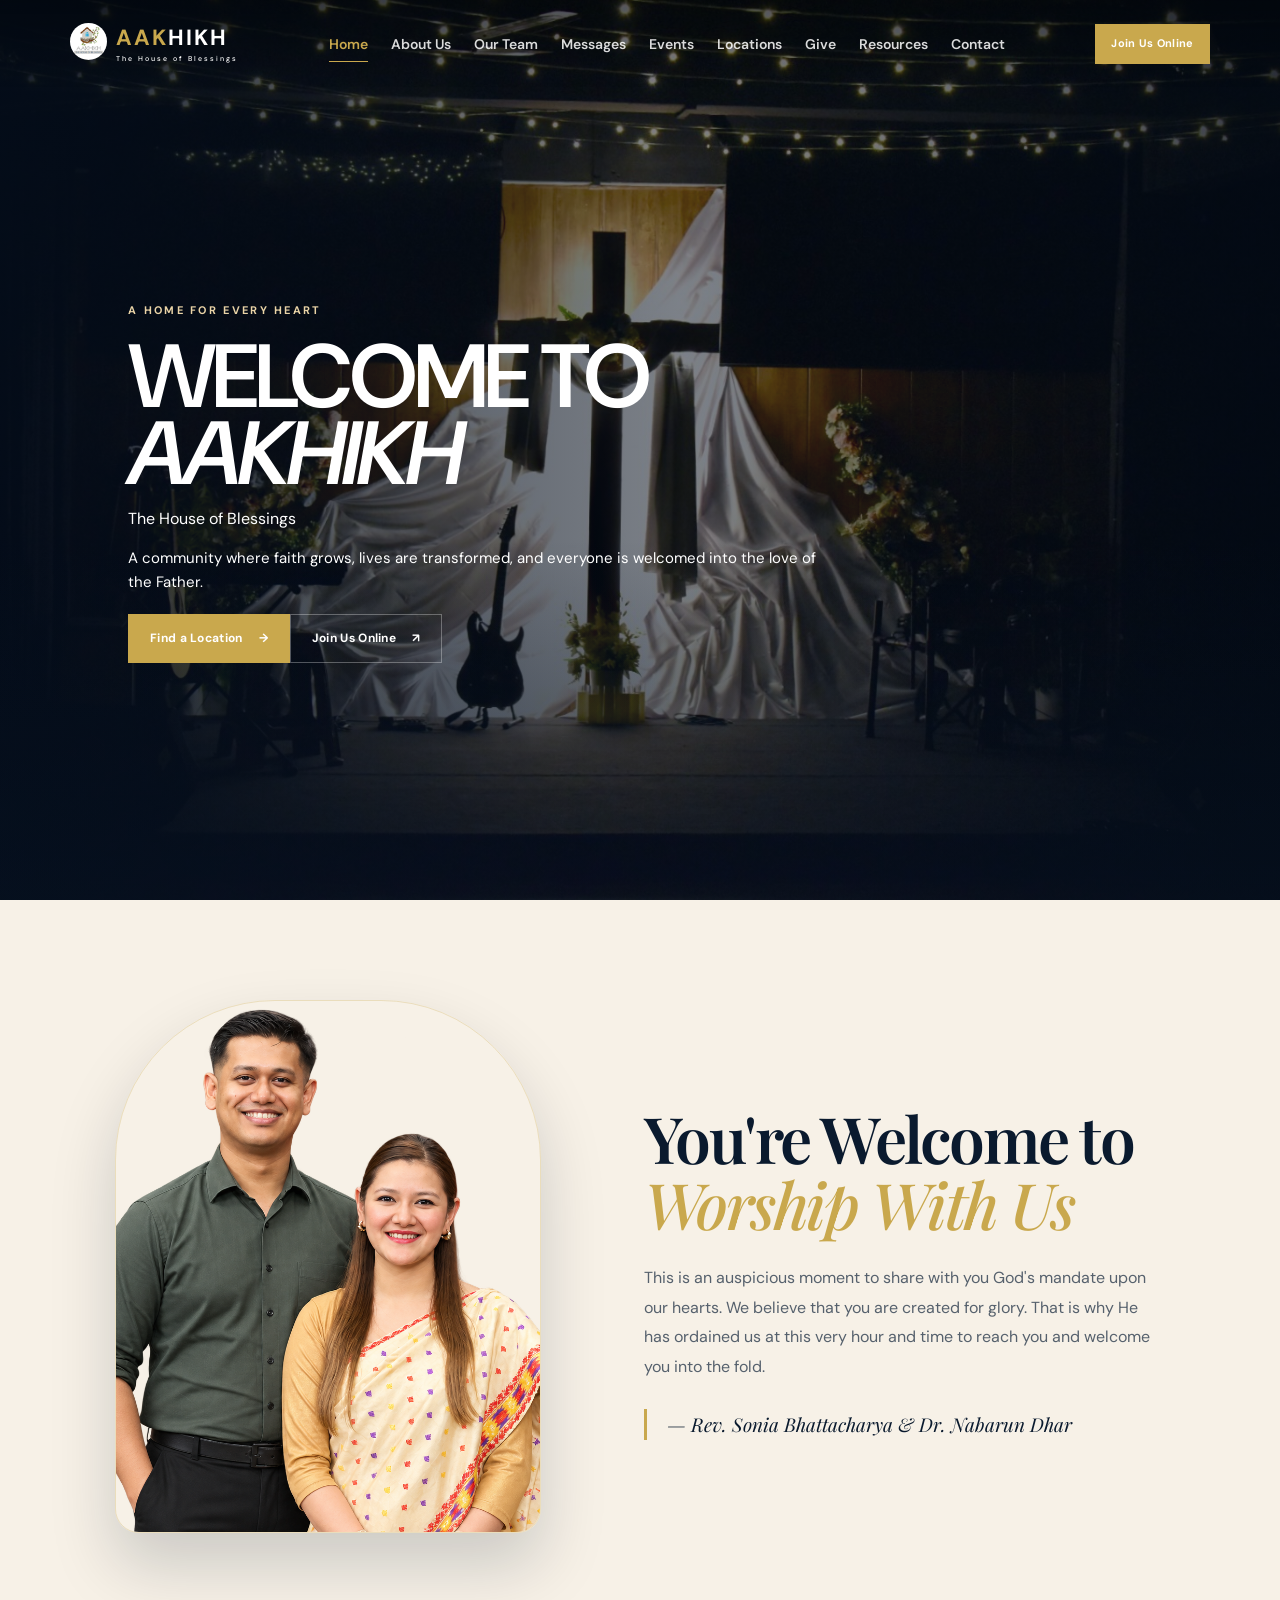
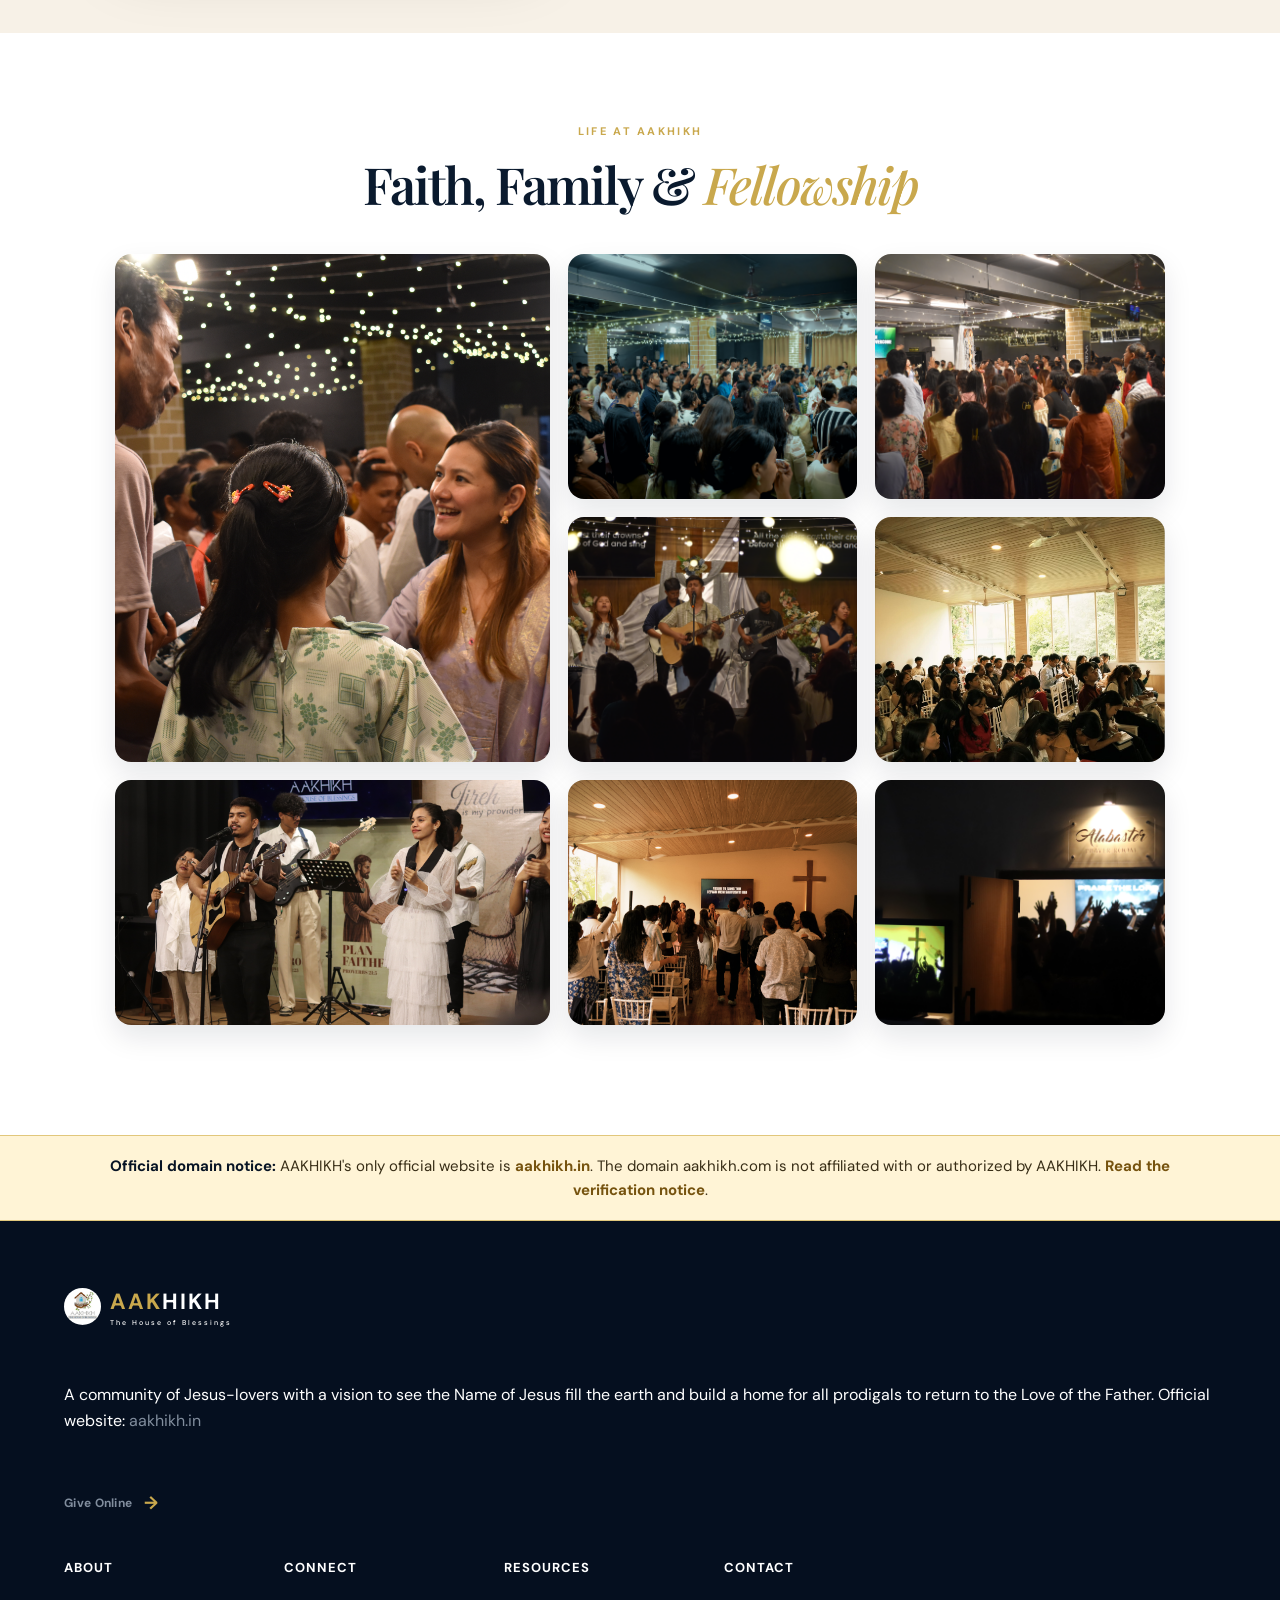
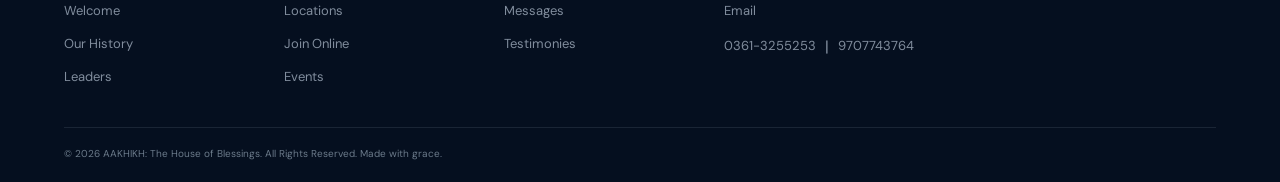
<file: index.html>
<!doctype html>
<html lang="en">
<head>
  <meta charset="UTF-8" />
  <meta name="viewport" content="width=device-width, initial-scale=1.0" />
  <meta name="description" content="Official website of AAKHIKH: The House of Blessings at aakhikh.in, a welcoming Christian community of faith, worship, and hope in Guwahati and Shillong." />
  <meta name="theme-color" content="#081528" />
  <meta name="robots" content="index, follow" />
  <link rel="canonical" href="https://aakhikh.in/" />
  
  <!-- Favicon / AAKHIKH Logo Assets -->
  <link rel="icon" type="image/jpeg" href="logo.jpg" />
  <link rel="apple-touch-icon" href="logo.jpg" />

  <title>AAKHIKH Official Website | The House of Blessings</title>

  <!-- Open Graph Metadata -->
  <meta property="og:title" content="AAKHIKH Official Website | The House of Blessings" />
  <meta property="og:description" content="Official website of AAKHIKH: The House of Blessings at aakhikh.in, a welcoming Christian community of faith, worship, and hope in Guwahati and Shillong." />
  <meta property="og:image" content="https://aakhikh.in/logo.jpg" />
  <meta property="og:url" content="https://aakhikh.in/" />
  <meta property="og:type" content="website" />
  <meta property="og:site_name" content="AAKHIKH" />
    <meta property="og:locale" content="en_IN" />

  <!-- Twitter Card Metadata -->
  <meta name="twitter:card" content="summary" />
  <meta name="twitter:title" content="AAKHIKH Official Website | The House of Blessings" />
  <meta name="twitter:description" content="Official website of AAKHIKH: The House of Blessings at aakhikh.in, a welcoming Christian community of faith, worship, and hope in Guwahati and Shillong." />
  <meta name="twitter:image" content="https://aakhikh.in/logo.jpg" />

  <!-- Google Search Console Verification Placeholder -->
  <!-- <meta name="google-site-verification" content="YOUR_GOOGLE_SEARCH_CONSOLE_VERIFICATION_CODE" /> -->

  <link rel="preconnect" href="https://fonts.googleapis.com"><link rel="preconnect" href="https://fonts.gstatic.com" crossorigin>
  <link href="https://fonts.googleapis.com/css2?family=DM+Sans:wght@400;500;600;700&family=Playfair+Display:ital,wght@0,500;0,600;0,700;1,500&display=swap" rel="stylesheet">
  <link rel="stylesheet" href="styles.css" />
  <style>
    .brand-with-logo{padding-left:46px}
    .brand-with-logo img{position:absolute;left:0;top:50%;transform:translateY(-57%);width:37px;height:37px;object-fit:contain;border-radius:50%}
    html,body{height:auto;overflow-y:auto;overflow-x:hidden}
    .hero{height:100svh;min-height:0}
    .hero-image{background-image:linear-gradient(90deg,rgba(4,14,29,.83),rgba(4,14,29,.48) 53%,rgba(4,14,29,.65)),url('bg.JPEG')}
    main>section:not(.hero):not(.welcome):not(.home-gallery):not(.leadership-section){display:none}
    .scroll-cue{display:block}
    .welcome{display:grid;grid-template-columns:minmax(320px,.9fr) minmax(360px,1.1fr);align-items:center;gap:clamp(50px,8vw,120px);min-height:720px;padding:100px 9%;overflow:hidden;background:#f7f1e7}
    .welcome-photo{position:relative;display:flex;align-items:center;justify-content:center}
    .welcome-photo:before{display:none}
    .welcome-photo img{display:block;width:min(100%,540px);aspect-ratio:4/5;object-fit:cover;object-position:center;border-radius:160px 160px 24px 24px;box-shadow:0 32px 65px rgba(8,20,37,.18);border:1px solid rgba(201,168,77,.28)}
    .welcome-copy{position:relative;z-index:1;max-width:610px}
    .welcome-copy h2{font:600 clamp(42px,5vw,68px)/1.03 var(--serif);letter-spacing:-2.5px;margin:12px 0 26px;color:var(--ink)}
    .welcome-copy h2 em{color:var(--gold);font-weight:500}
    .welcome-copy>p:not(.eyebrow){font-size:clamp(16px,1.25vw,19px);line-height:1.85;color:#56616d;margin:0 0 28px}
    .welcome-copy .signature{padding-left:20px;border-left:3px solid var(--gold);font-family:var(--serif);font-size:19px;font-style:italic;color:var(--ink)}
    .home-gallery{padding:90px 9% 110px;background:#fff}
    .home-gallery-heading{text-align:center;max-width:620px;margin:0 auto 42px}
    .home-gallery-heading h2{font:600 clamp(38px,4vw,58px)/1.05 var(--serif);letter-spacing:-2px;margin:10px 0 0;color:var(--ink)}
    .home-gallery-heading h2 em{color:var(--gold);font-weight:500}
    .home-gallery-grid{display:grid;grid-template-columns:1.2fr .8fr .8fr;grid-template-rows:repeat(3,245px);gap:18px;max-width:1200px;margin:0 auto}
    .home-gallery-grid img{width:100%;height:100%;object-fit:cover;border-radius:16px;box-shadow:0 12px 28px rgba(8,20,37,.1)}
    .home-gallery-grid img:first-child{grid-row:span 2}
    @media(max-height:900px) and (min-width:601px){
      .hero-content{margin-top:65px}
      .hero h1{font-size:clamp(52px,7vw,94px)}
      .hero-title{margin:14px 0}
      .hero-copy{margin:10px 0;font-size:15px}
      .button-row{margin-top:20px}
    }
    @media(max-width:600px){
      .hero-content{margin-top:52px}
      .hero h1{font-size:clamp(48px,16vw,72px)}
      .hero-copy{font-size:13px}
      .welcome{grid-template-columns:1fr;gap:42px;min-height:0;padding:70px 6% 60px}
      .welcome-photo{order:2}
      .welcome-photo img{width:min(100%,430px);max-height:none;border-radius:120px 120px 20px 20px}
      .welcome-copy{order:1}
      .welcome-copy h2{font-size:clamp(38px,12vw,52px);letter-spacing:-1.5px}
      .home-gallery{padding:70px 6%}
      .home-gallery-grid{grid-template-columns:1fr 1fr;grid-template-rows:none;grid-auto-rows:190px}
      .home-gallery-grid img:first-child{grid-column:auto;grid-row:auto}
    }
    .domain-notice{padding:18px 6%;background:#fff4d6;border-top:1px solid #e1c77c;border-bottom:1px solid #e1c77c;text-align:center;color:#382d16;font-size:15px;line-height:1.6}
    .domain-notice strong{color:#081425}
    .domain-notice a{color:#76530f;font-weight:700}

    /* Leadership section styling */
    .leadership-section {
      background: #081425;
      color: #fff;
      padding: 100px 9%;
      text-align: center;
    }
    .leadership-section .section-intro {
      margin-bottom: 60px;
    }
    .leadership-section h2 {
      font: 600 clamp(35px, 4vw, 55px)/1.1 var(--serif);
      letter-spacing: -1.5px;
      margin: 0 0 15px;
    }
    .leadership-section h2 em {
      color: var(--gold);
      font-style: italic;
    }
    .leadership-subtitle {
      color: #8892a2;
      font-size: 16px;
      max-width: 600px;
      margin: 0 auto;
    }
    .leadership-grid {
      display: grid;
      grid-template-columns: repeat(5, 1fr);
      gap: 25px;
      max-width: 1200px;
      margin: 0 auto;
    }
    .leader-card {
      background: rgba(255, 255, 255, 0.03);
      border: 1px solid rgba(255, 255, 255, 0.08);
      border-radius: 14px;
      overflow: hidden;
      transition: transform 0.3s ease, box-shadow 0.3s ease, border-color 0.3s ease;
    }
    .leader-card:hover {
      transform: translateY(-8px);
      border-color: rgba(201, 168, 77, 0.4);
      box-shadow: 0 15px 35px rgba(0, 0, 0, 0.4);
    }
    .leader-image {
      height: 260px;
      background-size: cover;
      background-position: center;
      position: relative;
    }
    .leader-info {
      padding: 20px 15px;
      background: linear-gradient(180deg, transparent, rgba(5, 15, 28, 0.95));
    }
    .leader-info h3 {
      font: 600 18px var(--sans);
      margin: 0 0 5px;
      color: #fff;
    }
    .leader-role {
      font-size: 12px;
      color: var(--gold);
      font-weight: 600;
      text-transform: uppercase;
      letter-spacing: 1px;
      margin: 0;
    }
    @media (max-width: 1024px) {
      .leadership-grid {
        grid-template-columns: repeat(3, 1fr);
      }
    }
    @media (max-width: 768px) {
      .leadership-grid {
        grid-template-columns: repeat(2, 1fr);
      }
      .leadership-section {
        padding: 80px 6%;
      }
    }
    @media (max-width: 480px) {
      .leadership-grid {
        grid-template-columns: 1fr;
      }
      .leader-image {
        height: 300px;
      }
    }
  </style>
  
  <!-- Google Site Name Branding Structured Data -->
  <script type="application/ld+json">
  {
    "@context": "https://schema.org",
    "@type": "WebSite",
    "@id": "https://aakhikh.in/#website",
    "name": "AAKHIKH",
    "alternateName": "AAKHIKH: The House of Blessings",
    "url": "https://aakhikh.in/",
    "inLanguage": "en-IN",
    "publisher": {
      "@id": "https://aakhikh.in/#organization"
    }
  }
  </script>

  <!-- Organization Structured Data -->
  <script type="application/ld+json">
  {
    "@context": "https://schema.org",
    "@type": ["Organization", "ReligiousOrganization"],
    "@id": "https://aakhikh.in/#organization",
    "name": "AAKHIKH",
    "alternateName": "AAKHIKH: The House of Blessings",
    "url": "https://aakhikh.in/",
    "logo": {
      "@type": "ImageObject",
      "url": "https://aakhikh.in/logo.jpg"
    },
    "image": "https://aakhikh.in/bg.JPEG",
    "description": "Official website of AAKHIKH: The House of Blessings at aakhikh.in, a welcoming community of faith, worship, and hope in Guwahati and Shillong.",
    "email": "blessingsaakhikh@gmail.com",
    "telephone": ["+91-361-3255253", "+91-9707743764"],
    "address": [
      {
        "@type": "PostalAddress",
        "streetAddress": "Bhuyan Mansion, 3rd Floor, Near UCO Bank, Guwahati Club",
        "addressLocality": "Guwahati",
        "addressRegion": "Assam",
        "addressCountry": "IN"
      },
      {
        "@type": "PostalAddress",
        "streetAddress": "Alabaster Prayer Room, HV7X+5C7, Motinagar, Nongthymmai",
        "addressLocality": "Shillong",
        "addressRegion": "Meghalaya",
        "postalCode": "793014",
        "addressCountry": "IN"
      }
    ],
    "contactPoint": {
      "@type": "ContactPoint",
      "telephone": "+91-9707743764",
      "email": "blessingsaakhikh@gmail.com",
      "contactType": "general inquiries",
      "areaServed": "IN",
      "availableLanguage": ["English", "Assamese"]
    },
    "sameAs": [
      "https://www.youtube.com/@Aakhikh_The_House_of_Blessings/videos",
      "https://www.facebook.com/aakhikh/",
      "https://www.instagram.com/aakhikh_the_house_of_blessings/?hl=en"
    ]
  }
  </script>
</head>
<body>
  <header class="site-header" id="top">
    <a class="brand brand-with-logo" href="#top" aria-label="AAKHIKH home"><img src="logo.jpg" alt="AAKHIKH logo"><span>AAK</span>HIKH<small>The House of Blessings</small></a>
    <nav class="desktop-nav" aria-label="Primary navigation"><a href="index.html">Home</a><a href="about.html">About Us</a><a href="team.html">Our Team</a><a href="messages.html">Messages</a><a href="events.html">Events</a><a href="locations.html">Locations</a><a href="donate.html">Give</a><a href="resources.html">Resources</a><a href="contact.html">Contact</a></nav>
    <div class="nav-actions"><a class="button button-small" href="online.html">Join Us Online</a></div>
    <button class="menu-button" aria-label="Open menu" aria-expanded="false"><span></span><span></span></button>
  </header>
  <div class="mobile-menu" aria-hidden="true"><button class="close-menu" aria-label="Close menu">×</button><a href="index.html">Home</a><a href="about.html">About Us</a><a href="team.html">Our Team</a><a href="messages.html">Messages</a><a href="events.html">Events</a><a href="locations.html">Locations</a><a href="donate.html">Give</a><a href="resources.html">Resources</a><a href="contact.html">Contact</a><a class="button" href="online.html">Join Us Online</a></div>

  <main>
    <section class="hero">
      <div class="hero-image"></div><div class="hero-glow glow-one"></div><div class="hero-glow glow-two"></div>
      <div class="hero-content"><p class="eyebrow light">A home for every heart</p><h1>WELCOME TO<br><em>AAKHIKH</em></h1><p class="hero-title">The House of Blessings</p><p class="hero-copy">A community where faith grows, lives are transformed, and everyone is welcomed into the love of the Father.</p><div class="button-row"><a href="locations.html" class="button">Find a Location <b>→</b></a><a href="online.html" class="button button-ghost">Join Us Online <b>↗</b></a></div></div>
      <a class="scroll-cue" href="#welcome"><span></span>SCROLL TO EXPLORE</a>
    </section>

    <section class="welcome section" id="welcome"><div class="welcome-photo"><img src="welcome new.png" alt="Rev. Sonia Bhattacharya and Dr. Nabarun Dhar" loading="lazy"></div><div class="welcome-copy"><h2>You're Welcome to<br><em>Worship With Us</em></h2><p>This is an auspicious moment to share with you God's mandate upon our hearts. We believe that you are created for glory. That is why He has ordained us at this very hour and time to reach you and welcome you into the fold.</p><div class="signature">— Rev. Sonia Bhattacharya &amp; Dr. Nabarun Dhar</div></div></section>

    <section class="home-gallery section" aria-labelledby="home-gallery-title">
      <div class="home-gallery-heading"><p class="eyebrow">Life at AAKHIKH</p><h2 id="home-gallery-title">Faith, Family &amp; <em>Fellowship</em></h2></div>
      <div class="home-gallery-grid">
        <img src="a2.JPEG" alt="Life and fellowship at AAKHIKH" loading="lazy">
        <img src="a3.JPEG" alt="AAKHIKH community gathering" loading="lazy">
        <img src="s5.jpeg" alt="Worship and fellowship at AAKHIKH" loading="lazy">
        <img src="a5.JPEG" alt="AAKHIKH church family" loading="lazy">
        <img src="s1.PNG" alt="AAKHIKH fellowship and community" loading="lazy">
        <img src="s2.jpeg" alt="Congregation gathered at AAKHIKH" loading="lazy">
        <img src="s3.JPEG" alt="AAKHIKH worship team" loading="lazy">
        <img src="s4.JPEG" alt="Worship service at AAKHIKH" loading="lazy">
      </div>
    </section>

    <section class="about section" id="about"><div class="section-intro centered"><p class="eyebrow">Who we are</p><h2>A Home for Every <em>Prodigal</em></h2><p>AAKHIKH is a community of Jesus-lovers: a welcoming spiritual home where you can encounter His love, grow in His Word, and find people to walk with.</p></div><div class="feature-grid"><article><div class="icon">✦</div><h3>Faith</h3><p>Growing together in faith, in grace, and in the transforming truth of the Word.</p></article><article><div class="icon">◌</div><h3>Community</h3><p>Building meaningful relationships and carrying one another through every season.</p></article><article><div class="icon">⌁</div><h3>Purpose</h3><p>Living out God's purpose and sharing His compassionate love with the world.</p></article></div></section>

    <section class="pastors section dark" id="pastors"><div class="pastors-head"><p class="eyebrow light">Our leadership</p><h2>Meet Our <em>Leaders</em></h2><p>Faithful servants with a heart to see lives touched by the love of Jesus.</p></div><div class="pastor-grid"><article class="pastor sonia"><div class="pastor-overlay"><p>Lead Pastor</p><h3>Rev. Sonia<br>Bhattacharya</h3></div></article><article class="pastor nabarun"><div class="pastor-overlay"><h3>Nabarun<br>Dhar</h3></div></article></div><p class="placeholder-note">Portraits and biographies can be updated from your media library.</p></section>

    <section class="messages section" id="messages"><div class="section-heading"><div><p class="eyebrow">Worship experience</p><h2>Messages That <em>Inspire</em></h2></div><a class="text-link" href="#resources">Watch More Messages <b>→</b></a></div><div class="message-grid"><article class="message-card"><div class="video-thumb thumb-one"><button aria-label="Play message">▶</button><span>NEW MESSAGE</span></div><p class="meta">SUNDAY SERVICE · AAKHIKH</p><h3>Learn from Him</h3><p>Words that point us back to the heart of the Father.</p></article><article class="message-card"><div class="video-thumb thumb-two"><button aria-label="Play message">▶</button></div><p class="meta">WORSHIP · AAKHIKH</p><h3>In His Presence</h3><p>A moment of worship, prayer, and renewed hope.</p></article><article class="message-card"><div class="video-thumb thumb-three"><button aria-label="Play message">▶</button></div><p class="meta">SUNDAY SERVICE · AAKHIKH</p><h3>Created for Glory</h3><p>Discover the purpose and promise spoken over your life.</p></article></div></section>

    <section class="giving section" id="giving"><div class="giving-copy"><p class="eyebrow">Giving</p><h2>Give &amp; Be Part of<br><em>His Work</em></h2><p>Your generosity helps us serve our community, spread the message of hope, support ministry initiatives, and create a welcoming home where lives can be touched and transformed.</p><div class="secure"><span>✓</span> A simple, secure way to give</div></div><div class="donation-card"><div class="give-toggle"><button class="active">One-Time</button><button>Monthly</button></div><p class="donation-label">Choose an amount</p><div class="amounts"><button>₹500</button><button>₹1,000</button><button>₹2,500</button><button>₹5,000</button><button>₹10,000</button><button>Custom</button></div><label class="amount-input"><span>₹</span><input type="number" placeholder="Enter custom amount" aria-label="Donation amount"></label><button class="button donate-button">Give Now <b>→</b></button><p class="legal">All donations are subject to applicable laws and regulations.</p><div class="payment-links"><a href="#contact">UPI Donation <b>↗</b></a><a href="#contact">Bank Transfer <b>↗</b></a></div></div></section>

    <section class="locations section" id="locations"><div class="section-intro centered"><p class="eyebrow">Come visit</p><h2>Find AAKHIKH <em>Near You</em></h2></div><div class="location-switch" role="tablist"><button class="active" role="tab" data-location="guwahati">Guwahati</button><button role="tab" data-location="shillong">Shillong</button></div><div class="location-view"><div class="map-panel"><div class="map-pin">✦</div><p>GUWAHATI, ASSAM</p><span>Map integration ready</span></div><div class="location-details"><p class="eyebrow">Your local home</p><h3 id="location-title">AAKHIKH: The House of Blessings</h3><p id="location-address">Bhuyan Mansion, 3rd Floor<br>Near UCO Bank, Guwahati Club<br>Guwahati, Assam, India</p><div class="schedule"><span>Service schedule</span><strong id="location-time">Sunday Assamese Service · 9:00 AM<br>Sunday English Service · 12:00 PM<br>Rhema Bible Study · 1st &amp; 3rd Thursday, 7:00 PM<br>Care Groups · 2nd &amp; 4th Thursday, 7:00 PM<br>Prayer &amp; Fasting · Saturday, 9:00 AM</strong></div><div class="button-row"><a class="button" href="https://www.google.com/maps/search/?api=1&query=Bhuyan+Mansion+Guwahati" target="_blank" rel="noreferrer" id="directions">Get Directions</a><a class="button button-outline" href="#contact">Contact Us</a></div></div></div></section>

    <section class="sunday section"><div><p class="eyebrow light">Every Sunday</p><h2>Worship With Us</h2><p class="sunday-time">9:00 AM <span>·</span> Assamese<br>12:00 PM <span>·</span> English</p></div><div><p>Aakhikh: The House of Blessings is a home for all prodigals to return back to the Love of the Father. We would love you to be a part of us.</p><div class="button-row"><a class="button light-button" href="#locations">Get Directions</a><a class="button button-ghost white" href="#online">Join Us Online</a></div></div></section>

    <section class="events section" id="events"><div class="section-heading"><div><p class="eyebrow">Gather together</p><h2>Upcoming <em>Events</em></h2></div><p>Join us as we celebrate, worship, and grow together.</p></div><article class="event-feature"><div class="event-date"><span>COMING</span><strong>UP</strong></div><div class="event-image"></div><div class="event-info"><p class="meta">AAKHIKH WORSHIP CENTER · GUWAHATI</p><h3>AAKHIKH'S 1st Anniversary Celebration</h3><p>One Year of Glory! Join us as we celebrate God's faithfulness at Aakhikh's 1st Anniversary. A night of worship, word, and fresh anointing awaits.</p><a class="text-link" href="#contact">More Details <b>→</b></a></div></article></section>

    <section class="online section" id="online"><p class="eyebrow">Wherever you are</p><h2>Can't Join Us<br><em>In Person?</em></h2><p>Stay connected wherever you are.</p><div class="button-row centered-row"><a class="button" href="#messages">Watch Live</a><a class="button button-outline" href="https://www.youtube.com/@Aakhikh_The_House_of_Blessings/videos" target="_blank" rel="noopener noreferrer">YouTube ↗</a><a class="button button-outline" href="#contact">Facebook</a></div><p class="placeholder-note">Social links are ready to be connected.</p></section>

    <section class="resources section" id="resources"><div class="resources-card"><div><p class="eyebrow light">Stay in the word</p><h2>Resources for<br><em>Every Day</em></h2></div><div class="resource-list"><a href="#messages">Sermons <b>→</b></a><a href="#messages">Bible Study <b>→</b></a><a href="#messages">Daily Bread <b>→</b></a><a href="#messages">Prayer Resources <b>→</b></a></div></div></section>

    <section class="newsletter section"><div><p class="eyebrow">Stay connected</p><h2>Good news belongs<br>in your <em>inbox.</em></h2></div><form class="newsletter-form" novalidate><label for="newsletter-email" class="sr-only">Your email</label><input id="newsletter-email" type="email" placeholder="Your email address" required><button class="button" type="submit">Subscribe <b>→</b></button><p class="form-message" aria-live="polite"></p></form></section>

    <!-- <section class="leadership-section section dark" id="leadership">
      <div class="section-intro centered">
        <p class="eyebrow light">Our Team</p>
        <h2>Meet Our <em>Leadership</em></h2>
        <p class="leadership-subtitle">Faithful leaders serving the community with grace and devotion.</p>
      </div>
      <div class="leadership-grid">
        <div class="leader-card">
          <div class="leader-image" style="background-image: url('IMG_2320.JPEG');"></div>
          <div class="leader-info">
            <h3>Pastor Nayan</h3>
            <p class="leader-role">Pastor</p>
          </div>
        </div>
        <div class="leader-card">
          <div class="leader-image" style="background-image: url('IMG_2321.JPEG');"></div>
          <div class="leader-info">
            <h3>Elder Rasmi</h3>
            <p class="leader-role">Elder</p>
          </div>
        </div>
        <div class="leader-card">
          <div class="leader-image" style="background-image: url('IMG_2322 (1).JPEG');"></div>
          <div class="leader-info">
            <h3>Wanshai</h3>
            <p class="leader-role">Leader</p>
          </div>
        </div>
        <div class="leader-card">
          <div class="leader-image" style="background-image: url('IMG_2323 (1).JPEG');"></div>
          <div class="leader-info">
            <h3>DCN Jo</h3>
            <p class="leader-role">Deacon</p>
          </div>
        </div>
        <div class="leader-card">
          <div class="leader-image" style="background-image: url('IMG_2324.JPEG');"></div>
          <div class="leader-info">
            <h3>DCN Kriti</h3>
            <p class="leader-role">Deacon</p>
          </div>
        </div>
      </div>
    </section> -->
  </main>
  <aside class="domain-notice" aria-label="Official domain notice"><strong>Official domain notice:</strong> AAKHIKH's only official website is <a href="https://aakhikh.in/">aakhikh.in</a>. The domain aakhikh.com is not affiliated with or authorized by AAKHIKH. <a href="official.html">Read the verification notice</a>.</aside>
  <footer><div class="footer-top"><a class="brand" href="index.html" aria-label="AAKHIKH home"><span>AAK</span>HIKH<small>The House of Blessings</small></a><p>A community of Jesus-lovers with a vision to see the Name of Jesus fill the earth and build a home for all prodigals to return to the Love of the Father. Official website: <a href="https://aakhikh.in/">aakhikh.in</a></p><a class="text-link gold" href="donate.html">Give Online <b>→</b></a></div><div class="footer-links"><div><h4>About</h4><a href="about.html">Welcome</a><a href="about.html#our-story">Our History</a><a href="team.html">Leaders</a></div><div><h4>Connect</h4><a href="locations.html">Locations</a><a href="online.html">Join Online</a><a href="events.html">Events</a></div><div><h4>Resources</h4><a href="messages.html">Messages</a><a href="testimonials.html">Testimonies</a></div><div><h4>Contact</h4><a href="mailto:blessingsaakhikh@gmail.com">Email</a><span class="contact-numbers"><a href="tel:+913613255253">0361-3255253</a><span aria-hidden="true">|</span><a href="tel:+919707743764">9707743764</a></span></div></div><div class="copyright">© 2026 AAKHIKH: The House of Blessings. All Rights Reserved. <span>Made with grace.</span></div></footer>
  <script src="script.js"></script>
</body></html>
</file>
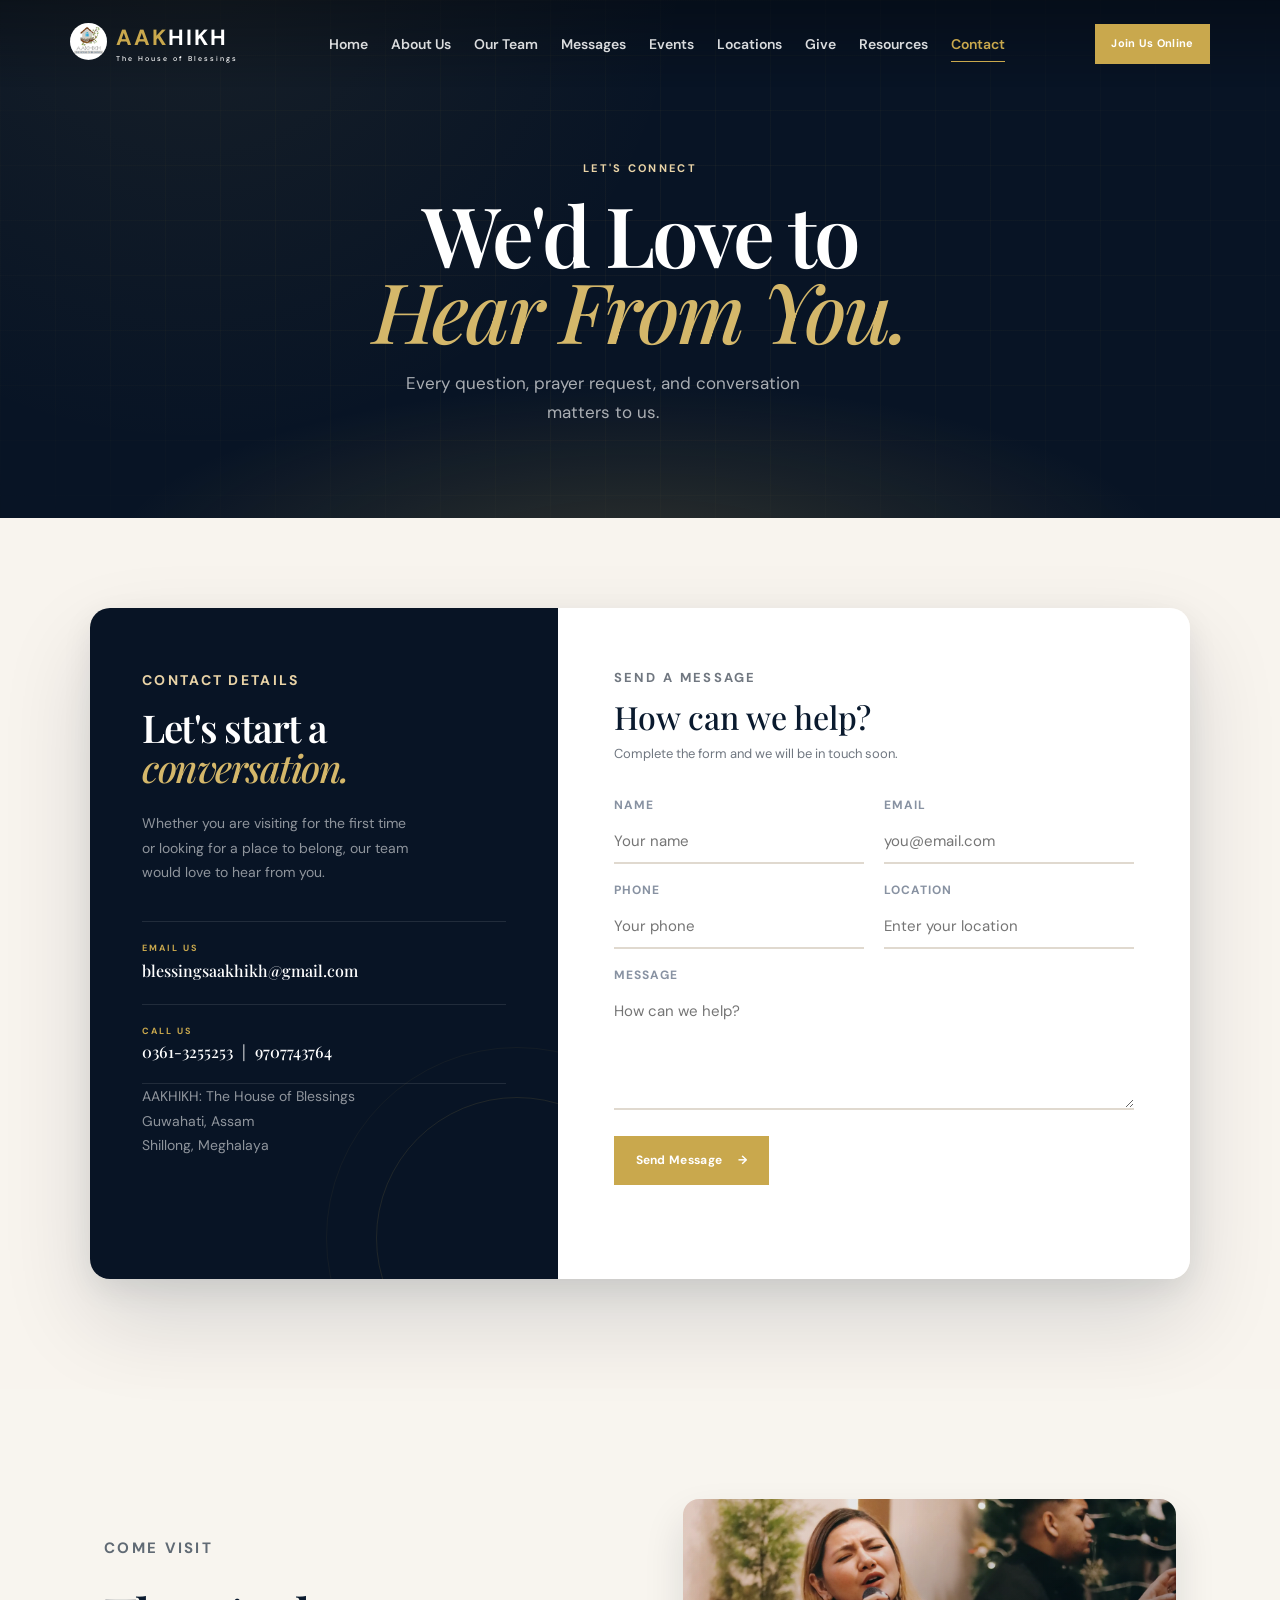
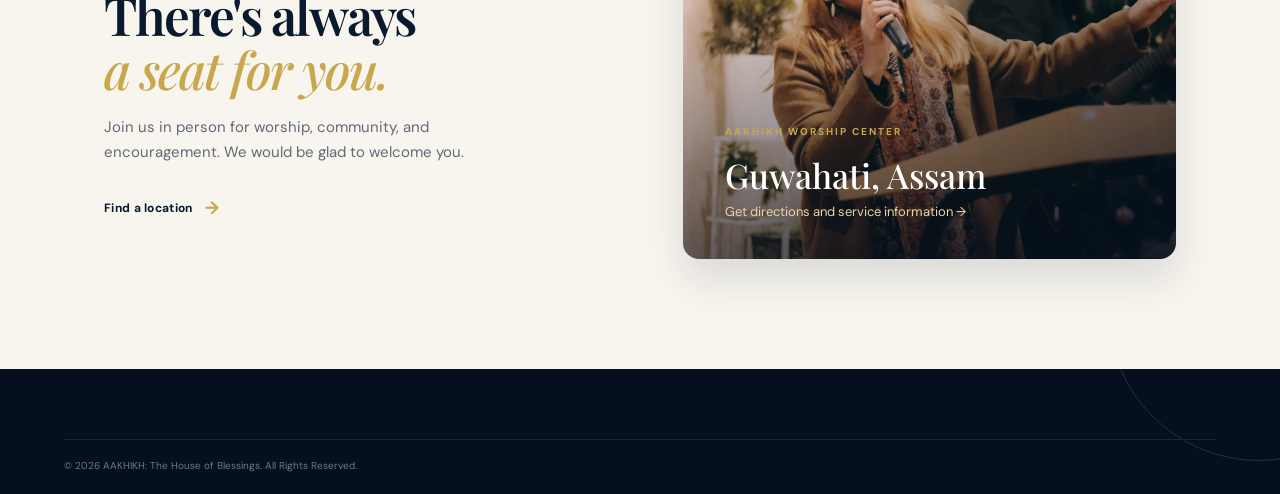
<file: contact.html>
<!doctype html>
<html lang="en">
<head>
  <meta charset="UTF-8">
  <meta name="viewport" content="width=device-width,initial-scale=1">
  <meta name="description" content="Contact AAKHIKH, The House of Blessings. Reach our team for prayer, church information, locations, services, and community support." />
  <meta name="robots" content="index, follow" />
  <link rel="canonical" href="https://aakhikh.in/contact.html" />

  <!-- Favicon / AAKHIKH Logo Assets -->
  <link rel="icon" type="image/jpeg" href="logo.jpg" />
  <link rel="apple-touch-icon" href="logo.jpg" />

  <title>Contact AAKHIKH | The House of Blessings</title>

  <!-- Open Graph Metadata -->
  <meta property="og:title" content="Contact AAKHIKH | The House of Blessings" />
  <meta property="og:description" content="Contact AAKHIKH, The House of Blessings. Reach our team for prayer, church information, locations, services, and community support." />
  <meta property="og:image" content="https://aakhikh.in/logo.jpg" />
  <meta property="og:url" content="https://aakhikh.in/contact.html" />
  <meta property="og:type" content="website" />
  <meta property="og:site_name" content="AAKHIKH" />
    <meta property="og:locale" content="en_IN" />

  <!-- Twitter Card Metadata -->
  <meta name="twitter:card" content="summary" />
  <meta name="twitter:title" content="Contact AAKHIKH | The House of Blessings" />
  <meta name="twitter:description" content="Contact AAKHIKH, The House of Blessings. Reach our team for prayer, church information, locations, services, and community support." />
  <meta name="twitter:image" content="https://aakhikh.in/logo.jpg" />

  <!-- Google Search Console Verification Placeholder -->
  <!-- <meta name="google-site-verification" content="YOUR_GOOGLE_SEARCH_CONSOLE_VERIFICATION_CODE" /> -->

  <link rel="preconnect" href="https://fonts.googleapis.com">
  <link rel="preconnect" href="https://fonts.gstatic.com" crossorigin>
  <link href="https://fonts.googleapis.com/css2?family=DM+Sans:ital,opsz,wght@0,9..40,300;0,9..40,400;0,9..40,500;0,9..40,600;0,9..40,700;1,9..40,400&family=Playfair+Display:ital,wght@0,500;0,600;0,700;1,500;1,600&display=swap" rel="stylesheet">
  <link rel="stylesheet" href="styles.css">
  <style>
    /* ── CONTACT HERO ─────────────────────────────────── */
    .contact-hero {
      position: relative;
      min-height: 52vh;
      display: flex;
      flex-direction: column;
      align-items: center;
      justify-content: center;
      text-align: center;
      padding: 160px 8% 90px;
      color: #fff;
      overflow: hidden;
      isolation: isolate;
      background: var(--night);
    }

    .contact-hero::before {
      content: '';
      position: absolute;
      inset: 0;
      z-index: 0;
      background:
        radial-gradient(ellipse 70% 60% at 50% 110%, rgba(201,168,77,.2), transparent 60%),
        radial-gradient(circle 500px at 15% -10%, rgba(201,168,77,.08), transparent);
    }

    /* Grid overlay */
    .contact-hero::after {
      content: '';
      position: absolute;
      inset: 0;
      z-index: 0;
      background-image:
        linear-gradient(rgba(201,168,77,.05) 1px, transparent 1px),
        linear-gradient(90deg, rgba(201,168,77,.05) 1px, transparent 1px);
      background-size: 55px 55px;
      mask-image: radial-gradient(ellipse 75% 75% at 50% 50%, black 20%, transparent 100%);
    }

    .contact-hero-inner {
      position: relative;
      z-index: 1;
      max-width: 640px;
    }

    .contact-hero h1 {
      font: 600 clamp(48px,6.5vw,88px)/.92 var(--serif);
      letter-spacing: -3px;
      margin: 0 0 20px;
    }

    .contact-hero h1 em { color: #d4b76a; font-style: italic; font-weight: 500; }

    .contact-hero-sub {
      color: rgba(255,255,255,.65);
      font-size: clamp(15px,1.5vw,17px);
      line-height: 1.75;
      margin: 0;
      max-width: 460px;
    }

    /* ── CONTACT SECTION ──────────────────────────────── */
    .contact-body {
      padding: 90px 5% 110px;
      background: #f8f4ee;
    }

    .contact-panel {
      display: grid;
      grid-template-columns: .85fr 1.15fr;
      gap: 0;
      max-width: 1100px;
      margin: 0 auto;
      border-radius: 20px;
      overflow: hidden;
      box-shadow: 0 40px 90px rgba(8,22,41,.14), 0 10px 30px rgba(8,22,41,.08);
    }

    /* Dark sidebar */
    .contact-details {
      padding: 60px 52px;
      background: var(--night);
      color: #fff;
      position: relative;
      overflow: hidden;
    }

    .contact-details::before {
      content: '';
      position: absolute;
      bottom: -100px; right: -100px;
      width: 280px; height: 280px;
      border: 1px solid rgba(201,168,77,.12);
      border-radius: 50%;
    }

    .contact-details::after {
      content: '';
      position: absolute;
      bottom: -150px; right: -150px;
      width: 380px; height: 380px;
      border: 1px solid rgba(201,168,77,.06);
      border-radius: 50%;
    }

    .contact-details .eyebrow.light { margin-bottom: 14px; }

    .contact-details h2 {
      font: 600 clamp(30px,3vw,46px)/1.05 var(--serif);
      letter-spacing: -1.5px;
      margin: 0 0 24px;
      color: #fff;
    }

    .contact-details h2 em { color: #d4b76a; font-style: italic; }

    .contact-details > p {
      color: rgba(255,255,255,.55);
      font-size: 14px;
      line-height: 1.75;
      margin: 0 0 36px;
      max-width: 280px;
    }

    .contact-methods { border-top: 1px solid rgba(255,255,255,.1); }

    .contact-method {
      display: block;
      padding: 20px 0;
      border-bottom: 1px solid rgba(255,255,255,.1);
      text-decoration: none;
      transition: padding-left .2s;
    }

    .contact-method:hover { padding-left: 6px; }

    .contact-method span {
      display: block;
      color: var(--gold);
      font: 700 9px var(--sans);
      letter-spacing: 2px;
      text-transform: uppercase;
      margin-bottom: 5px;
    }

    .contact-method strong {
      font: 500 16px/1.3 var(--serif);
      color: #fff;
      word-break: break-all;
    }

    .contact-phone-numbers {
      display: flex;
      align-items: center;
      gap: 9px;
      white-space: nowrap;
    }

    .contact-phone-numbers a { color: inherit; }
    .contact-phone-numbers i { font-style: normal; }

    .contact-location-tag {
      color: rgba(255,255,255,.35);
      font-size: 13px;
      line-height: 1.8;
      margin: 28px 0 0;
      position: relative;
      z-index: 1;
    }

    /* Form side */
    .contact-form-wrap {
      padding: 60px 56px;
      background: #fff;
    }

    .contact-form-wrap .eyebrow { margin-bottom: 10px; }

    .contact-form-wrap h3 {
      font: 500 clamp(28px,2.5vw,40px)/1.1 var(--serif);
      margin: 0 0 10px;
    }

    .contact-form-wrap > p {
      color: #707780;
      font-size: 13px;
      margin: 0 0 32px;
    }

    .contact-form label {
      display: grid;
      gap: 7px;
      font: 700 11px var(--sans);
      letter-spacing: 1px;
      text-transform: uppercase;
      color: #8892a2;
      margin-bottom: 22px;
    }

    .contact-form input,
    .contact-form textarea,
    .contact-form select {
      color: var(--ink);
      border: none;
      border-bottom: 2px solid #e0d9cf;
      padding: 11px 0;
      font: 400 15px var(--sans);
      background: transparent;
      transition: border-color .2s;
      width: 100%;
    }

    .contact-form input:focus,
    .contact-form textarea:focus,
    .contact-form select:focus {
      outline: none;
      border-color: var(--gold);
    }

    .contact-form textarea { min-height: 120px; resize: vertical; }

    .contact-form select {
      appearance: none;
      cursor: pointer;
      background: url('data:image/svg+xml;charset=US-ASCII,%3Csvg xmlns="http://www.w3.org/2000/svg" width="12" height="12"%3E%3Cpath fill="%2377808b" d="M6 8L1 3h10z"/%3E%3C/svg%3E') right 4px center/10px no-repeat;
    }

    .input-row { display: grid; grid-template-columns: 1fr 1fr; gap: 24px; }

    .contact-form .button { margin-top: 8px; }

    .form-message { min-height: 20px; font-size: 13px; margin: 14px 0 0; }

    /* ── VISIT SECTION ────────────────────────────────── */
    .visit-section {
      padding: 110px 5%;
      display: grid;
      grid-template-columns: 1fr 1fr;
      gap: 8%;
      align-items: center;
      max-width: 1200px;
      margin: 0 auto;
    }

    .visit-copy h2 {
      font: 600 clamp(34px,4vw,56px)/1.05 var(--serif);
      letter-spacing: -2px;
      margin: 0 0 18px;
    }

    .visit-copy > p {
      color: #606a74;
      max-width: 420px;
      font-size: 15px;
      line-height: 1.7;
      margin: 0 0 28px;
    }

    .visit-card {
      display: flex;
      flex-direction: column;
      justify-content: flex-end;
      min-height: 360px;
      padding: 36px 42px;
      position: relative;
      overflow: hidden;
      border-radius: 16px;
      background:
        linear-gradient(160deg, rgba(5,15,28,.08) 20%, rgba(5,15,28,.92)),
        url('1 (1.webp') center/cover;
      text-decoration: none;
      box-shadow: 0 30px 70px rgba(8,22,41,.15);
      transition: transform .3s ease, box-shadow .3s ease;
    }

    .visit-card:hover { transform: translateY(-6px); box-shadow: 0 40px 80px rgba(8,22,41,.22); }

    .visit-card > * { position: relative; z-index: 1; }

    .visit-card-tag {
      font: 700 10px var(--sans);
      letter-spacing: 2px;
      text-transform: uppercase;
      color: var(--gold);
      margin-bottom: 10px;
    }

    .visit-card h3 {
      font: 500 36px var(--serif);
      color: #fff;
      margin: 4px 0 10px;
    }

    .visit-card span {
      color: rgba(255,255,255,.55);
      font-size: 13px;
    }

    /* ── RESPONSIVE ───────────────────────────────────── */
    @media (max-width: 960px) {
      .contact-panel { grid-template-columns: 1fr; }
      .contact-details { padding: 50px 44px; }
      .contact-form-wrap { padding: 50px 44px; }
      .visit-section { grid-template-columns: 1fr; padding: 80px 6%; gap: 50px; }
    }

    @media (max-width: 640px) {
      .contact-hero { padding: 135px 6% 75px; }
      .contact-body { padding: 60px 5% 80px; }
      .contact-details, .contact-form-wrap { padding: 40px 28px; }
      .input-row { grid-template-columns: 1fr; gap: 0; }
    }
  </style>

  <script type="application/ld+json">
{
    "isPartOf":  {
                     "url":  "https://aakhikh.in/",
                     "name":  "AAKHIKH",
                     "@type":  "WebSite"
                 },
    "name":  "Contact AAKHIKH | The House of Blessings",
    "publisher":  {
                      "@id":  "https://aakhikh.in/#organization"
                  },
    "@context":  "https://schema.org",
    "description":  "Contact AAKHIKH, The House of Blessings. Reach our team for prayer, church information, locations, services, and community support.",
    "@type":  "WebPage",
    "url":  "https://aakhikh.in/contact.html"
}
  </script>
</head>
<body>
  <header class="site-header scrolled">
    <a class="brand" href="index.html"><span>AAK</span>HIKH<small>The House of Blessings</small></a>
    <nav class="desktop-nav" aria-label="Primary navigation">
      <a href="index.html">Home</a>
      <a href="about.html">About Us</a>
      <a href="messages.html">Messages</a>
      <a href="events.html">Events</a>
      <a href="locations.html">Locations</a>
      <a href="donate.html">Give</a>
      <a href="resources.html">Resources</a>
      <a href="contact.html">Contact</a>
    </nav>
    <div class="nav-actions"><a class="button button-small" href="online.html">Join Us Online</a></div>
    <button class="menu-button" aria-label="Open menu" aria-expanded="false"><span></span><span></span></button>
  </header>
  <div class="mobile-menu" aria-hidden="true">
    <button class="close-menu" aria-label="Close menu">&times;</button>
    <a href="index.html">Home</a><a href="about.html">About Us</a><a href="messages.html">Messages</a>
    <a href="events.html">Events</a><a href="locations.html">Locations</a><a href="donate.html">Give</a>
    <a href="resources.html">Resources</a><a href="contact.html">Contact</a>
    <a class="button" href="online.html">Join Us Online</a>
  </div>

  <main>
    <!-- HERO -->
    <section class="contact-hero">
      <div class="contact-hero-inner">
        <p class="eyebrow light">Let's connect</p>
        <h1>We'd Love to<br><em>Hear From You.</em></h1>
        <p class="contact-hero-sub">Every question, prayer request, and conversation matters to us.</p>
      </div>
    </section>

    <!-- CONTACT FORM -->
    <section class="contact-body">
      <div class="contact-panel">
        <aside class="contact-details">
          <p class="eyebrow light">Contact details</p>
          <h2>Let's start a<br><em>conversation.</em></h2>
          <p>Whether you are visiting for the first time or looking for a place to belong, our team would love to hear from you.</p>
          <div class="contact-methods">
            <a class="contact-method" href="mailto:blessingsaakhikh@gmail.com">
              <span>Email us</span>
              <strong>blessingsaakhikh@gmail.com</strong>
            </a>
            <div class="contact-method">
              <span>Call us</span>
              <strong class="contact-phone-numbers"><a href="tel:+913613255253">0361-3255253</a><i aria-hidden="true">|</i><a href="tel:+919707743764">9707743764</a></strong>
            </div>
          </div>
          <p class="contact-location-tag">
            AAKHIKH: The House of Blessings<br>
            Guwahati, Assam<br>
            Shillong, Meghalaya
          </p>
        </aside>

        <div class="contact-form-wrap">
          <p class="eyebrow">Send a message</p>
          <h3>How can we help?</h3>
          <p>Complete the form and we will be in touch soon.</p>
          <form class="contact-form" data-whatsapp="919707743764" novalidate>
            <div class="input-row">
              <label>Name<input required name="name" type="text" placeholder="Your name"></label>
              <label>Email<input required name="email" type="email" placeholder="you@email.com"></label>
            </div>
            <div class="input-row">
              <label>Phone<input name="phone" type="tel" placeholder="Your phone"></label>
              <label>Location<input name="location" type="text" placeholder="Enter your location"></label>
            </div>
            <label>Message<textarea required name="message" rows="4" placeholder="How can we help?"></textarea></label>
            <button class="button" type="submit">Send Message <b>→</b></button>
            <p class="form-message" aria-live="polite"></p>
          </form>
        </div>
      </div>
    </section>

    <!-- VISIT SECTION -->
    <section class="visit-section" aria-label="Visit us">
      <div class="visit-copy">
        <p class="eyebrow">Come visit</p>
        <h2>There's always<br><em>a seat for you.</em></h2>
        <p>Join us in person for worship, community, and encouragement. We would be glad to welcome you.</p>
        <a class="text-link" href="locations.html">Find a location <b>→</b></a>
      </div>
      <a class="visit-card" href="locations.html" aria-label="Visit AAKHIKH Guwahati campus">
        <p class="visit-card-tag">AAKHIKH Worship Center</p>
        <h3>Guwahati, Assam</h3>
        <span>Get directions and service information →</span>
      </a>
    </section>
  </main>

  <footer>
    <div class="copyright">© 2026 AAKHIKH: The House of Blessings. All Rights Reserved.</div>
  </footer>
  <script src="script.js"></script>
</body>
</html>
</file>
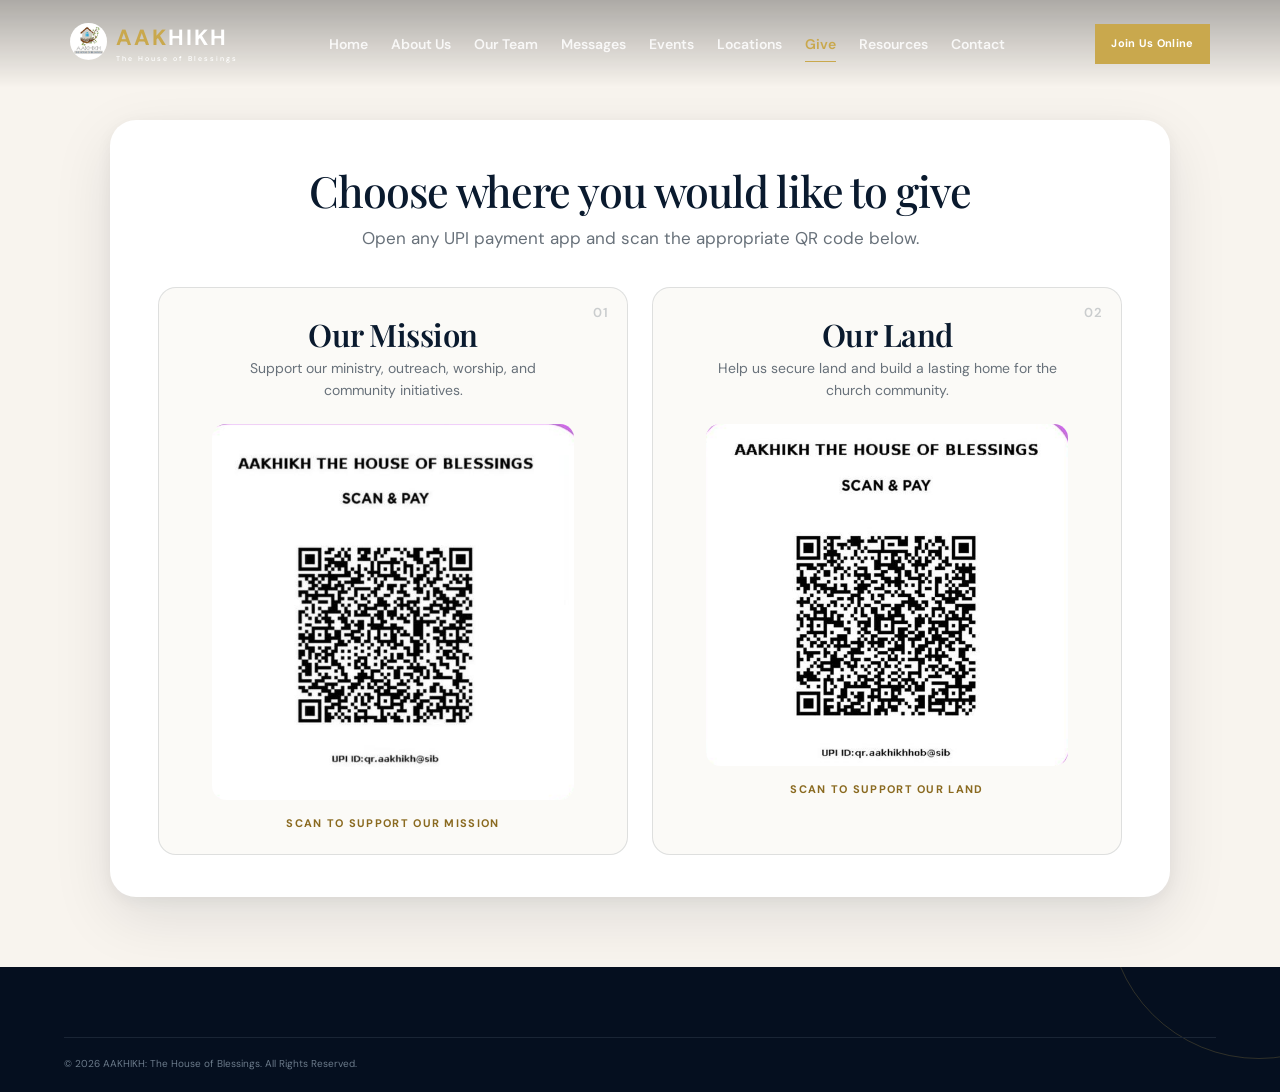
<file: donate.html>
<!doctype html>
<html lang="en">
<head>
  <meta charset="UTF-8">
  <meta name="viewport" content="width=device-width,initial-scale=1">
  <meta name="description" content="Support AAKHIKH, The House of Blessings, through secure UPI giving for mission work, church ministry, and the land fund." />
  <meta name="robots" content="index, follow" />
  <link rel="canonical" href="https://aakhikh.in/donate.html" />

  <!-- Favicon / AAKHIKH Logo Assets -->
  <link rel="icon" type="image/jpeg" href="logo.jpg" />
  <link rel="apple-touch-icon" href="logo.jpg" />

  <title>Give | AAKHIKH The House of Blessings</title>

  <!-- Open Graph Metadata -->
  <meta property="og:title" content="Give | AAKHIKH The House of Blessings" />
  <meta property="og:description" content="Support AAKHIKH, The House of Blessings, through secure UPI giving for mission work, church ministry, and the land fund." />
  <meta property="og:image" content="https://aakhikh.in/logo.jpg" />
  <meta property="og:url" content="https://aakhikh.in/donate.html" />
  <meta property="og:type" content="website" />
  <meta property="og:site_name" content="AAKHIKH" />
    <meta property="og:locale" content="en_IN" />

  <!-- Twitter Card Metadata -->
  <meta name="twitter:card" content="summary" />
  <meta name="twitter:title" content="Give | AAKHIKH The House of Blessings" />
  <meta name="twitter:description" content="Support AAKHIKH, The House of Blessings, through secure UPI giving for mission work, church ministry, and the land fund." />
  <meta name="twitter:image" content="https://aakhikh.in/logo.jpg" />

  <!-- Google Search Console Verification Placeholder -->
  <!-- <meta name="google-site-verification" content="YOUR_GOOGLE_SEARCH_CONSOLE_VERIFICATION_CODE" /> -->

  <link rel="preconnect" href="https://fonts.googleapis.com">
  <link rel="preconnect" href="https://fonts.gstatic.com" crossorigin>
  <link href="https://fonts.googleapis.com/css2?family=DM+Sans:wght@400;500;600;700&family=Playfair+Display:wght@500;600;700&display=swap" rel="stylesheet">
  <link rel="stylesheet" href="styles.css">
  <style>
    .donate-only {
      min-height: calc(100vh - 90px);
      padding: 120px 4% 70px;
      background: #f8f4ee;
    }

    .donation-card {
      width: min(100%, 1060px);
      margin: 0 auto;
      padding: 46px 48px 42px;
      border-radius: 26px;
      background: #fff;
      box-shadow: 0 20px 60px rgba(8,22,41,.1), 0 4px 16px rgba(8,22,41,.05);
    }

    .donation-heading {
      max-width: 720px;
      margin: 0 auto 34px;
      text-align: center;
    }

    .donation-heading h1 {
      margin: 0 0 10px;
      color: var(--ink);
      font: 500 clamp(30px, 4vw, 43px)/1.15 var(--serif);
      letter-spacing: -1.1px;
    }

    .donation-heading p {
      margin: 0;
      color: #68717a;
      font-size: clamp(14px, 1.8vw, 17px);
    }

    .qr-grid {
      display: grid;
      grid-template-columns: repeat(2, minmax(0, 1fr));
      gap: 24px;
    }

    .qr-option {
      position: relative;
      overflow: hidden;
      padding: 28px 24px 22px;
      border: 1px solid rgba(10,26,46,.12);
      border-radius: 18px;
      background: #fbfaf7;
      text-align: center;
      transition: transform .25s ease, box-shadow .25s ease, border-color .25s ease;
    }

    .qr-option:hover {
      transform: translateY(-4px);
      border-color: rgba(201,168,77,.48);
      box-shadow: 0 14px 30px rgba(8,22,41,.1);
    }

    .qr-number {
      position: absolute;
      top: 16px;
      right: 18px;
      color: rgba(10,26,46,.2);
      font: 600 13px var(--sans);
      letter-spacing: 1px;
    }

    .qr-option h2 {
      margin: 0 0 5px;
      color: var(--ink);
      font: 600 clamp(25px, 3vw, 31px)/1.2 var(--serif);
      letter-spacing: -.5px;
    }

    .qr-purpose {
      min-height: 48px;
      max-width: 340px;
      margin: 0 auto 18px;
      color: #68717a;
      font-size: 14px;
      line-height: 1.55;
    }

    .qr-image {
      display: block;
      width: 100%;
      max-width: 362px;
      height: auto;
      margin: 0 auto;
      border-radius: 14px;
      background: #fff;
    }

    .qr-scan-note {
      display: block;
      margin-top: 15px;
      color: #8a6a20;
      font-size: 11px;
      font-weight: 700;
      letter-spacing: 1.3px;
      text-transform: uppercase;
    }

    @media (max-width: 760px) {
      .donate-only { padding: 104px 4% 55px; }
      .donation-card { padding: 34px 20px 28px; border-radius: 20px; }
      .donation-heading { margin-bottom: 26px; }
      .qr-grid { grid-template-columns: 1fr; }
      .qr-option { width: min(100%, 420px); margin: 0 auto; }
      .qr-purpose { min-height: 0; }
    }

    @media (max-width: 420px) {
      .donate-only { padding-inline: 0; padding-top: 92px; background: #fff; }
      .donation-card { padding-inline: 14px; border-radius: 0; box-shadow: none; }
      .qr-option { padding: 25px 14px 20px; }
    }
  </style>

  <script type="application/ld+json">
{
    "isPartOf":  {
                     "url":  "https://aakhikh.in/",
                     "name":  "AAKHIKH",
                     "@type":  "WebSite"
                 },
    "name":  "Give | AAKHIKH The House of Blessings",
    "publisher":  {
                      "@id":  "https://aakhikh.in/#organization"
                  },
    "@context":  "https://schema.org",
    "description":  "Support AAKHIKH, The House of Blessings, through secure UPI giving for mission work, church ministry, and the land fund.",
    "@type":  "WebPage",
    "url":  "https://aakhikh.in/donate.html"
}
  </script>
</head>
<body class="donate-page">
  <header class="site-header scrolled">
    <a class="brand" href="index.html"><span>AAK</span>HIKH<small>The House of Blessings</small></a>
    <nav class="desktop-nav" aria-label="Primary navigation">
      <a href="index.html">Home</a>
      <a href="about.html">About Us</a>
      <a href="messages.html">Messages</a>
      <a href="events.html">Events</a>
      <a href="locations.html">Locations</a>
      <a href="donate.html">Give</a>
      <a href="resources.html">Resources</a>
      <a href="contact.html">Contact</a>
    </nav>
    <div class="nav-actions"><a class="button button-small" href="online.html">Join Us Online</a></div>
    <button class="menu-button" aria-label="Open menu" aria-expanded="false"><span></span><span></span></button>
  </header>

  <div class="mobile-menu" aria-hidden="true">
    <button class="close-menu" aria-label="Close menu">&times;</button>
    <a href="index.html">Home</a><a href="about.html">About Us</a><a href="messages.html">Messages</a>
    <a href="events.html">Events</a><a href="locations.html">Locations</a><a href="donate.html">Give</a>
    <a href="resources.html">Resources</a><a href="contact.html">Contact</a>
    <a class="button" href="online.html">Join Us Online</a>
  </div>

  <main class="donate-only">
    <section class="donation-card" aria-labelledby="donation-title">
      <div class="donation-heading">
        <h1 id="donation-title">Choose where you would like to give</h1>
        <p>Open any UPI payment app and scan the appropriate QR code below.</p>
      </div>

      <div class="qr-grid">
        <article class="qr-option">
          <span class="qr-number" aria-hidden="true">01</span>
          <h2>Our Mission</h2>
          <p class="qr-purpose">Support our ministry, outreach, worship, and community initiatives.</p>
          <img class="qr-image" src="mission-qr.png" width="362" height="326" alt="UPI QR code for donations to the AAKHIKH mission">
          <span class="qr-scan-note">Scan to support our mission</span>
        </article>

        <article class="qr-option">
          <span class="qr-number" aria-hidden="true">02</span>
          <h2>Our Land</h2>
          <p class="qr-purpose">Help us secure land and build a lasting home for the church community.</p>
          <img class="qr-image" src="land-qr.png" width="362" height="326" alt="UPI QR code for donations toward AAKHIKH land">
          <span class="qr-scan-note">Scan to support our land</span>
        </article>
      </div>
    </section>
  </main>

  <footer>
    <div class="copyright">© 2026 AAKHIKH: The House of Blessings. All Rights Reserved.</div>
  </footer>
  <script src="script.js"></script>
</body>
</html>
</file>
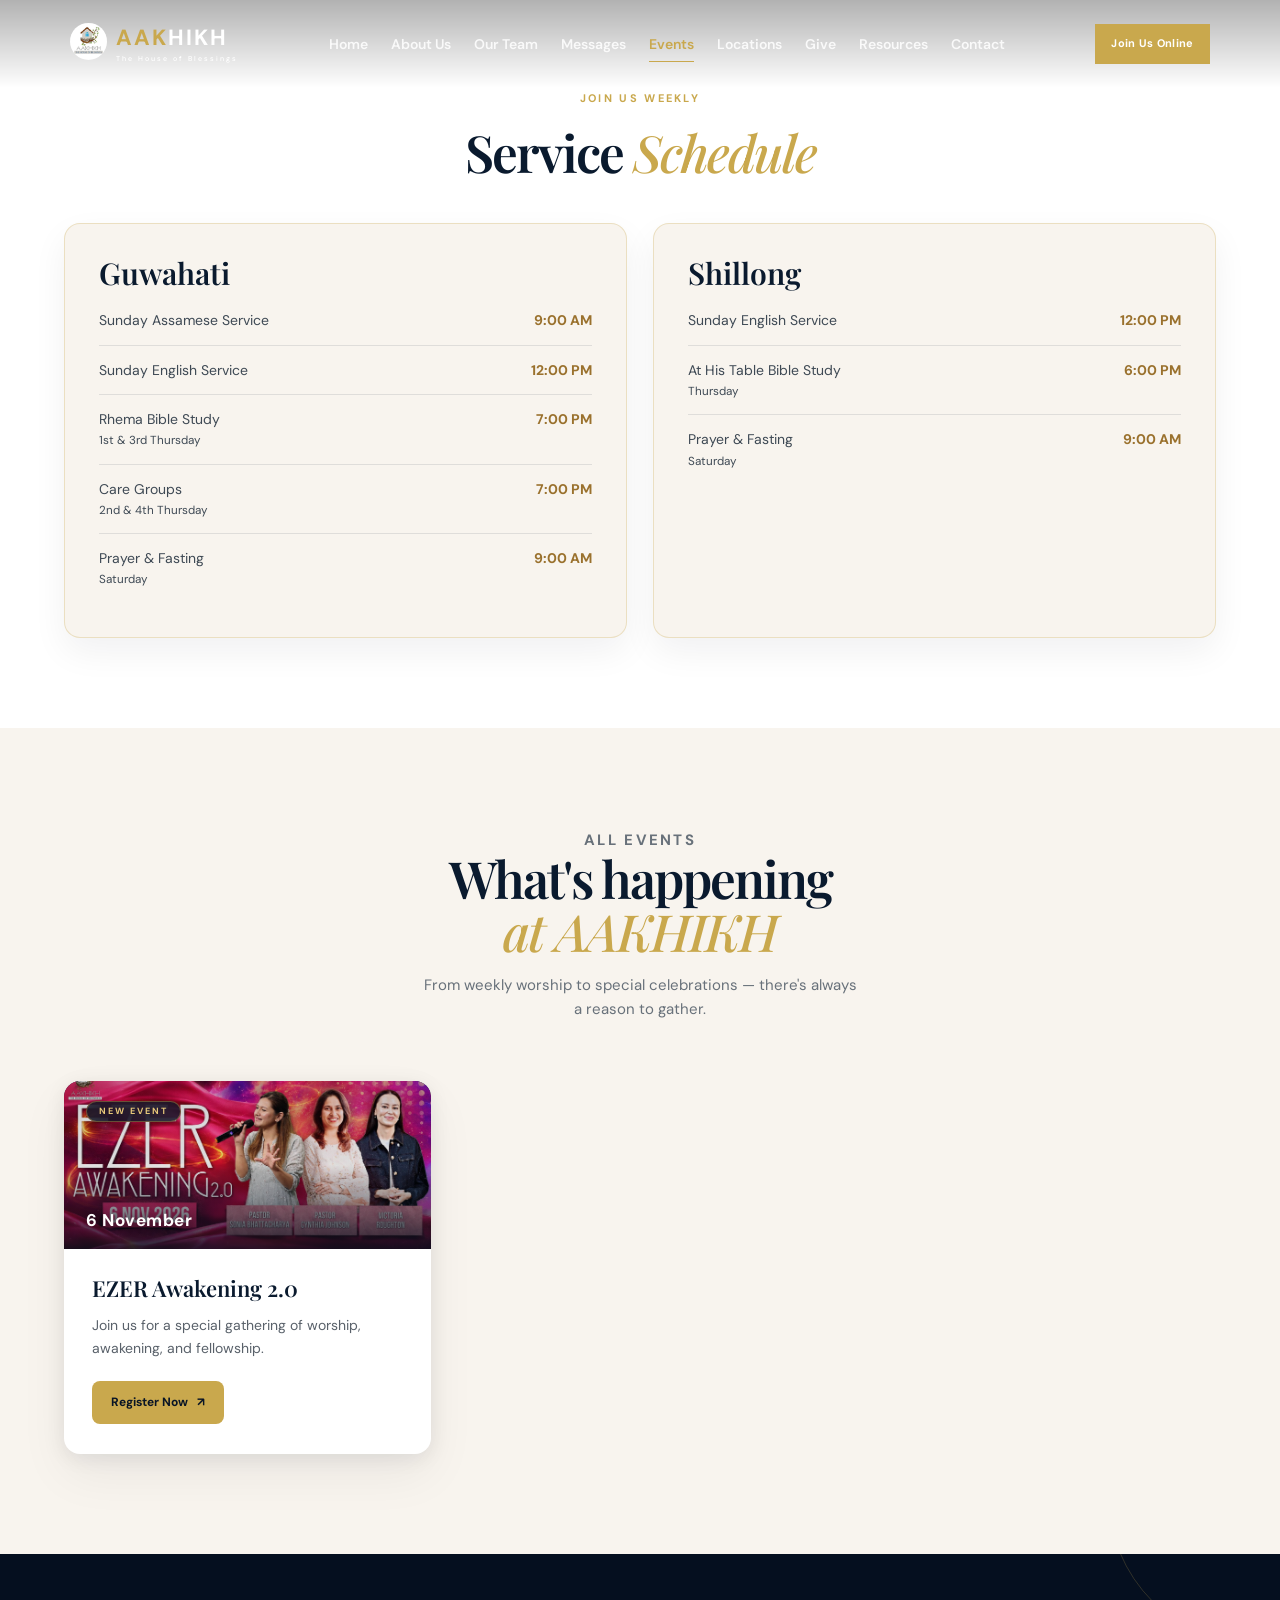
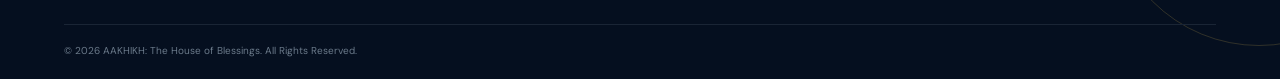
<file: events.html>
<!doctype html>
<html lang="en">
<head>
  <meta charset="UTF-8">
  <meta name="viewport" content="width=device-width,initial-scale=1">
  <meta name="description" content="See upcoming AAKHIKH events, worship celebrations, church services, and community gatherings in Guwahati and Shillong." />
  <meta name="robots" content="index, follow" />
  <link rel="canonical" href="https://aakhikh.in/events.html" />

  <!-- Favicon / AAKHIKH Logo Assets -->
  <link rel="icon" type="image/jpeg" href="logo.jpg" />
  <link rel="apple-touch-icon" href="logo.jpg" />

  <title>Events | AAKHIKH The House of Blessings</title>

  <!-- Open Graph Metadata -->
  <meta property="og:title" content="Events | AAKHIKH The House of Blessings" />
  <meta property="og:description" content="See upcoming AAKHIKH events, worship celebrations, church services, and community gatherings in Guwahati and Shillong." />
  <meta property="og:image" content="https://aakhikh.in/logo.jpg" />
  <meta property="og:url" content="https://aakhikh.in/events.html" />
  <meta property="og:type" content="website" />
  <meta property="og:site_name" content="AAKHIKH" />
    <meta property="og:locale" content="en_IN" />

  <!-- Twitter Card Metadata -->
  <meta name="twitter:card" content="summary" />
  <meta name="twitter:title" content="Events | AAKHIKH The House of Blessings" />
  <meta name="twitter:description" content="See upcoming AAKHIKH events, worship celebrations, church services, and community gatherings in Guwahati and Shillong." />
  <meta name="twitter:image" content="https://aakhikh.in/logo.jpg" />

  <!-- Google Search Console Verification Placeholder -->
  <!-- <meta name="google-site-verification" content="YOUR_GOOGLE_SEARCH_CONSOLE_VERIFICATION_CODE" /> -->

  <link rel="preconnect" href="https://fonts.googleapis.com">
  <link rel="preconnect" href="https://fonts.gstatic.com" crossorigin>
  <link href="https://fonts.googleapis.com/css2?family=DM+Sans:ital,opsz,wght@0,9..40,300;0,9..40,400;0,9..40,500;0,9..40,600;0,9..40,700;1,9..40,400&family=Playfair+Display:ital,wght@0,500;0,600;0,700;1,500;1,600&display=swap" rel="stylesheet">
  <link rel="stylesheet" href="styles.css">
  <style>
    /* ── EVENTS HERO ─────────────────────────────────── */
    .event-hero {
      position: relative;
      min-height: 68vh;
      display: flex;
      align-items: flex-end;
      padding: 155px 9% 85px;
      color: #fff;
      overflow: hidden;
      isolation: isolate;
    }

    .event-hero-bg {
      position: absolute;
      inset: 0;
      z-index: -2;
      background:
        linear-gradient(100deg, rgba(5,14,30,.96) 0%, rgba(5,14,30,.42) 55%, rgba(5,14,30,.8) 100%),
        url('7.jpg') center/cover no-repeat;
      animation: hz 22s ease alternate infinite;
    }

    @keyframes hz { to { transform: scale(1.07); } }

    .event-hero::before {
      content: '';
      position: absolute;
      inset: 0;
      z-index: -1;
      background: radial-gradient(ellipse 60% 45% at 70% 5%, rgba(201,168,77,.18), transparent 60%);
    }

    .event-hero-content { position: relative; z-index: 1; max-width: 700px; }

    .event-hero h1 {
      font: 600 clamp(52px,7vw,96px)/.88 var(--serif);
      letter-spacing: -3.5px;
      margin: 0 0 24px;
    }

    .event-hero h1 em { color: #d4b76a; font-style: italic; font-weight: 500; }

    .event-hero-sub {
      color: rgba(255,255,255,.72);
      font-size: clamp(15px,1.5vw,18px);
      max-width: 480px;
      line-height: 1.7;
      margin: 0;
    }

    /* ── EVENT GRID ───────────────────────────────────── */
    .event-grid-section {
      padding: 100px 5%;
      background: #f8f4ee;
    }

    .event-grid-header {
      text-align: center;
      margin-bottom: 60px;
    }

    .event-grid-header h2 {
      font: 600 clamp(34px,4vw,56px)/1.05 var(--serif);
      letter-spacing: -2px;
      margin: 0 0 14px;
    }

    .event-grid-header p {
      color: #68717a;
      font-size: 15px;
      max-width: 440px;
      margin: 0 auto;
    }

    .event-grid {
      display: grid;
      grid-template-columns: repeat(3, 1fr);
      gap: 26px;
      max-width: 1200px;
      margin: 0 auto;
    }

    .event-card {
      background: #fff;
      border-radius: 16px;
      overflow: hidden;
      box-shadow: 0 4px 20px rgba(8,22,41,.08), 0 20px 50px rgba(8,22,41,.06);
      transition: transform .3s ease, box-shadow .3s ease;
    }

    .event-card:hover {
      transform: translateY(-8px);
      box-shadow: 0 8px 30px rgba(8,22,41,.12), 0 30px 60px rgba(8,22,41,.1);
    }

    .event-card.new-event-card { order: -1; }

    .event-card-top {
      padding: 28px 28px 24px;
      background: linear-gradient(135deg, #1e3457, #0c1f3a);
      position: relative;
      overflow: hidden;
    }

    .event-card-top::after {
      content: '';
      position: absolute;
      bottom: -20px; right: -20px;
      width: 100px; height: 100px;
      border-radius: 50%;
      background: rgba(201,168,77,.1);
    }

    .event-card-top.has-logo { height: 168px; min-height: 0; padding: 0; display: block; }
    .event-card-top.has-logo::before { content: ''; position: absolute; inset: 0; z-index: 1; background: linear-gradient(to bottom,rgba(5,15,28,.18),rgba(5,15,28,.08) 50%,rgba(5,15,28,.82)); }
    .event-card-top.has-logo::after { display: none; }
    .event-card-logo { position: absolute; inset: 0; display: block; width: 100%; height: 100%; margin: 0; object-fit: cover; border-radius: 0; box-shadow: none; }
    .event-card-top.has-logo .event-badge { position: absolute; z-index: 2; top: 20px; left: 22px; margin: 0; background: rgba(8,20,37,.78); backdrop-filter: blur(8px); }
    .event-card-top.has-logo .event-card-date { position: absolute; z-index: 2; left: 22px; bottom: 18px; font: 700 17px var(--sans); letter-spacing: .5px; color: #fff; text-shadow: 0 2px 8px rgba(0,0,0,.5); }

    .event-badge {
      display: inline-flex;
      align-items: center;
      gap: 6px;
      background: rgba(201,168,77,.2);
      border: 1px solid rgba(201,168,77,.4);
      color: #e8c97a;
      font: 700 9px/1 var(--sans);
      letter-spacing: 2px;
      text-transform: uppercase;
      padding: 5px 12px;
      border-radius: 100px;
      margin-bottom: 16px;
    }

    .event-card-date {
      font: 700 clamp(28px,3vw,40px)/1 var(--serif);
      color: var(--gold);
    }

    .event-card-body {
      padding: 26px 28px 30px;
    }

    .event-card-body .meta {
      color: var(--muted);
      font: 700 10px var(--sans);
      letter-spacing: 1.5px;
      text-transform: uppercase;
      margin-bottom: 12px;
    }

    .event-card-body h3 {
      font: 600 22px/1.2 var(--serif);
      margin: 0 0 12px;
      color: var(--ink);
    }

    .event-card-body p {
      font-size: 14px;
      color: #59616a;
      line-height: 1.7;
      margin: 0;
    }

    .event-register { display: inline-flex; align-items: center; justify-content: center; gap: 9px; margin-top: 20px; padding: 12px 19px; border-radius: 8px; background: var(--gold); color: #081425; font-size: 12px; font-weight: 700; text-decoration: none; transition: transform .25s ease, background .25s ease; }
    .event-register:hover { transform: translateY(-2px); background: #dfbc74; }
    .event-register:focus-visible { outline: 3px solid rgba(201,168,77,.4); outline-offset: 3px; }

    /* WEEKLY SERVICE SCHEDULE */
    .service-schedule {
      padding: 90px 5%;
      background: #fff;
    }

    .service-schedule-inner { max-width: 1200px; margin: 0 auto; }

    .service-schedule-header {
      text-align: center;
      margin-bottom: 44px;
    }

    .service-schedule-header h2 {
      font: 600 clamp(34px,4vw,56px)/1.05 var(--serif);
      letter-spacing: -2px;
      margin: 0;
    }

    .service-schedule-grid {
      display: grid;
      grid-template-columns: repeat(2, 1fr);
      gap: 26px;
    }

    .service-campus {
      padding: 34px;
      border: 1px solid rgba(201,168,77,.28);
      border-radius: 16px;
      background: #f8f4ee;
      box-shadow: 0 14px 35px rgba(8,22,41,.06);
    }

    .service-campus h3 {
      margin: 0 0 22px;
      color: var(--ink);
      font: 600 30px/1 var(--serif);
    }

    .service-campus ul { list-style: none; padding: 0; margin: 0; }

    .service-campus li {
      display: flex;
      justify-content: space-between;
      gap: 20px;
      padding: 14px 0;
      border-top: 1px solid rgba(8,22,41,.1);
      color: #3e4954;
      font-size: 14px;
      line-height: 1.45;
    }

    .service-campus li:first-child { border-top: 0; padding-top: 0; }
    .service-campus time { white-space: nowrap; color: #9a712d; font-weight: 700; }

    /* ── FEATURED EVENT ───────────────────────────────── */
    .event-featured {
      margin: 0 5% 100px;
      border-radius: 20px;
      overflow: hidden;
      background: var(--night);
      display: grid;
      grid-template-columns: auto 1fr;
      box-shadow: 0 40px 90px rgba(5,15,28,.25);
    }

    .event-feat-accent {
      width: 8px;
      background: linear-gradient(to bottom, var(--gold), #8a5e20);
    }

    .event-feat-body {
      padding: 60px 70px;
      color: #fff;
      display: grid;
      grid-template-columns: 1fr auto;
      gap: 40px;
      align-items: center;
    }

    .event-feat-label {
      display: inline-flex;
      align-items: center;
      gap: 8px;
      background: rgba(201,168,77,.15);
      border: 1px solid rgba(201,168,77,.3);
      color: #e8c97a;
      font: 700 9px/1 var(--sans);
      letter-spacing: 2.5px;
      text-transform: uppercase;
      padding: 6px 14px;
      border-radius: 100px;
      margin-bottom: 20px;
    }

    .event-feat-body h2 {
      font: 600 clamp(30px,3.5vw,52px)/1.05 var(--serif);
      letter-spacing: -1.5px;
      margin: 0 0 16px;
      color: #fff;
    }

    .event-feat-body h2 em { color: #d4b76a; font-style: italic; }

    .event-feat-body p {
      color: rgba(255,255,255,.65);
      font-size: 15px;
      max-width: 500px;
      line-height: 1.75;
      margin: 0;
    }

    .event-feat-meta {
      text-align: right;
      flex-shrink: 0;
    }

    .event-feat-meta-when {
      font: 700 11px var(--sans);
      letter-spacing: 2px;
      text-transform: uppercase;
      color: var(--gold);
      margin-bottom: 10px;
    }

    .event-feat-meta-time {
      font: 500 28px var(--serif);
      color: #fff;
      line-height: 1.2;
    }

    .event-feat-meta-loc {
      font-size: 12px;
      color: rgba(255,255,255,.4);
      margin-top: 8px;
    }

    /* ── BOTTOM CTA ───────────────────────────────────── */
    .event-cta {
      background: linear-gradient(160deg, #f0e4cc, #faf6f0);
      border-top: 3px solid var(--gold);
      padding: 90px 5%;
      text-align: center;
    }

    .event-cta h2 {
      font: 600 clamp(34px,4vw,58px)/1.05 var(--serif);
      letter-spacing: -2px;
      margin: 0 0 16px;
    }

    .event-cta p { color: #68717a; max-width: 440px; margin: 0 auto 32px; }

    /* ── RESPONSIVE ───────────────────────────────────── */
    @media (max-width: 960px) {
      .event-grid { grid-template-columns: 1fr 1fr; padding: 0; }
      .event-featured { grid-template-columns: 1fr; margin: 0 5% 80px; }
      .event-feat-accent { width: 100%; height: 8px; background: linear-gradient(to right, var(--gold), #8a5e20); }
      .event-feat-body { grid-template-columns: 1fr; padding: 44px 40px; gap: 30px; }
      .event-feat-meta { text-align: left; }
      .service-schedule-grid { grid-template-columns: 1fr; }
    }

    @media (max-width: 640px) {
      .event-hero { padding: 130px 6% 70px; }
      .event-grid { grid-template-columns: 1fr; }
      .event-grid-section { padding: 75px 6%; }
      .event-feat-body { padding: 32px 28px; }
      .service-schedule { padding: 70px 6%; }
      .service-campus { padding: 28px 24px; }
      .service-campus li { display: block; }
      .service-campus time { display: block; margin-top: 4px; }
    }
  </style>

  <script type="application/ld+json">
{
    "isPartOf":  {
                     "url":  "https://aakhikh.in/",
                     "name":  "AAKHIKH",
                     "@type":  "WebSite"
                 },
    "name":  "Events | AAKHIKH The House of Blessings",
    "publisher":  {
                      "@id":  "https://aakhikh.in/#organization"
                  },
    "@context":  "https://schema.org",
    "description":  "See upcoming AAKHIKH events, worship celebrations, church services, and community gatherings in Guwahati and Shillong.",
    "@type":  "WebPage",
    "url":  "https://aakhikh.in/events.html"
}
  </script>
</head>
<body>
  <header class="site-header scrolled">
    <a class="brand" href="index.html"><span>AAK</span>HIKH<small>The House of Blessings</small></a>
    <nav class="desktop-nav" aria-label="Primary navigation">
      <a href="index.html">Home</a>
      <a href="about.html">About Us</a>
      <a href="messages.html">Messages</a>
      <a href="events.html">Events</a>
      <a href="locations.html">Locations</a>
      <a href="donate.html">Give</a>
      <a href="resources.html">Resources</a>
      <a href="contact.html">Contact</a>
    </nav>
    <div class="nav-actions"><a class="button button-small" href="online.html">Join Us Online</a></div>
    <button class="menu-button" aria-label="Open menu" aria-expanded="false"><span></span><span></span></button>
  </header>
  <div class="mobile-menu" aria-hidden="true">
    <button class="close-menu" aria-label="Close menu">&times;</button>
    <a href="index.html">Home</a><a href="about.html">About Us</a><a href="messages.html">Messages</a>
    <a href="events.html">Events</a><a href="locations.html">Locations</a><a href="donate.html">Give</a>
    <a href="resources.html">Resources</a><a href="contact.html">Contact</a>
    <a class="button" href="online.html">Join Us Online</a>
  </div>

  <main>
    <!-- HERO -->
    <!-- <section class="event-hero">
      <div class="event-hero-bg" aria-hidden="true"></div>
      <div class="event-hero-content">
        <p class="eyebrow light">Gather together</p>
        <h1>Upcoming<br><em>Events.</em></h1>
        <p class="event-hero-sub">Join us as we celebrate, worship, and grow together in faith and community.</p>
      </div>
    </section> -->

    <!-- FEATURED EVENT (archived) -->
    <!-- <div class="event-featured" aria-label="Featured event" hidden>
      <div class="event-feat-accent" aria-hidden="true"></div>
      <div class="event-feat-body">
        <div>
          <div class="event-feat-label">✦ Featured Event</div>
          <h2>AAKHIKH's<br><em>1st Anniversary</em></h2>
          <p>One Year of Glory! Join us as we celebrate God's faithfulness. A night of worship, the Word, and fresh anointing awaits every heart.</p>
        </div>
        <div class="event-feat-meta">
          <p class="event-feat-meta-when">When</p>
          <p class="event-feat-meta-time">Nov 15<br>6:00 PM</p>
          <p class="event-feat-meta-loc">AAKHIKH Worship Center<br>Guwahati, Assam</p>
        </div>
      </div>
    </div> -->

    <!-- WEEKLY SERVICE SCHEDULE -->
    <section class="service-schedule" aria-labelledby="service-schedule-title">
      <div class="service-schedule-inner">
        <div class="service-schedule-header">
          <p class="eyebrow">Join us weekly</p>
          <h2 id="service-schedule-title">Service <em>Schedule</em></h2>
        </div>
        <div class="service-schedule-grid">
          <article class="service-campus">
            <h3>Guwahati</h3>
            <ul>
              <li><span>Sunday Assamese Service</span><time>9:00 AM</time></li>
              <li><span>Sunday English Service</span><time>12:00 PM</time></li>
              <li><span>Rhema Bible Study<br><small>1st &amp; 3rd Thursday</small></span><time>7:00 PM</time></li>
              <li><span>Care Groups<br><small>2nd &amp; 4th Thursday</small></span><time>7:00 PM</time></li>
              <li><span>Prayer &amp; Fasting<br><small>Saturday</small></span><time>9:00 AM</time></li>
            </ul>
          </article>
          <article class="service-campus">
            <h3>Shillong</h3>
            <ul>
              <li><span>Sunday English Service</span><time>12:00 PM</time></li>
              <li><span>At His Table Bible Study<br><small>Thursday</small></span><time>6:00 PM</time></li>
              <li><span>Prayer &amp; Fasting<br><small>Saturday</small></span><time>9:00 AM</time></li>
            </ul>
          </article>
        </div>
      </div>
    </section>

    <!-- EVENTS GRID -->
    <section class="event-grid-section">
      <div class="event-grid-header">
        <p class="eyebrow">All events</p>
        <h2>What's happening<br><em>at AAKHIKH</em></h2>
        <p>From weekly worship to special celebrations — there's always a reason to gather.</p>
      </div>
      <div class="event-grid">
        <article class="event-card" hidden>
          <div class="event-card-top">
            <div class="event-badge">Upcoming</div>
            <div class="event-card-date">Nov 15</div>
          </div>
          <div class="event-card-body">
            <p class="meta">AAKHIKH Worship Center · Guwahati</p>
            <h3>AAKHIKH's 1st Anniversary Celebration</h3>
            <p>One Year of Glory! A night of worship, word, and fresh anointing.</p>
          </div>
        </article>
        <article class="event-card new-event-card">
          <div class="event-card-top has-logo">
            <div class="event-badge">New Event</div>
            <img class="event-card-logo" src="e1.jpeg" alt="EZER Awakening 2.0 event logo">
            <div class="event-card-date">6 November</div>
          </div>
          <div class="event-card-body">
            <h3>EZER Awakening 2.0</h3>
            <p>Join us for a special gathering of worship, awakening, and fellowship.</p>
            <a class="event-register" href="https://forms.gle/Vgmgac61gbX3tMxZ9" target="_blank" rel="noopener noreferrer">Register Now <span aria-hidden="true">↗</span></a>
          </div>
        </article>
      </div>
    </section>

    <!-- CTA -->
    <section class="event-cta" hidden>
      <p class="eyebrow">Ready to celebrate?</p>
      <h2>Join us for AAKHIKH's<br><em>1st Anniversary</em></h2>
      <p>November 15, 2024 · 6:00 PM · AAKHIKH Worship Center · Guwahati</p>
      <a class="button" href="contact.html">Reserve Your Seat →</a>
    </section>
  </main>

  <footer>
    <div class="copyright">© 2026 AAKHIKH: The House of Blessings. All Rights Reserved.</div>
  </footer>
  <script src="script.js"></script>
</body>
</html>
</file>
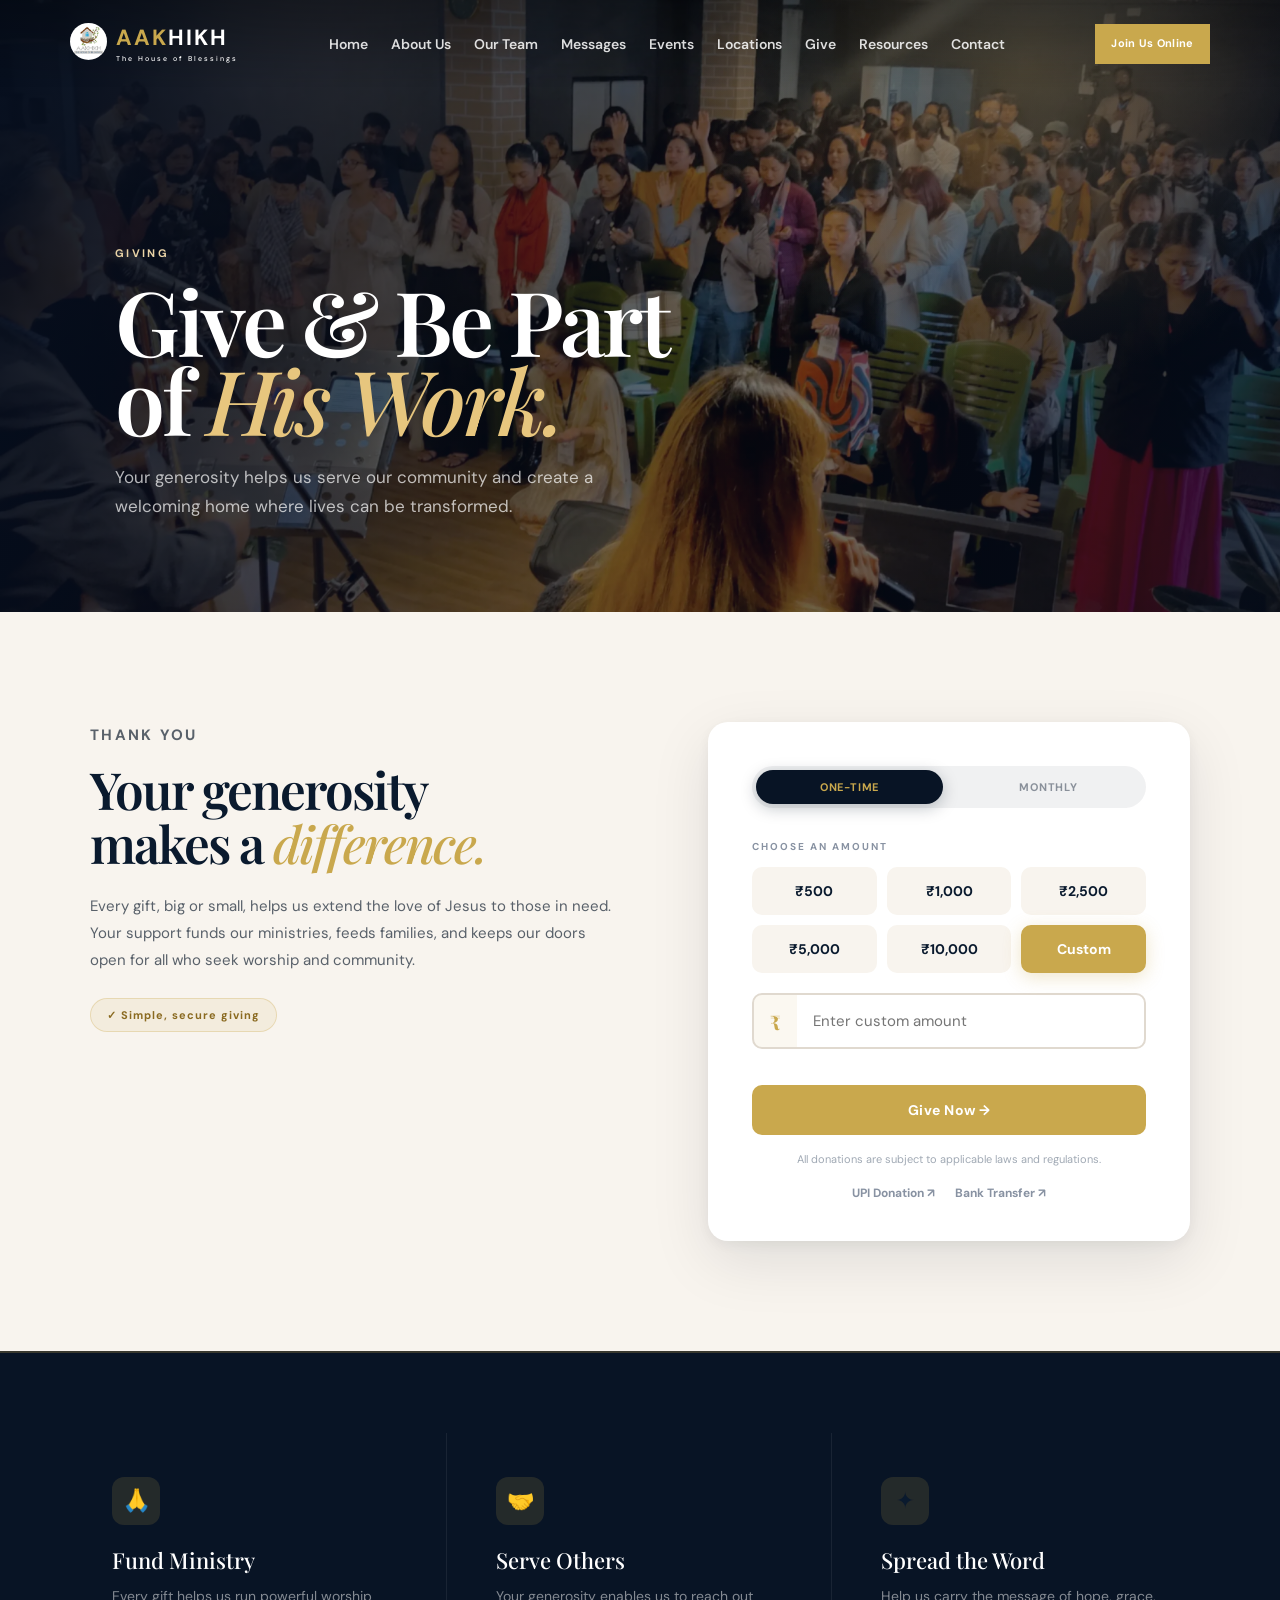
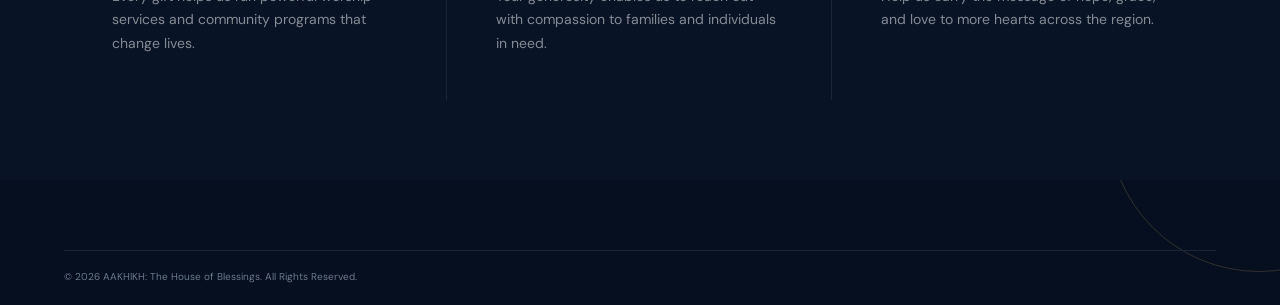
<file: giving.html>
<!doctype html>
<html lang="en">
<head>
  <meta charset="UTF-8">
  <meta name="viewport" content="width=device-width,initial-scale=1">
  <meta name="description" content="Give to AAKHIKH and be part of serving the community, supporting ministry, and sharing the message of hope in Guwahati and Shillong." />
  <meta name="robots" content="index, follow" />
  <link rel="canonical" href="https://aakhikh.in/giving.html" />

  <!-- Favicon / AAKHIKH Logo Assets -->
  <link rel="icon" type="image/jpeg" href="logo.jpg" />
  <link rel="apple-touch-icon" href="logo.jpg" />

  <title>Giving | AAKHIKH The House of Blessings</title>

  <!-- Open Graph Metadata -->
  <meta property="og:title" content="Giving | AAKHIKH The House of Blessings" />
  <meta property="og:description" content="Give to AAKHIKH and be part of serving the community, supporting ministry, and sharing the message of hope in Guwahati and Shillong." />
  <meta property="og:image" content="https://aakhikh.in/logo.jpg" />
  <meta property="og:url" content="https://aakhikh.in/giving.html" />
  <meta property="og:type" content="website" />
  <meta property="og:site_name" content="AAKHIKH" />
    <meta property="og:locale" content="en_IN" />

  <!-- Twitter Card Metadata -->
  <meta name="twitter:card" content="summary" />
  <meta name="twitter:title" content="Giving | AAKHIKH The House of Blessings" />
  <meta name="twitter:description" content="Give to AAKHIKH and be part of serving the community, supporting ministry, and sharing the message of hope in Guwahati and Shillong." />
  <meta name="twitter:image" content="https://aakhikh.in/logo.jpg" />

  <!-- Google Search Console Verification Placeholder -->
  <!-- <meta name="google-site-verification" content="YOUR_GOOGLE_SEARCH_CONSOLE_VERIFICATION_CODE" /> -->

  <link rel="preconnect" href="https://fonts.googleapis.com">
  <link rel="preconnect" href="https://fonts.gstatic.com" crossorigin>
  <link href="https://fonts.googleapis.com/css2?family=DM+Sans:ital,opsz,wght@0,9..40,300;0,9..40,400;0,9..40,500;0,9..40,600;0,9..40,700;1,9..40,400&family=Playfair+Display:ital,wght@0,500;0,600;0,700;1,500;1,600&display=swap" rel="stylesheet">
  <link rel="stylesheet" href="styles.css">
  <style>
    /* ── GIVING HERO ──────────────────────────────────── */
    .giving-hero {
      position: relative;
      min-height: 68vh;
      display: flex;
      align-items: flex-end;
      padding: 155px 9% 90px;
      color: #fff;
      overflow: hidden;
      isolation: isolate;
    }

    .giving-hero-bg {
      position: absolute;
      inset: 0;
      z-index: -2;
      background:
        linear-gradient(105deg, rgba(5,14,30,.97) 0%, rgba(5,14,30,.45) 58%, rgba(5,14,30,.8) 100%),
        url('5.webp') center/cover no-repeat;
      animation: gz 22s ease alternate infinite;
    }

    @keyframes gz { to { transform: scale(1.06); } }

    .giving-hero::before {
      content: '';
      position: absolute;
      inset: 0;
      z-index: -1;
      background: radial-gradient(ellipse 65% 55% at 75% 10%, rgba(201,168,77,.2), transparent 58%);
    }

    .giving-hero-content { position: relative; z-index: 1; max-width: 700px; }

    .giving-hero h1 {
      font: 600 clamp(52px,7vw,96px)/.88 var(--serif);
      letter-spacing: -3.5px;
      margin: 0 0 24px;
    }

    .giving-hero h1 em { color: #d4b76a; font-style: italic; font-weight: 500; }

    .giving-hero-sub {
      color: rgba(255,255,255,.7);
      font-size: clamp(15px,1.5vw,17px);
      max-width: 500px;
      line-height: 1.75;
      margin: 0;
    }

    /* ── GIVING SECTION ───────────────────────────────── */
    .giving-main {
      padding: 110px 5%;
      background: #f8f4ee;
    }

    .giving-inner {
      max-width: 1100px;
      margin: 0 auto;
      display: grid;
      grid-template-columns: 1.1fr 1fr;
      gap: 8%;
      align-items: start;
    }

    .giving-copy .eyebrow { margin-bottom: 14px; }

    .giving-copy h2 {
      font: 600 clamp(36px,4vw,58px)/1.05 var(--serif);
      letter-spacing: -2px;
      margin: 0 0 22px;
    }

    .giving-copy p {
      color: #59616a;
      font-size: 15px;
      line-height: 1.8;
      max-width: 530px;
      margin-bottom: 24px;
    }

    .secure-badge {
      display: inline-flex;
      align-items: center;
      gap: 8px;
      background: rgba(201,168,77,.1);
      border: 1px solid rgba(201,168,77,.3);
      color: #8a6a20;
      font: 700 11px var(--sans);
      letter-spacing: 1px;
      padding: 9px 16px;
      border-radius: 100px;
    }

    /* Donation card */
    .donation-card {
      background: #fff;
      border-radius: 20px;
      padding: 44px 44px 40px;
      box-shadow: 0 20px 60px rgba(8,22,41,.1), 0 4px 16px rgba(8,22,41,.06);
      position: sticky;
      top: 110px;
    }

    .give-toggle {
      display: flex;
      background: rgba(8,22,41,.06);
      border-radius: 100px;
      padding: 4px;
      gap: 4px;
      margin-bottom: 32px;
    }

    .give-toggle button {
      flex: 1;
      padding: 10px;
      font: 700 11px var(--sans);
      letter-spacing: .8px;
      text-transform: uppercase;
      border: none;
      border-radius: 100px;
      background: transparent;
      color: rgba(10,26,46,.45);
      cursor: pointer;
      transition: all .25s ease;
    }

    .give-toggle button.active {
      background: var(--night);
      color: var(--gold);
      box-shadow: 0 4px 16px rgba(8,22,41,.25);
    }

    .donation-label {
      font: 700 10px var(--sans);
      letter-spacing: 2px;
      text-transform: uppercase;
      color: #8892a2;
      margin-bottom: 14px;
    }

    .amounts {
      display: grid;
      grid-template-columns: repeat(3, 1fr);
      gap: 10px;
      margin-bottom: 20px;
    }

    .amounts button {
      padding: 13px 8px;
      font: 700 14px var(--sans);
      color: var(--ink);
      background: #f8f4ee;
      border: 2px solid transparent;
      border-radius: 10px;
      cursor: pointer;
      transition: all .2s ease;
    }

    .amounts button:hover { border-color: var(--gold); background: rgba(201,168,77,.08); }

    .amounts button.active {
      background: var(--gold);
      color: #fff;
      border-color: var(--gold);
      box-shadow: 0 4px 18px rgba(201,168,77,.3);
    }

    .amount-input {
      display: flex;
      align-items: center;
      gap: 0;
      border: 2px solid #e0d9cf;
      border-radius: 10px;
      overflow: hidden;
      margin-bottom: 20px;
      transition: border-color .2s;
    }

    .amount-input:focus-within { border-color: var(--gold); }

    .amount-input label {
      display: flex;
      align-items: center;
      gap: 10px;
      color: var(--gold);
      font: 700 22px var(--serif);
      padding: 0 16px;
      background: rgba(201,168,77,.08);
      height: 52px;
      flex-shrink: 0;
    }

    .amount-input input {
      border: none;
      flex: 1;
      padding: 14px 16px;
      font: 400 15px var(--sans);
      background: transparent;
      color: var(--ink);
      outline: none;
      width: 100%;
    }

    .donate-button {
      width: 100%;
      padding: 18px;
      font: 700 14px/1 var(--sans);
      letter-spacing: .5px;
      background: var(--gold);
      color: #fff;
      border: none;
      border-radius: 10px;
      cursor: pointer;
      transition: background .25s, transform .25s, box-shadow .25s;
      margin-bottom: 16px;
    }

    .donate-button:hover {
      background: #af803c;
      transform: translateY(-2px);
      box-shadow: 0 8px 28px rgba(201,168,77,.35);
    }

    .payment-links {
      display: flex;
      gap: 20px;
      justify-content: center;
    }

    .payment-links a {
      font: 700 12px var(--sans);
      color: #8892a2;
      transition: color .2s;
    }

    .payment-links a:hover { color: var(--gold); }

    .legal {
      font-size: 11px;
      color: #a0a9b4;
      text-align: center;
      margin: 0 0 16px;
    }

    /* ── WHY GIVE STRIP ───────────────────────────────── */
    .giving-why {
      background: var(--night);
      padding: 80px 5%;
      display: grid;
      grid-template-columns: repeat(3, 1fr);
      gap: 1px;
      border-top: 2px solid rgba(201,168,77,.25);
    }

    .giving-why-item {
      padding: 44px 48px;
      border-right: 1px solid rgba(255,255,255,.07);
      position: relative;
    }

    .giving-why-item:last-child { border-right: none; }

    .giving-why-icon {
      width: 48px; height: 48px;
      border-radius: 12px;
      background: rgba(201,168,77,.15);
      display: flex;
      align-items: center;
      justify-content: center;
      font-size: 22px;
      margin-bottom: 20px;
    }

    .giving-why-item h3 {
      font: 500 22px var(--serif);
      color: #fff;
      margin: 0 0 10px;
    }

    .giving-why-item p {
      font-size: 14px;
      color: rgba(255,255,255,.5);
      line-height: 1.7;
      margin: 0;
    }

    /* ── RESPONSIVE ───────────────────────────────────── */
    @media (max-width: 960px) {
      .giving-inner { grid-template-columns: 1fr; gap: 50px; }
      .donation-card { position: static; }
      .giving-why { grid-template-columns: 1fr; }
      .giving-why-item { border-right: none; border-bottom: 1px solid rgba(255,255,255,.07); padding: 36px 40px; }
    }

    @media (max-width: 640px) {
      .giving-hero { padding: 130px 6% 75px; }
      .giving-main { padding: 75px 6%; }
      .donation-card { padding: 32px 26px; }
      .amounts { grid-template-columns: repeat(2, 1fr); }
      .giving-why { padding: 60px 6%; }
      .giving-why-item { padding: 30px 0; }
    }
  </style>

  <script type="application/ld+json">
{
    "isPartOf":  {
                     "url":  "https://aakhikh.in/",
                     "name":  "AAKHIKH",
                     "@type":  "WebSite"
                 },
    "name":  "Giving | AAKHIKH The House of Blessings",
    "publisher":  {
                      "@id":  "https://aakhikh.in/#organization"
                  },
    "@context":  "https://schema.org",
    "description":  "Give to AAKHIKH and be part of serving the community, supporting ministry, and sharing the message of hope in Guwahati and Shillong.",
    "@type":  "WebPage",
    "url":  "https://aakhikh.in/giving.html"
}
  </script>
</head>
<body>
  <header class="site-header scrolled">
    <a class="brand" href="index.html"><span>AAK</span>HIKH<small>The House of Blessings</small></a>
    <nav class="desktop-nav" aria-label="Primary navigation">
      <a href="index.html">Home</a>
      <a href="about.html">About Us</a>
      <a href="messages.html">Messages</a>
      <a href="events.html">Events</a>
      <a href="locations.html">Locations</a>
      <a href="giving.html">Giving</a>
      <a href="resources.html">Resources</a>
      <a href="contact.html">Contact</a>
    </nav>
    <div class="nav-actions"><a class="button button-small" href="online.html">Join Us Online</a></div>
    <button class="menu-button" aria-label="Open menu" aria-expanded="false"><span></span><span></span></button>
  </header>
  <div class="mobile-menu" aria-hidden="true">
    <button class="close-menu" aria-label="Close menu">&times;</button>
    <a href="index.html">Home</a><a href="about.html">About Us</a><a href="messages.html">Messages</a>
    <a href="events.html">Events</a><a href="locations.html">Locations</a><a href="giving.html">Giving</a>
    <a href="resources.html">Resources</a><a href="contact.html">Contact</a>
    <a class="button" href="online.html">Join Us Online</a>
  </div>

  <main>
    <!-- HERO -->
    <section class="giving-hero">
      <div class="giving-hero-bg" aria-hidden="true"></div>
      <div class="giving-hero-content">
        <p class="eyebrow light">Giving</p>
        <h1>Give &amp; Be Part<br>of <em>His Work.</em></h1>
        <p class="giving-hero-sub">Your generosity helps us serve our community and create a welcoming home where lives can be transformed.</p>
      </div>
    </section>

    <!-- GIVING FORM -->
    <section class="giving-main">
      <div class="giving-inner">
        <div class="giving-copy">
          <p class="eyebrow">Thank you</p>
          <h2>Your generosity<br>makes a <em>difference.</em></h2>
          <p>Every gift, big or small, helps us extend the love of Jesus to those in need. Your support funds our ministries, feeds families, and keeps our doors open for all who seek worship and community.</p>
          <div class="secure-badge">✓ Simple, secure giving</div>
        </div>

        <div class="donation-card">
          <div class="give-toggle" role="group" aria-label="Giving frequency">
            <button class="active" id="give-once">One-Time</button>
            <button id="give-monthly">Monthly</button>
          </div>
          <p class="donation-label">Choose an amount</p>
          <div class="amounts">
            <button>₹500</button>
            <button>₹1,000</button>
            <button>₹2,500</button>
            <button>₹5,000</button>
            <button>₹10,000</button>
            <button class="active">Custom</button>
          </div>
          <div class="amount-input">
            <label for="donation-amount">₹</label>
            <input type="number" id="donation-amount" placeholder="Enter custom amount" aria-label="Donation amount">
          </div>
          <button class="donate-button" type="button">Give Now →</button>
          <p class="legal">All donations are subject to applicable laws and regulations.</p>
          <div class="payment-links">
            <a href="contact.html">UPI Donation ↗</a>
            <a href="contact.html">Bank Transfer ↗</a>
          </div>
        </div>
      </div>
    </section>

    <!-- WHY GIVE -->
    <section class="giving-why" aria-label="Why give to AAKHIKH">
      <div class="giving-why-item">
        <div class="giving-why-icon" aria-hidden="true">🙏</div>
        <h3>Fund Ministry</h3>
        <p>Every gift helps us run powerful worship services and community programs that change lives.</p>
      </div>
      <div class="giving-why-item">
        <div class="giving-why-icon" aria-hidden="true">🤝</div>
        <h3>Serve Others</h3>
        <p>Your generosity enables us to reach out with compassion to families and individuals in need.</p>
      </div>
      <div class="giving-why-item">
        <div class="giving-why-icon" aria-hidden="true">✦</div>
        <h3>Spread the Word</h3>
        <p>Help us carry the message of hope, grace, and love to more hearts across the region.</p>
      </div>
    </section>
  </main>

  <footer>
    <div class="copyright">© 2026 AAKHIKH: The House of Blessings. All Rights Reserved.</div>
  </footer>
  <script src="script.js"></script>
</body>
</html>
</file>
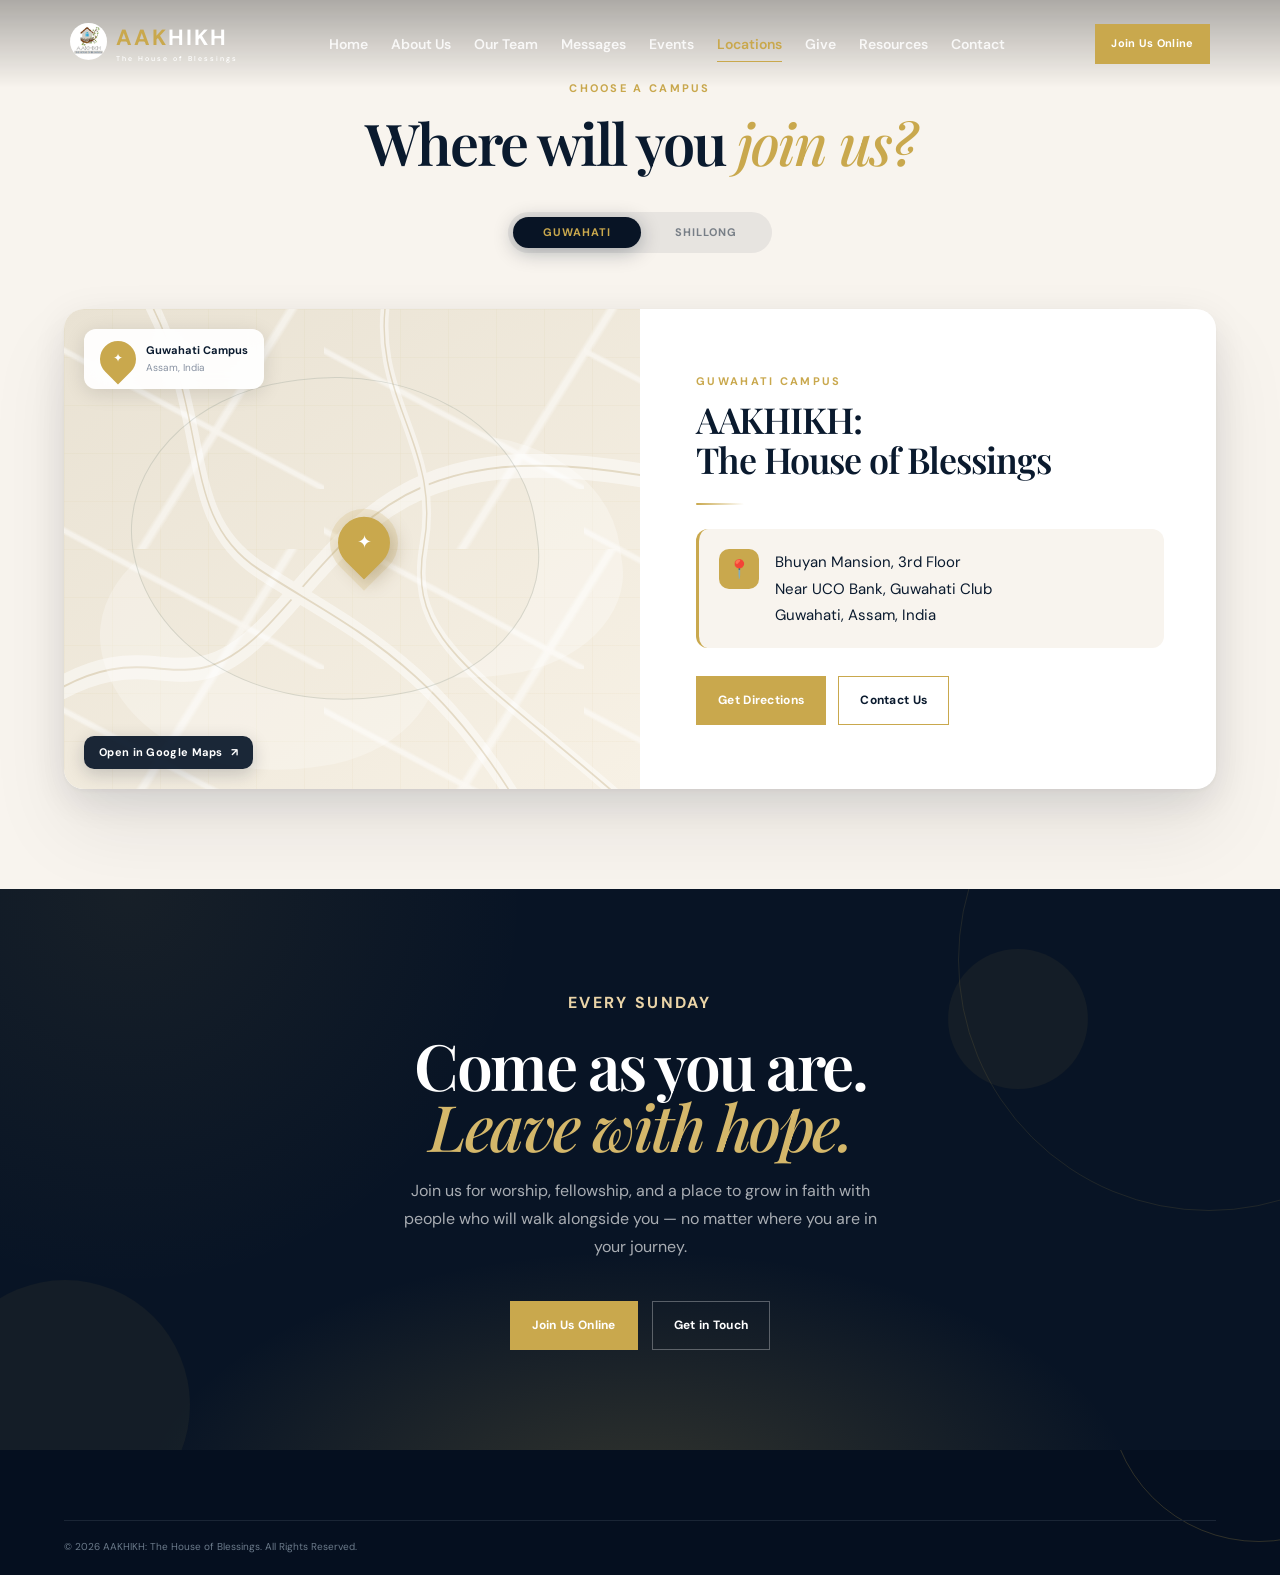
<file: locations.html>
<!doctype html>
<html lang="en">
<head>
  <meta charset="UTF-8">
  <meta name="viewport" content="width=device-width,initial-scale=1">
  <meta name="description" content="Find AAKHIKH church locations in Guwahati, Assam and Shillong, Meghalaya. Join us for Sunday worship, fellowship, prayer, and community." />
  <meta name="robots" content="index, follow" />
  <link rel="canonical" href="https://aakhikh.in/locations.html" />

  <!-- Favicon / AAKHIKH Logo Assets -->
  <link rel="icon" type="image/jpeg" href="logo.jpg" />
  <link rel="apple-touch-icon" href="logo.jpg" />

  <title>Locations | AAKHIKH Church in Guwahati and Shillong</title>

  <!-- Open Graph Metadata -->
  <meta property="og:title" content="Locations | AAKHIKH Church in Guwahati and Shillong" />
  <meta property="og:description" content="Find AAKHIKH church locations in Guwahati, Assam and Shillong, Meghalaya. Join us for Sunday worship, fellowship, prayer, and community." />
  <meta property="og:image" content="https://aakhikh.in/logo.jpg" />
  <meta property="og:url" content="https://aakhikh.in/locations.html" />
  <meta property="og:type" content="website" />
  <meta property="og:site_name" content="AAKHIKH" />
    <meta property="og:locale" content="en_IN" />

  <!-- Twitter Card Metadata -->
  <meta name="twitter:card" content="summary" />
  <meta name="twitter:title" content="Locations | AAKHIKH Church in Guwahati and Shillong" />
  <meta name="twitter:description" content="Find AAKHIKH church locations in Guwahati, Assam and Shillong, Meghalaya. Join us for Sunday worship, fellowship, prayer, and community." />
  <meta name="twitter:image" content="https://aakhikh.in/logo.jpg" />

  <!-- Google Search Console Verification Placeholder -->
  <!-- <meta name="google-site-verification" content="YOUR_GOOGLE_SEARCH_CONSOLE_VERIFICATION_CODE" /> -->

  <link rel="preconnect" href="https://fonts.googleapis.com">
  <link rel="preconnect" href="https://fonts.gstatic.com" crossorigin>
  <link href="https://fonts.googleapis.com/css2?family=DM+Sans:ital,opsz,wght@0,9..40,300;0,9..40,400;0,9..40,500;0,9..40,600;0,9..40,700;1,9..40,400&family=Playfair+Display:ital,wght@0,500;0,600;0,700;1,500;1,600&display=swap" rel="stylesheet">
  <link rel="stylesheet" href="styles.css">
  <style>
    /* ── LOCATIONS PAGE ─────────────────────────────────── */

    /* Hero */
    .loc-hero {
      position: relative;
      min-height: 62vh;
      display: flex;
      flex-direction: column;
      align-items: center;
      justify-content: center;
      text-align: center;
      overflow: hidden;
      padding: 140px 6% 100px;
      color: #fff;
      isolation: isolate;
    }

    .loc-hero-bg {
      position: absolute;
      inset: 0;
      z-index: -2;
      background:
        linear-gradient(165deg, rgba(4,12,27,.96) 0%, rgba(4,12,27,.62) 55%, rgba(4,12,27,.85) 100%),
        url('1 (1.webp') center / cover no-repeat;
      animation: heroZoom 18s ease alternate infinite;
    }

    @keyframes heroZoom {
      to { transform: scale(1.07); }
    }

    .loc-hero::before {
      content: '';
      position: absolute;
      inset: 0;
      z-index: -1;
      background: radial-gradient(ellipse 70% 55% at 50% 80%, rgba(201,168,77,.22), transparent 70%);
    }

    .loc-hero::after {
      content: '';
      position: absolute;
      inset: 0;
      z-index: -1;
      background-image:
        linear-gradient(rgba(201,168,77,.06) 1px, transparent 1px),
        linear-gradient(90deg, rgba(201,168,77,.06) 1px, transparent 1px);
      background-size: 60px 60px;
      mask-image: radial-gradient(ellipse 80% 80% at 50% 50%, black 30%, transparent 100%);
    }

    .loc-hero-badge {
      display: inline-flex;
      align-items: center;
      gap: 8px;
      background: rgba(201,168,77,.18);
      border: 1px solid rgba(201,168,77,.35);
      color: #e8c97a;
      font: 700 10px/1 var(--sans);
      letter-spacing: 2.5px;
      text-transform: uppercase;
      padding: 8px 18px;
      border-radius: 100px;
      margin-bottom: 28px;
      backdrop-filter: blur(6px);
    }

    .loc-hero-badge::before {
      content: '✦';
      font-size: 8px;
    }

    .loc-hero h1 {
      font: 600 clamp(50px,7vw,90px)/.9 var(--serif);
      letter-spacing: -3px;
      margin: 0 0 22px;
      max-width: 780px;
    }

    .loc-hero h1 em {
      font-style: italic;
      font-weight: 500;
      color: #d4b76a;
    }

    .loc-hero-sub {
      font-size: clamp(15px,1.8vw,18px);
      color: rgba(255,255,255,.72);
      max-width: 500px;
      line-height: 1.7;
      margin: 0 0 48px;
    }

    .loc-scroll-hint {
      display: flex;
      flex-direction: column;
      align-items: center;
      gap: 8px;
      color: rgba(255,255,255,.4);
      font: 600 9px/1 var(--sans);
      letter-spacing: 2px;
      text-transform: uppercase;
      animation: bounce 2s ease infinite;
    }

    .loc-scroll-hint span {
      display: block;
      width: 1px;
      height: 40px;
      background: linear-gradient(to bottom, rgba(201,168,77,.6), transparent);
    }

    @keyframes bounce {
      0%, 100% { transform: translateY(0); }
      50% { transform: translateY(6px); }
    }

    /* ── STATS BAR ─────────────────────────────────────── */
    .loc-stats {
      background: var(--night);
      display: grid;
      grid-template-columns: repeat(3, 1fr);
      border-bottom: 1px solid rgba(201,168,77,.18);
    }

    .loc-stat {
      padding: 30px 20px;
      text-align: center;
      border-right: 1px solid rgba(255,255,255,.07);
      position: relative;
      overflow: hidden;
    }

    .loc-stat:last-child { border-right: none; }

    .loc-stat::after {
      content: '';
      position: absolute;
      bottom: 0; left: 50%;
      width: 0; height: 2px;
      background: var(--gold);
      transition: width .4s ease, left .4s ease;
    }

    .loc-stat:hover::after { width: 100%; left: 0; }

    .loc-stat-number {
      font: 700 clamp(22px,3.5vw,38px)/1 var(--serif);
      color: var(--gold);
      display: block;
      margin-bottom: 6px;
    }

    .loc-stat-label {
      font: 600 10px/1 var(--sans);
      letter-spacing: 2px;
      text-transform: uppercase;
      color: rgba(255,255,255,.45);
    }

    /* ── LOCATION TABS ─────────────────────────────────── */
    .loc-main {
      background: #f8f4ee;
      padding: 80px 5% 100px;
    }

    .loc-tabs-header {
      text-align: center;
      margin-bottom: 56px;
    }

    .loc-tabs-header p.eyebrow {
      margin-bottom: 14px;
    }

    .loc-tabs-header h2 {
      font: 600 clamp(34px,4.5vw,58px)/1.05 var(--serif);
      letter-spacing: -2px;
      margin: 0 0 40px;
    }

    .loc-tab-switcher {
      display: inline-flex;
      background: rgba(8,22,41,.07);
      border-radius: 100px;
      padding: 5px;
      gap: 4px;
    }

    .loc-tab-btn {
      padding: 10px 30px;
      font: 700 11px/1 var(--sans);
      letter-spacing: 1px;
      text-transform: uppercase;
      border: none;
      border-radius: 100px;
      background: transparent;
      color: rgba(10,26,46,.5);
      cursor: pointer;
      transition: all .25s ease;
    }

    .loc-tab-btn.active {
      background: var(--night);
      color: var(--gold);
      box-shadow: 0 4px 20px rgba(8,22,41,.3);
    }

    /* ── LOCATION CARD ─────────────────────────────────── */
    .loc-card {
      display: none;
      border-radius: 20px;
      overflow: hidden;
      background: #fff;
      box-shadow:
        0 2px 4px rgba(8,22,41,.04),
        0 12px 40px rgba(8,22,41,.1),
        0 40px 80px rgba(8,22,41,.08);
      animation: cardIn .45s cubic-bezier(.22,.97,.31,1) both;
    }

    .loc-card.active { display: grid; grid-template-columns: 1fr 1fr; }

    @keyframes cardIn {
      from { opacity: 0; transform: translateY(24px); }
      to   { opacity: 1; transform: translateY(0); }
    }

    .loc-map {
      position: relative;
      min-height: 480px;
      overflow: hidden;
    }

    .loc-map iframe {
      width: 100%; height: 100%; border: none; display: block;
      filter: saturate(.85) contrast(1.05);
      transition: filter .3s;
      position: absolute; inset: 0;
    }

    .loc-map:hover iframe { filter: saturate(1) contrast(1); }

    /* The live Google Maps iframe is blocked in some browsers and embedded previews.
       Use a lightweight inline map illustration instead, with a direct map link. */
    .loc-map-static {
      background: linear-gradient(145deg, #e9e2d3 0%, #f7f1e5 100%);
      isolation: isolate;
    }

    .loc-map-static::before {
      content: '';
      position: absolute;
      inset: 0;
      z-index: -1;
      opacity: .55;
      background-image:
        linear-gradient(28deg, transparent 42%, rgba(255,255,255,.9) 43%, rgba(255,255,255,.9) 44%, transparent 45%),
        linear-gradient(122deg, transparent 47%, rgba(255,255,255,.9) 48%, rgba(255,255,255,.9) 49%, transparent 50%),
        linear-gradient(90deg, rgba(201,168,77,.08) 1px, transparent 1px),
        linear-gradient(rgba(201,168,77,.08) 1px, transparent 1px);
      background-size: 260px 180px, 320px 240px, 48px 48px, 48px 48px;
    }

    .loc-map-static::after {
      content: '';
      position: absolute;
      inset: 14% 18% 18% 12%;
      z-index: -1;
      border: 1px solid rgba(112,126,121,.22);
      border-radius: 45% 55% 42% 58%;
      transform: rotate(-8deg);
      box-shadow: 120px 35px 0 -40px rgba(255,255,255,.28), -80px 95px 0 -35px rgba(255,255,255,.25);
    }

    .loc-map-art {
      position: absolute;
      inset: 0;
      width: 100%;
      height: 100%;
      z-index: -1;
      opacity: .48;
    }

    .loc-map-marker {
      position: absolute;
      top: 50%;
      left: 52%;
      width: 52px;
      height: 52px;
      z-index: 2;
      display: grid;
      place-items: center;
      border-radius: 50% 50% 50% 0;
      background: var(--gold);
      color: #fff;
      font-size: 18px;
      box-shadow: 0 8px 18px rgba(90,65,20,.26), 0 0 0 8px rgba(201,168,77,.18);
      transform: translate(-50%, -62%) rotate(-45deg);
    }

    .loc-map-marker::after {
      content: '✦';
      transform: rotate(45deg);
    }

    .loc-map-link {
      position: absolute;
      left: 20px;
      bottom: 20px;
      z-index: 4;
      display: inline-flex;
      align-items: center;
      gap: 8px;
      padding: 11px 15px;
      border-radius: 10px;
      background: rgba(8,22,41,.92);
      color: #fff;
      font: 700 11px/1 var(--sans);
      letter-spacing: .3px;
      box-shadow: 0 5px 18px rgba(8,22,41,.2);
      transition: background .2s, transform .2s;
    }

    .loc-map-link:hover {
      background: var(--gold);
      transform: translateY(-2px);
    }

    .loc-map-overlay { 
      position: absolute;
      top: 20px; left: 20px; z-index: 3;
      background: rgba(255,255,255,.93);
      backdrop-filter: blur(10px);
      border-radius: 12px;
      padding: 12px 16px;
      display: flex;
      align-items: center;
      gap: 10px;
      box-shadow: 0 4px 20px rgba(0,0,0,.12);
    }

    .loc-map-pin {
      width: 36px; height: 36px;
      background: var(--gold);
      border-radius: 50% 50% 50% 0;
      transform: rotate(-45deg);
      flex-shrink: 0;
      display: flex;
      align-items: center;
      justify-content: center;
    }

    .loc-map-pin::after {
      content: '✦';
      transform: rotate(45deg);
      color: #fff;
      font-size: 12px;
      display: block;
    }

    .loc-map-label {
      font: 700 11px/1.4 var(--sans);
      color: var(--ink);
    }

    .loc-map-label small {
      display: block;
      font-weight: 400;
      font-size: 10px;
      color: #8892a2;
      margin-top: 2px;
    }

    .loc-details {
      padding: 52px 52px 52px 56px;
      display: flex;
      flex-direction: column;
      justify-content: center;
    }

    .loc-details .eyebrow { margin-bottom: 10px; }

    .loc-details h3 {
      font: 600 clamp(26px,2.8vw,38px)/1.1 var(--serif);
      letter-spacing: -1px;
      margin: 0 0 24px;
      color: var(--ink);
    }

    .loc-address-block {
      display: flex;
      gap: 16px;
      align-items: flex-start;
      margin-bottom: 28px;
      padding: 20px;
      background: #f8f4ee;
      border-radius: 12px;
      border-left: 3px solid var(--gold);
    }

    .loc-address-icon {
      width: 40px; height: 40px;
      background: var(--gold);
      border-radius: 10px;
      display: flex;
      align-items: center;
      justify-content: center;
      font-size: 18px;
      flex-shrink: 0;
    }

    .loc-address-block address {
      font-style: normal;
      font-size: 15px;
      line-height: 1.75;
      color: var(--ink);
    }

    .loc-schedule-title {
      font: 700 10px/1 var(--sans);
      letter-spacing: 2.5px;
      text-transform: uppercase;
      color: #8892a2;
      margin: 0 0 16px;
    }

    .loc-schedule-list {
      list-style: none;
      margin: 0 0 36px;
      padding: 0;
      display: flex;
      flex-direction: column;
      gap: 10px;
    }

    .loc-schedule-item {
      display: flex;
      align-items: center;
      gap: 14px;
      padding: 14px 18px;
      background: #f8f4ee;
      border-radius: 10px;
      transition: background .2s, transform .2s;
    }

    .loc-schedule-item:hover {
      background: #f0e9dc;
      transform: translateX(4px);
    }

    .loc-sched-dot {
      width: 10px; height: 10px;
      border-radius: 50%;
      background: var(--gold);
      flex-shrink: 0;
      box-shadow: 0 0 0 3px rgba(201,168,77,.2);
    }

    .loc-sched-day {
      font: 700 12px/1 var(--sans);
      color: var(--gold);
      text-transform: uppercase;
      letter-spacing: .8px;
      min-width: 75px;
    }

    .loc-sched-time {
      font: 500 14px/1 var(--serif);
      color: var(--ink);
    }

    .loc-btn-row {
      display: flex;
      gap: 12px;
      flex-wrap: wrap;
    }

    .loc-divider {
      width: 48px; height: 2px;
      background: linear-gradient(90deg, var(--gold), transparent);
      margin: 0 0 24px;
      border-radius: 2px;
    }

    /* ── BOTTOM CTA ────────────────────────────────────── */
    .loc-cta {
      position: relative;
      background: var(--night);
      padding: 100px 6%;
      text-align: center;
      color: #fff;
      overflow: hidden;
      isolation: isolate;
    }

    .loc-cta::before {
      content: '';
      position: absolute;
      inset: 0;
      z-index: 0;
      background:
        radial-gradient(ellipse 60% 70% at 50% 110%, rgba(201,168,77,.22), transparent 65%),
        radial-gradient(circle 400px at 10% 0%, rgba(201,168,77,.08), transparent);
    }

    .loc-cta::after {
      content: '';
      position: absolute;
      top: -180px; right: -180px;
      width: 500px; height: 500px;
      border: 1px solid rgba(201,168,77,.12);
      border-radius: 50%;
      z-index: 0;
    }

    .loc-cta-inner {
      position: relative;
      z-index: 1;
      max-width: 620px;
      margin: 0 auto;
    }

    .loc-cta-inner .eyebrow.light { margin-bottom: 18px; }

    .loc-cta h2 {
      font: 600 clamp(38px,5vw,66px)/.95 var(--serif);
      letter-spacing: -2.5px;
      margin: 0 0 20px;
      color: #fff;
    }

    .loc-cta h2 em {
      font-weight: 500;
      font-style: italic;
      color: #d4b76a;
    }

    .loc-cta p {
      font-size: 16px;
      color: rgba(255,255,255,.65);
      line-height: 1.75;
      margin: 0 auto 40px;
      max-width: 480px;
    }

    .loc-cta-buttons {
      display: flex;
      gap: 14px;
      justify-content: center;
      flex-wrap: wrap;
    }

    .loc-orb {
      position: absolute;
      border-radius: 50%;
      opacity: .06;
      background: var(--gold);
      z-index: 0;
    }

    .loc-orb-1 { width: 250px; height: 250px; bottom: -80px; left: -60px; }
    .loc-orb-2 { width: 140px; height: 140px; top: 60px; right: 15%; }

    /* ── COMING SOON ───────────────────────────────────── */
    .loc-coming-soon {
      position: absolute;
      inset: 0;
      display: flex;
      flex-direction: column;
      align-items: center;
      justify-content: center;
      background: linear-gradient(145deg, #e8dfc9, #f5ede0);
      z-index: 2;
      gap: 12px;
    }

    .loc-coming-soon-icon {
      width: 70px; height: 70px;
      border-radius: 50%;
      background: var(--gold);
      display: flex;
      align-items: center;
      justify-content: center;
      font-size: 28px;
      color: #fff;
      box-shadow: 0 10px 30px rgba(201,168,77,.35);
      animation: pulse 2.5s ease infinite;
    }

    @keyframes pulse {
      0%, 100% { box-shadow: 0 10px 30px rgba(201,168,77,.35); }
      50% { box-shadow: 0 10px 50px rgba(201,168,77,.55), 0 0 0 12px rgba(201,168,77,.1); }
    }

    .loc-coming-soon h4 {
      font: 600 20px var(--serif);
      margin: 0;
      color: var(--ink);
    }

    .loc-coming-soon p {
      font-size: 13px;
      color: #8892a2;
      margin: 0;
    }

    /* ── RESPONSIVE ────────────────────────────────────── */
    @media (max-width: 960px) {
      .loc-card.active { grid-template-columns: 1fr; }
      .loc-map { min-height: 300px; }
      .loc-details { padding: 40px 36px; }
    }

    @media (max-width: 640px) {
      .loc-hero { padding: 130px 6% 80px; }
      .loc-hero h1 { letter-spacing: -2px; }
      .loc-main { padding: 60px 5% 75px; }
      .loc-stats { grid-template-columns: 1fr; }
      .loc-stat { border-right: none; border-bottom: 1px solid rgba(255,255,255,.07); }
      .loc-stat:last-child { border-bottom: none; }
      .loc-details { padding: 32px 24px; }
      .loc-cta { padding: 75px 6%; }
    }
  </style>

  <script type="application/ld+json">
{
    "isPartOf":  {
                     "url":  "https://aakhikh.in/",
                     "name":  "AAKHIKH",
                     "@type":  "WebSite"
                 },
    "name":  "Locations | AAKHIKH Church in Guwahati and Shillong",
    "publisher":  {
                      "@id":  "https://aakhikh.in/#organization"
                  },
    "@context":  "https://schema.org",
    "description":  "Find AAKHIKH church locations in Guwahati, Assam and Shillong, Meghalaya. Join us for Sunday worship, fellowship, prayer, and community.",
    "@type":  "WebPage",
    "url":  "https://aakhikh.in/locations.html"
}
  </script>
</head>
<body>
  <header class="site-header scrolled">
    <a class="brand" href="index.html"><span>AAK</span>HIKH<small>The House of Blessings</small></a>
    <nav class="desktop-nav" aria-label="Primary navigation">
      <a href="index.html">Home</a>
      <a href="about.html">About Us</a>
      <a href="messages.html">Messages</a>
      <a href="events.html">Events</a>
      <a href="locations.html">Locations</a>
      <a href="donate.html">Give</a>
      <a href="resources.html">Resources</a>
      <a href="contact.html">Contact</a>
    </nav>
    <div class="nav-actions"><a class="button button-small" href="online.html">Join Us Online</a></div>
    <button class="menu-button" aria-label="Open menu" aria-expanded="false"><span></span><span></span></button>
  </header>
  <div class="mobile-menu" aria-hidden="true">
    <button class="close-menu" aria-label="Close menu">&times;</button>
    <a href="index.html">Home</a><a href="about.html">About Us</a><a href="messages.html">Messages</a>
    <a href="events.html">Events</a><a href="locations.html">Locations</a><a href="donate.html">Give</a>
    <a href="resources.html">Resources</a><a href="contact.html">Contact</a>
    <a class="button" href="online.html">Join Us Online</a>
  </div>

  <main>
    <!-- HERO (removed)
    <section class="loc-hero" aria-label="Locations hero">
      <div class="loc-hero-bg" aria-hidden="true"></div>
      <div class="loc-hero-badge">Our Locations</div>
      <h1>Find AAKHIKH<br><em>Near You.</em></h1>
      <p class="loc-hero-sub">Your local home for worship, community, and hope — waiting to welcome you exactly as you are.</p>
      <div class="loc-scroll-hint" aria-hidden="true">
        <span></span>
        Explore
      </div>
    </section> -->

    <!-- STATS BAR (removed)
    <div class="loc-stats" aria-label="Quick facts">
      <div class="loc-stat">
        <span class="loc-stat-number">2</span>
        <span class="loc-stat-label">Campuses</span>
      </div>
      <div class="loc-stat">
        <span class="loc-stat-number">Every Sunday</span>
        <span class="loc-stat-label">Worship Services</span>
      </div>
      <div class="loc-stat">
        <span class="loc-stat-number">1 Family</span>
        <span class="loc-stat-label">One Church</span>
      </div>
    </div> -->

    <!-- LOCATION CARDS -->
    <section class="loc-main">
      <div class="loc-tabs-header">
        <p class="eyebrow">Choose a Campus</p>
        <h2>Where will you <em>join us?</em></h2>
        <div class="loc-tab-switcher" role="tablist" aria-label="Select campus">
          <button class="loc-tab-btn active" role="tab" aria-selected="true" data-loc="guwahati" id="tab-guwahati" aria-controls="card-guwahati">Guwahati</button>
          <button class="loc-tab-btn" role="tab" aria-selected="false" data-loc="shillong" id="tab-shillong" aria-controls="card-shillong">Shillong</button>
        </div>
      </div>

      <!-- Guwahati -->
      <div class="loc-card active" id="card-guwahati" role="tabpanel" aria-labelledby="tab-guwahati">
        <div class="loc-map loc-map-static">
          <svg class="loc-map-art" viewBox="0 0 800 480" preserveAspectRatio="none" aria-hidden="true">
            <path d="M-30 390 C130 315 160 410 285 315 S470 120 830 170" fill="none" stroke="#fff" stroke-width="24"/>
            <path d="M-30 390 C130 315 160 410 285 315 S470 120 830 170" fill="none" stroke="#d4c6a8" stroke-width="2"/>
            <path d="M110 -20 C210 110 155 205 270 260 S520 350 650 520" fill="none" stroke="#fff" stroke-width="18"/>
            <path d="M110 -20 C210 110 155 205 270 260 S520 350 650 520" fill="none" stroke="#d4c6a8" stroke-width="2"/>
            <path d="M450 -20 C420 85 525 135 500 235 S570 360 790 500" fill="none" stroke="#fff" stroke-width="12"/>
            <path d="M450 -20 C420 85 525 135 500 235 S570 360 790 500" fill="none" stroke="#d4c6a8" stroke-width="2"/>
          </svg>
          <div class="loc-map-marker" aria-hidden="true"></div>
          <div class="loc-map-overlay" aria-hidden="true">
            <div class="loc-map-pin"></div>
            <div class="loc-map-label">
              Guwahati Campus
              <small>Assam, India</small>
            </div>
          </div>
          <a class="loc-map-link" href="https://maps.app.goo.gl/ZLyge9s8QF4YSoKNA" target="_blank" rel="noopener noreferrer">Open in Google Maps <span aria-hidden="true">↗</span></a>
        </div>
        <div class="loc-details">
          <p class="eyebrow">Guwahati Campus</p>
          <h3>AAKHIKH:<br>The House of Blessings</h3>
          <div class="loc-divider" aria-hidden="true"></div>
          <div class="loc-address-block">
            <div class="loc-address-icon" aria-hidden="true">📍</div>
            <address>
              Bhuyan Mansion, 3rd Floor<br>
              Near UCO Bank, Guwahati Club<br>
              Guwahati, Assam, India
            </address>
          </div>
          <div class="loc-btn-row">
            <a class="button" href="https://maps.app.goo.gl/ZLyge9s8QF4YSoKNA" target="_blank" rel="noopener noreferrer" id="directions-guwahati">Get Directions</a>
            <a class="button button-outline" href="contact.html">Contact Us</a>
          </div>
        </div>
      </div>

      <!-- Shillong -->
      <div class="loc-card" id="card-shillong" role="tabpanel" aria-labelledby="tab-shillong">
        <div class="loc-map loc-map-static">
          <svg class="loc-map-art" viewBox="0 0 800 480" preserveAspectRatio="none" aria-hidden="true">
            <path d="M-30 155 C130 230 175 105 310 190 S515 380 830 285" fill="none" stroke="#fff" stroke-width="24"/>
            <path d="M-30 155 C130 230 175 105 310 190 S515 380 830 285" fill="none" stroke="#d4c6a8" stroke-width="2"/>
            <path d="M230 -20 C310 105 250 185 390 245 S540 340 570 520" fill="none" stroke="#fff" stroke-width="18"/>
            <path d="M230 -20 C310 105 250 185 390 245 S540 340 570 520" fill="none" stroke="#d4c6a8" stroke-width="2"/>
            <path d="M650 -20 C590 90 665 155 610 255 S690 390 820 430" fill="none" stroke="#fff" stroke-width="12"/>
            <path d="M650 -20 C590 90 665 155 610 255 S690 390 820 430" fill="none" stroke="#d4c6a8" stroke-width="2"/>
          </svg>
          <div class="loc-map-marker" aria-hidden="true"></div>
          <div class="loc-map-overlay" aria-hidden="true">
            <div class="loc-map-pin"></div>
            <div class="loc-map-label">
              Shillong Campus
              <small>Meghalaya, India</small>
            </div>
          </div>
          <a class="loc-map-link" href="https://maps.app.goo.gl/WADtnnQnJ7XeVzfE7?g_st=aw" target="_blank" rel="noopener noreferrer">Open in Google Maps <span aria-hidden="true">↗</span></a>
        </div>
        <div class="loc-details">
          <p class="eyebrow">Shillong Campus</p>
          <h3>AAKHIKH –<br>Shillong</h3>
          <div class="loc-divider" aria-hidden="true"></div>
          <div class="loc-address-block">
            <div class="loc-address-icon" aria-hidden="true">🏛️</div>
            <address>
              Alabaster Prayer Room<br>
              HV7X+5C7, Motinagar, Nongthymmai<br>
              Shillong, Meghalaya 793014, India
            </address>
          </div>
          <div class="loc-btn-row">
            <a class="button" href="https://maps.app.goo.gl/WADtnnQnJ7XeVzfE7?g_st=aw" target="_blank" rel="noopener noreferrer" id="directions-shillong">Get Directions</a>
            <a class="button button-outline" href="contact.html">Contact Us</a>
          </div>
        </div>
      </div>
    </section>

    <!-- BOTTOM CTA -->
    <section class="loc-cta" aria-label="Invitation">
      <div class="loc-orb loc-orb-1" aria-hidden="true"></div>
      <div class="loc-orb loc-orb-2" aria-hidden="true"></div>
      <div class="loc-cta-inner">
        <p class="eyebrow light">Every Sunday</p>
        <h2>Come as you are.<br><em>Leave with hope.</em></h2>
        <p>Join us for worship, fellowship, and a place to grow in faith with people who will walk alongside you — no matter where you are in your journey.</p>
        <div class="loc-cta-buttons">
          <a class="button" href="online.html">Join Us Online</a>
          <a class="button button-ghost" href="contact.html">Get in Touch</a>
        </div>
      </div>
    </section>
  </main>

  <footer>
    <div class="copyright">© 2026 AAKHIKH: The House of Blessings. All Rights Reserved.</div>
  </footer>

  <script src="script.js"></script>
  <script>
    const tabBtns = document.querySelectorAll('.loc-tab-btn');
    const locCards = document.querySelectorAll('.loc-card');

    tabBtns.forEach(btn => {
      btn.addEventListener('click', () => {
        const target = btn.dataset.loc;
        tabBtns.forEach(b => {
          b.classList.toggle('active', b === btn);
          b.setAttribute('aria-selected', String(b === btn));
        });
        locCards.forEach(card => {
          card.classList.toggle('active', card.id === 'card-' + target);
        });
      });
    });
  </script>
</body>
</html>
</file>
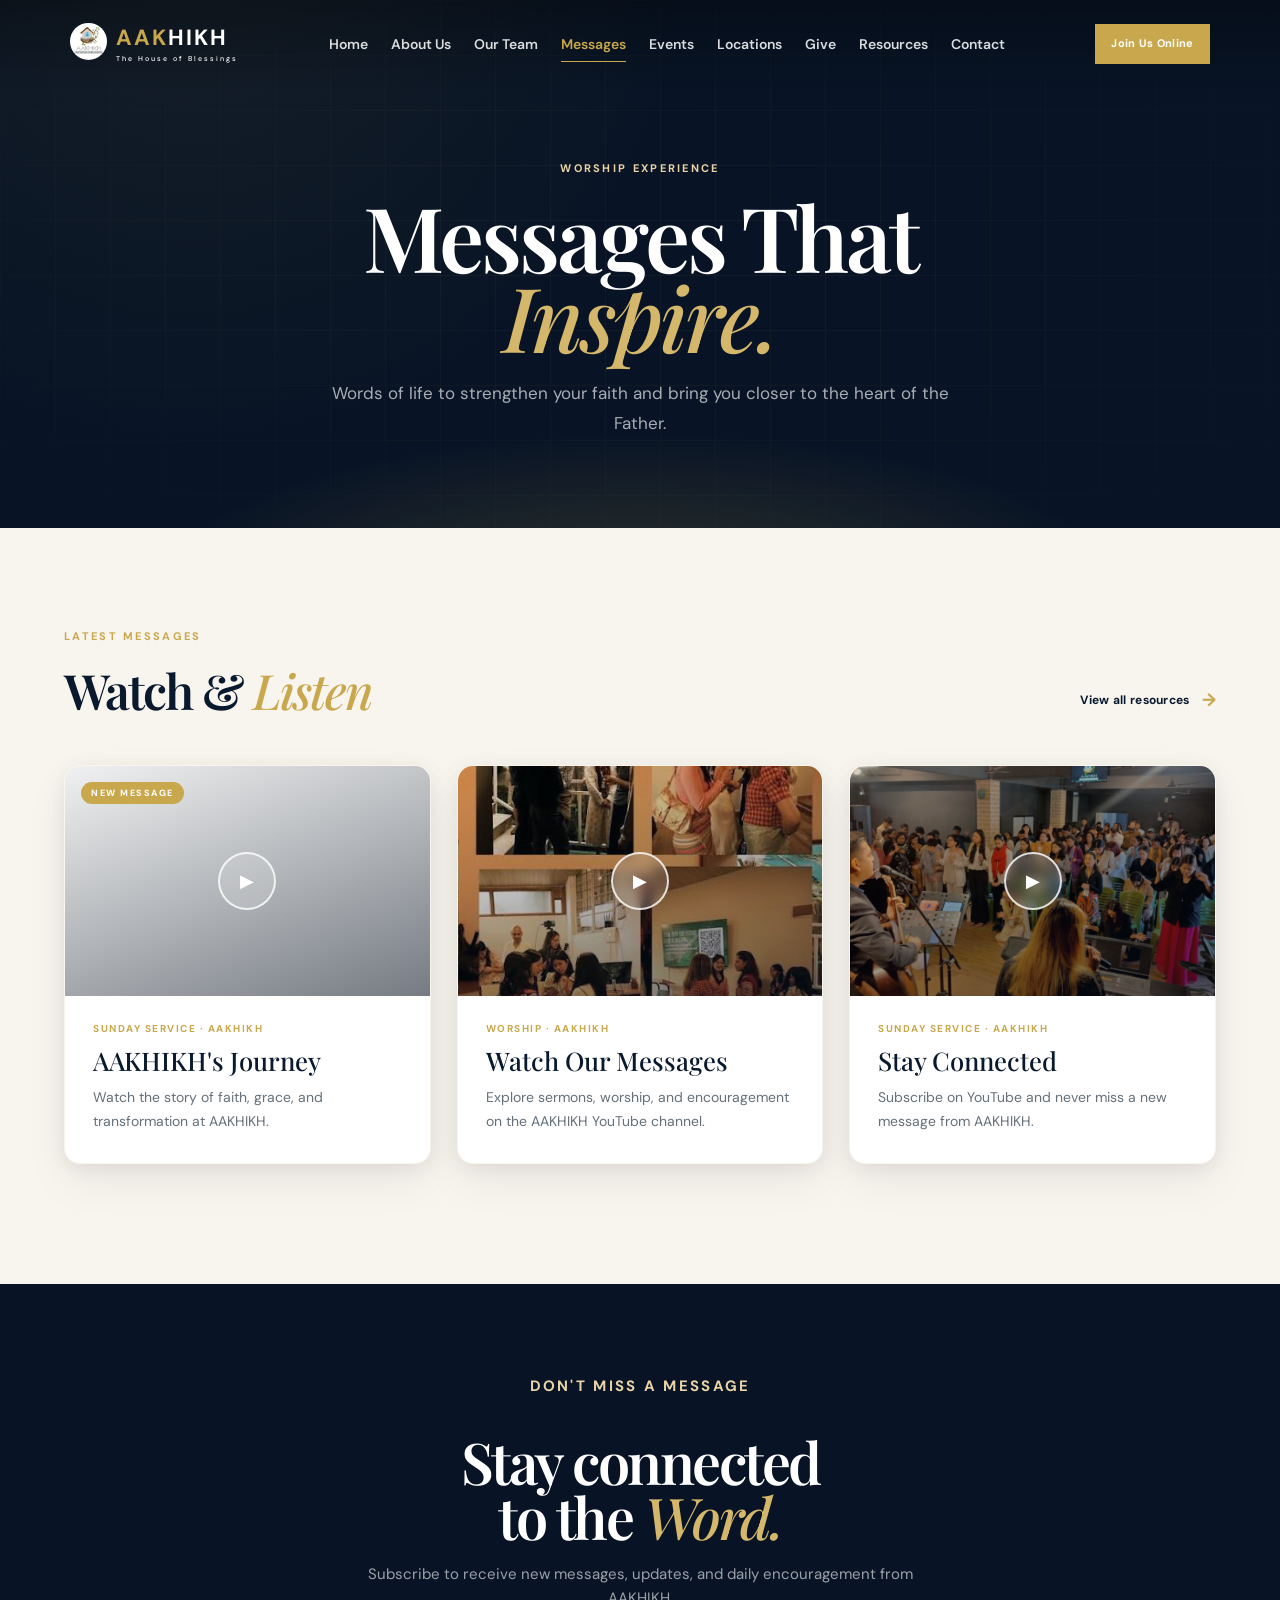
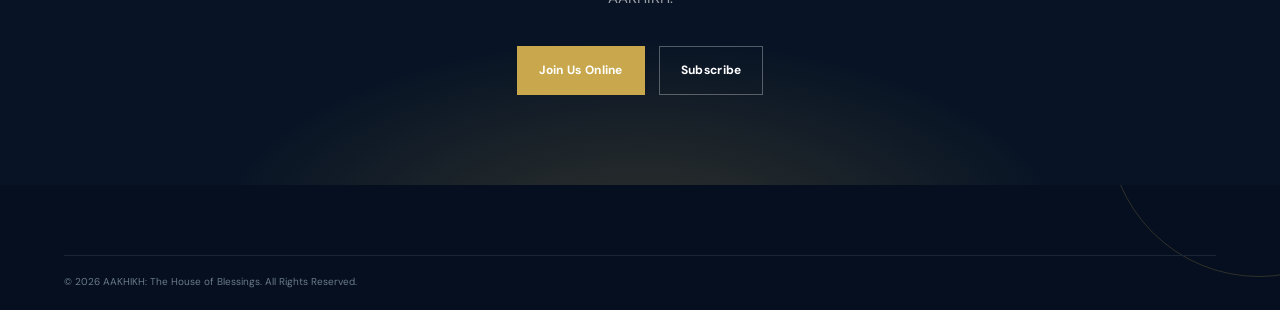
<file: messages.html>
<!doctype html>
<html lang="en">
<head>
  <meta charset="UTF-8">
  <meta name="viewport" content="width=device-width,initial-scale=1">
  <meta name="description" content="Watch and listen to messages from AAKHIKH, The House of Blessings. Find sermons and words of faith, hope, and encouragement for your walk with God." />
  <meta name="robots" content="index, follow" />
  <link rel="canonical" href="https://aakhikh.in/messages.html" />

  <!-- Favicon / AAKHIKH Logo Assets -->
  <link rel="icon" type="image/jpeg" href="logo.jpg" />
  <link rel="apple-touch-icon" href="logo.jpg" />

  <title>Messages | AAKHIKH The House of Blessings</title>

  <!-- Open Graph Metadata -->
  <meta property="og:title" content="Messages | AAKHIKH The House of Blessings" />
  <meta property="og:description" content="Watch and listen to messages from AAKHIKH, The House of Blessings. Find sermons and words of faith, hope, and encouragement for your walk with God." />
  <meta property="og:image" content="https://aakhikh.in/logo.jpg" />
  <meta property="og:url" content="https://aakhikh.in/messages.html" />
  <meta property="og:type" content="website" />
  <meta property="og:site_name" content="AAKHIKH" />
    <meta property="og:locale" content="en_IN" />

  <!-- Twitter Card Metadata -->
  <meta name="twitter:card" content="summary" />
  <meta name="twitter:title" content="Messages | AAKHIKH The House of Blessings" />
  <meta name="twitter:description" content="Watch and listen to messages from AAKHIKH, The House of Blessings. Find sermons and words of faith, hope, and encouragement for your walk with God." />
  <meta name="twitter:image" content="https://aakhikh.in/logo.jpg" />

  <!-- Google Search Console Verification Placeholder -->
  <!-- <meta name="google-site-verification" content="YOUR_GOOGLE_SEARCH_CONSOLE_VERIFICATION_CODE" /> -->

  <link rel="preconnect" href="https://fonts.googleapis.com">
  <link rel="preconnect" href="https://fonts.gstatic.com" crossorigin>
  <link href="https://fonts.googleapis.com/css2?family=DM+Sans:ital,opsz,wght@0,9..40,300;0,9..40,400;0,9..40,500;0,9..40,600;0,9..40,700;1,9..40,400&family=Playfair+Display:ital,wght@0,500;0,600;0,700;1,500;1,600&display=swap" rel="stylesheet">
  <link rel="stylesheet" href="styles.css">
  <style>
    /* ── MESSAGES HERO ────────────────────────────────── */
    .messages-hero {
      position: relative;
      min-height: 55vh;
      display: flex;
      flex-direction: column;
      align-items: center;
      justify-content: center;
      text-align: center;
      padding: 160px 8% 90px;
      color: #fff;
      overflow: hidden;
      isolation: isolate;
      background: var(--night);
    }

    .messages-hero::before {
      content: '';
      position: absolute;
      inset: 0;
      z-index: 0;
      background:
        radial-gradient(ellipse 65% 55% at 50% 115%, rgba(201,168,77,.22), transparent 60%),
        radial-gradient(circle 500px at 15% -10%, rgba(201,168,77,.07), transparent);
    }

    .messages-hero::after {
      content: '';
      position: absolute;
      inset: 0;
      z-index: 0;
      background-image:
        linear-gradient(rgba(201,168,77,.05) 1px, transparent 1px),
        linear-gradient(90deg, rgba(201,168,77,.05) 1px, transparent 1px);
      background-size: 55px 55px;
      mask-image: radial-gradient(ellipse 70% 70% at 50% 50%, black 20%, transparent 100%);
    }

    .messages-hero-inner {
      position: relative;
      z-index: 1;
      max-width: 660px;
    }

    .messages-hero h1 {
      font: 600 clamp(50px,7vw,92px)/.9 var(--serif);
      letter-spacing: -3px;
      margin: 0 0 22px;
    }

    .messages-hero h1 em { color: #d4b76a; font-style: italic; font-weight: 500; }

    .messages-hero-sub {
      color: rgba(255,255,255,.65);
      font-size: clamp(15px,1.5vw,17px);
      line-height: 1.75;
      margin: 0;
    }

    /* ── MESSAGES GRID ────────────────────────────────── */
    .messages-body {
      padding: 100px 5% 120px;
      background: #f8f4ee;
    }

    .messages-header {
      display: flex;
      align-items: flex-end;
      justify-content: space-between;
      gap: 20px;
      margin-bottom: 50px;
      max-width: 1200px;
      margin-left: auto;
      margin-right: auto;
    }

    .messages-header h2 {
      font: 600 clamp(34px,3.8vw,54px)/1.05 var(--serif);
      letter-spacing: -2px;
      margin: 0;
    }

    .msg-grid {
      display: grid;
      grid-template-columns: repeat(3, 1fr);
      gap: 26px;
      max-width: 1200px;
      margin: 0 auto;
    }

    .msg-card {
      background: #fff;
      border-radius: 16px;
      overflow: hidden;
      box-shadow: 0 4px 20px rgba(8,22,41,.07), 0 18px 45px rgba(8,22,41,.06);
      transition: transform .3s ease, box-shadow .3s ease;
      border: 1px solid rgba(201,168,77,.1);
    }

    .msg-card:hover {
      transform: translateY(-8px);
      box-shadow: 0 8px 30px rgba(8,22,41,.11), 0 30px 60px rgba(8,22,41,.09);
    }

    .msg-thumb {
      height: 230px;
      display: grid;
      place-items: center;
      background-size: cover;
      background-position: center;
      position: relative;
      overflow: hidden;
    }

    .msg-thumb::before {
      content: '';
      position: absolute;
      inset: 0;
      background: linear-gradient(160deg, rgba(5,15,28,.06), rgba(5,15,28,.55));
      transition: background .3s;
    }

    .msg-card:hover .msg-thumb::before {
      background: linear-gradient(160deg, rgba(5,15,28,.1), rgba(5,15,28,.45));
    }

    .msg-play-btn {
      position: relative;
      z-index: 1;
      width: 58px; height: 58px;
      border: 2px solid rgba(255,255,255,.8);
      border-radius: 50%;
      background: rgba(255,255,255,.15);
      backdrop-filter: blur(6px);
      color: #fff;
      font-size: 18px;
      cursor: pointer;
      transition: background .25s, transform .25s, border-color .25s;
      display: flex;
      align-items: center;
      justify-content: center;
    }

    .msg-card:hover .msg-play-btn {
      background: var(--gold);
      border-color: var(--gold);
      transform: scale(1.1);
    }

    .msg-new-badge {
      position: absolute;
      top: 16px; left: 16px;
      z-index: 2;
      background: var(--gold);
      color: #fff;
      font: 700 9px var(--sans);
      letter-spacing: 1.5px;
      text-transform: uppercase;
      padding: 5px 10px;
      border-radius: 100px;
    }

    .msg-thumb-1 { background-image: url('https://i.ytimg.com/vi/RDTfzhlVK2M/hqdefault.jpg'); }
    .msg-thumb-2 { background-image: url('7.jpg'); }
    .msg-thumb-3 { background-image: url('5.webp'); }

    .msg-card { cursor: pointer; }
    .msg-body { padding: 26px 28px 30px; }

    .msg-body .meta {
      color: var(--gold);
      font: 700 10px var(--sans);
      letter-spacing: 1.5px;
      text-transform: uppercase;
      margin-bottom: 10px;
    }

    .msg-body h3 {
      font: 500 clamp(22px,2vw,28px)/1.2 var(--serif);
      margin: 0 0 10px;
    }

    .msg-body p {
      font-size: 14px;
      color: #64707a;
      line-height: 1.7;
      margin: 0;
    }

    /* ── BOTTOM CTA ───────────────────────────────────── */
    .messages-cta {
      background: var(--night);
      padding: 90px 5%;
      text-align: center;
      position: relative;
      overflow: hidden;
    }

    .messages-cta::before {
      content: '';
      position: absolute;
      inset: 0;
      background: radial-gradient(ellipse 55% 65% at 50% 110%, rgba(201,168,77,.2), transparent 60%);
    }

    .messages-cta-inner { position: relative; z-index: 1; max-width: 580px; margin: 0 auto; }

    .messages-cta h2 {
      font: 600 clamp(36px,4.5vw,64px)/.95 var(--serif);
      letter-spacing: -2.5px;
      margin: 0 0 18px;
      color: #fff;
    }

    .messages-cta h2 em { color: #d4b76a; font-style: italic; }

    .messages-cta p { color: rgba(255,255,255,.6); font-size: 15px; margin: 0 0 36px; }

    .messages-cta-btns { display: flex; gap: 14px; justify-content: center; flex-wrap: wrap; }

    /* ── RESPONSIVE ───────────────────────────────────── */
    @media (max-width: 960px) {
      .msg-grid { grid-template-columns: 1fr 1fr; }
      .messages-header { flex-direction: column; align-items: flex-start; }
    }

    @media (max-width: 640px) {
      .messages-hero { padding: 135px 6% 75px; }
      .messages-body { padding: 75px 6% 90px; }
      .msg-grid { grid-template-columns: 1fr; max-width: 480px; margin: 0 auto; }
    }
  </style>

  <script type="application/ld+json">
{
    "isPartOf":  {
                     "url":  "https://aakhikh.in/",
                     "name":  "AAKHIKH",
                     "@type":  "WebSite"
                 },
    "name":  "Messages | AAKHIKH The House of Blessings",
    "publisher":  {
                      "@id":  "https://aakhikh.in/#organization"
                  },
    "@context":  "https://schema.org",
    "description":  "Watch and listen to messages from AAKHIKH, The House of Blessings. Find sermons and words of faith, hope, and encouragement for your walk with God.",
    "@type":  "WebPage",
    "url":  "https://aakhikh.in/messages.html"
}
  </script>
</head>
<body>
  <header class="site-header scrolled">
    <a class="brand" href="index.html"><span>AAK</span>HIKH<small>The House of Blessings</small></a>
    <nav class="desktop-nav" aria-label="Primary navigation">
      <a href="index.html">Home</a>
      <a href="about.html">About Us</a>
      <a href="messages.html">Messages</a>
      <a href="events.html">Events</a>
      <a href="locations.html">Locations</a>
      <a href="donate.html">Give</a>
      <a href="resources.html">Resources</a>
      <a href="contact.html">Contact</a>
    </nav>
    <div class="nav-actions"><a class="button button-small" href="online.html">Join Us Online</a></div>
    <button class="menu-button" aria-label="Open menu" aria-expanded="false"><span></span><span></span></button>
  </header>
  <div class="mobile-menu" aria-hidden="true">
    <button class="close-menu" aria-label="Close menu">&times;</button>
    <a href="index.html">Home</a><a href="about.html">About Us</a><a href="messages.html">Messages</a>
    <a href="events.html">Events</a><a href="locations.html">Locations</a><a href="donate.html">Give</a>
    <a href="resources.html">Resources</a><a href="contact.html">Contact</a>
    <a class="button" href="online.html">Join Us Online</a>
  </div>

  <main>
    <!-- HERO -->
    <section class="messages-hero">
      <div class="messages-hero-inner">
        <p class="eyebrow light">Worship experience</p>
        <h1>Messages That<br><em>Inspire.</em></h1>
        <p class="messages-hero-sub">Words of life to strengthen your faith and bring you closer to the heart of the Father.</p>
      </div>
    </section>

    <!-- MESSAGES GRID -->
    <section class="messages-body">
      <div class="messages-header">
        <div>
          <p class="eyebrow">Latest messages</p>
          <h2>Watch &amp; <em>Listen</em></h2>
        </div>
        <a class="text-link" href="resources.html">View all resources <b>→</b></a>
      </div>

      <div class="msg-grid">
        <article class="msg-card">
          <div class="msg-thumb msg-thumb-1">
            <div class="msg-new-badge">New Message</div>
            <button class="msg-play-btn" aria-label="Play message: Learn from Him">▶</button>
          </div>
          <div class="msg-body">
            <p class="meta">Sunday Service · AAKHIKH</p>
            <h3>AAKHIKH's Journey</h3>
            <p>Watch the story of faith, grace, and transformation at AAKHIKH.</p>
          </div>
        </article>

        <article class="msg-card">
          <div class="msg-thumb msg-thumb-2">
            <button class="msg-play-btn" aria-label="Play message: In His Presence">▶</button>
          </div>
          <div class="msg-body">
            <p class="meta">Worship · AAKHIKH</p>
            <h3>Watch Our Messages</h3>
            <p>Explore sermons, worship, and encouragement on the AAKHIKH YouTube channel.</p>
          </div>
        </article>

        <article class="msg-card">
          <div class="msg-thumb msg-thumb-3">
            <button class="msg-play-btn" aria-label="Play message: Created for Glory">▶</button>
          </div>
          <div class="msg-body">
            <p class="meta">Sunday Service · AAKHIKH</p>
            <h3>Stay Connected</h3>
            <p>Subscribe on YouTube and never miss a new message from AAKHIKH.</p>
          </div>
        </article>
      </div>
    </section>

    <!-- CTA -->
    <section class="messages-cta">
      <div class="messages-cta-inner">
        <p class="eyebrow light">Don't miss a message</p>
        <h2>Stay connected<br>to the <em>Word.</em></h2>
        <p>Subscribe to receive new messages, updates, and daily encouragement from AAKHIKH.</p>
        <div class="messages-cta-btns">
          <a class="button" href="online.html">Join Us Online</a>
          <a class="button button-ghost" href="contact.html">Subscribe</a>
        </div>
      </div>
    </section>
  </main>

  <footer>
    <div class="copyright">© 2026 AAKHIKH: The House of Blessings. All Rights Reserved.</div>
  </footer>
  <script src="script.js"></script>
  <script>
    const youtubeVideo = 'https://www.youtube.com/watch?v=RDTfzhlVK2M';
    const youtubeChannel = 'https://www.youtube.com/@Aakhikh_The_House_of_Blessings/videos';
    document.querySelectorAll('.msg-card').forEach((card, index) => {
      card.addEventListener('click', () => window.open(index === 0 ? youtubeVideo : youtubeChannel, '_blank', 'noopener'));
      card.querySelector('.msg-play-btn')?.setAttribute('aria-label', index === 0 ? "Watch AAKHIKH's Journey on YouTube" : 'Watch AAKHIKH on YouTube');
    });
  </script>
</body>
</html>
</file>
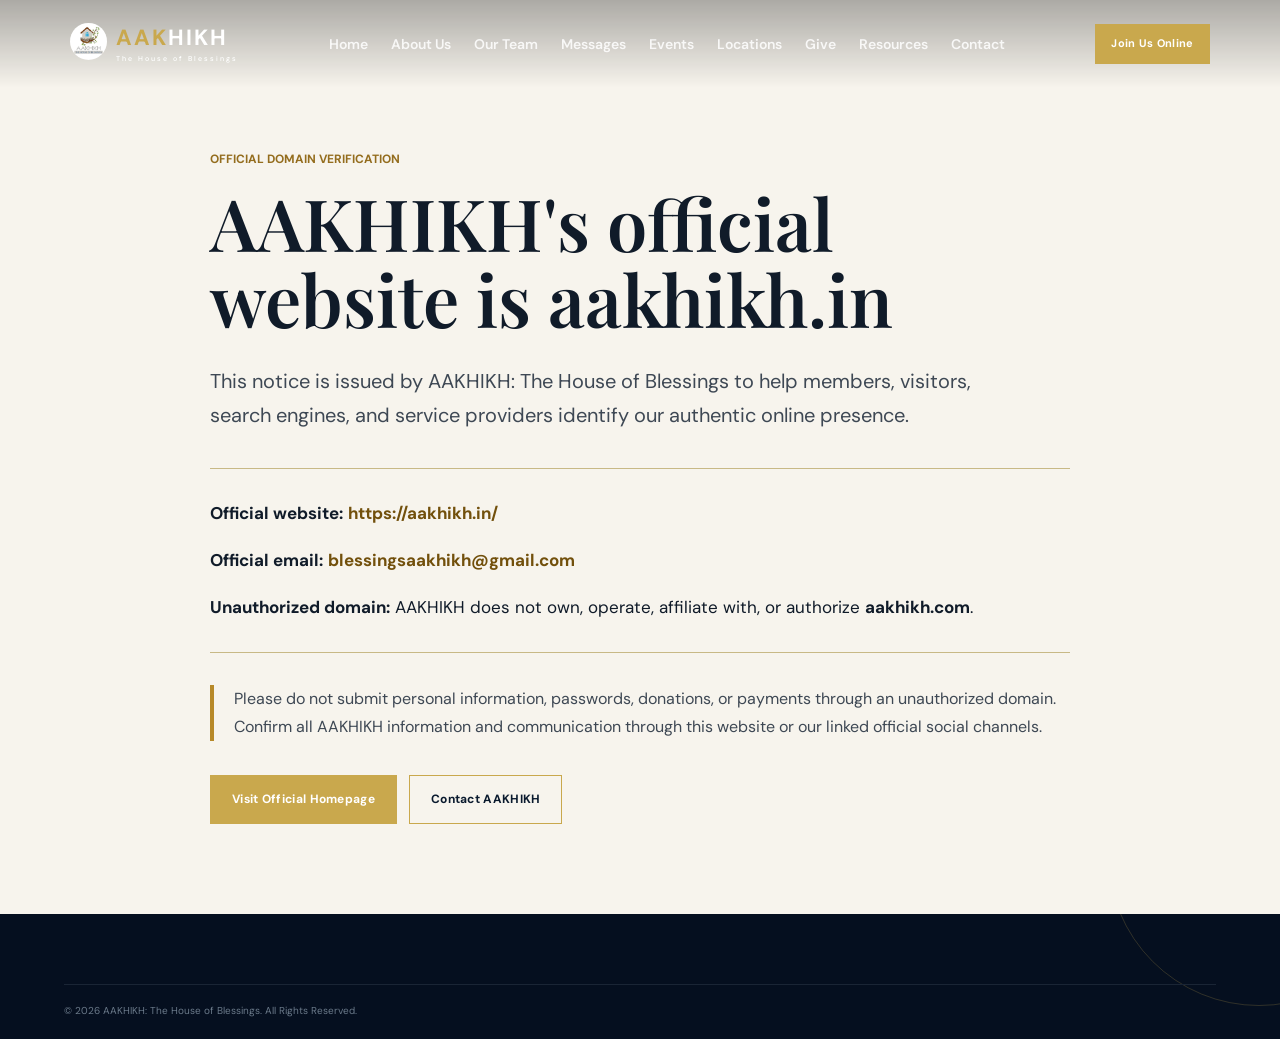
<file: official.html>
<!doctype html>
<html lang="en-IN">
<head>
  <meta charset="UTF-8" />
  <meta name="viewport" content="width=device-width, initial-scale=1.0" />
  <meta name="description" content="Official domain verification notice for AAKHIKH: The House of Blessings. The only official AAKHIKH website is https://aakhikh.in/." />
  <meta name="robots" content="index, follow" />
  <link rel="canonical" href="https://aakhikh.in/official.html" />
  <link rel="icon" type="image/jpeg" href="logo.jpg" />
  <title>Official AAKHIKH Website | Domain Verification Notice</title>
  <meta property="og:title" content="Official AAKHIKH Website | Domain Verification Notice" />
  <meta property="og:description" content="AAKHIKH confirms that aakhikh.in is its only official website. The domain aakhikh.com is not affiliated with or authorized by AAKHIKH." />
  <meta property="og:image" content="https://aakhikh.in/logo.jpg" />
  <meta property="og:url" content="https://aakhikh.in/official.html" />
  <meta property="og:type" content="website" />
  <meta property="og:site_name" content="AAKHIKH" />
  <link rel="preconnect" href="https://fonts.googleapis.com" />
  <link rel="preconnect" href="https://fonts.gstatic.com" crossorigin />
  <link href="https://fonts.googleapis.com/css2?family=DM+Sans:wght@400;500;600;700&family=Playfair+Display:wght@500;600;700&display=swap" rel="stylesheet" />
  <link rel="stylesheet" href="styles.css" />
  <style>
    .notice-main{min-height:calc(100vh - 90px);padding:150px 8% 90px;background:#f7f4ed;color:#101b29}
    .notice-inner{max-width:860px;margin:0 auto}
    .notice-kicker{margin:0 0 16px;color:#946d1e;font-size:12px;font-weight:700;text-transform:uppercase}
    .notice-main h1{max-width:780px;margin:0 0 28px;font:600 clamp(42px,6vw,72px)/1.05 var(--serif);letter-spacing:0}
    .notice-lead{max-width:780px;margin:0 0 36px;font-size:20px;line-height:1.7;color:#3e4854}
    .notice-facts{margin:0;padding:30px 0;border-top:1px solid #c8b986;border-bottom:1px solid #c8b986}
    .notice-facts p{margin:0 0 18px;font-size:17px;line-height:1.7}
    .notice-facts p:last-child{margin-bottom:0}
    .notice-facts a{color:#72500c;font-weight:700}
    .notice-warning{margin:32px 0 0;padding-left:20px;border-left:4px solid #b78929;font-size:16px;line-height:1.75;color:#3e4854}
    .notice-actions{display:flex;flex-wrap:wrap;gap:12px;margin-top:34px}
    @media(max-width:600px){.notice-main{padding:125px 6% 70px}.notice-main h1{font-size:42px}.notice-lead{font-size:18px}}
  </style>
  <script type="application/ld+json">
  {
    "@context": "https://schema.org",
    "@type": "FAQPage",
    "mainEntity": [
      {
        "@type": "Question",
        "name": "What is the official website of AAKHIKH: The House of Blessings?",
        "acceptedAnswer": {
          "@type": "Answer",
          "text": "The only official website of AAKHIKH: The House of Blessings is https://aakhikh.in/."
        }
      },
      {
        "@type": "Question",
        "name": "Is aakhikh.com an official AAKHIKH website?",
        "acceptedAnswer": {
          "@type": "Answer",
          "text": "No. AAKHIKH does not own, operate, affiliate with, or authorize aakhikh.com."
        }
      }
    ]
  }
  </script>
</head>
<body>
  <header class="site-header scrolled" id="top">
    <a class="brand" href="index.html" aria-label="AAKHIKH home"><span>AAK</span>HIKH<small>The House of Blessings</small></a>
    <nav class="desktop-nav" aria-label="Primary navigation"><a href="index.html">Home</a><a href="about.html">About Us</a><a href="team.html">Our Team</a><a href="messages.html">Messages</a><a href="events.html">Events</a><a href="locations.html">Locations</a><a href="contact.html">Contact</a></nav>
    <div class="nav-actions"><a class="button button-small" href="online.html">Join Us Online</a></div>
    <button class="menu-button" aria-label="Open menu" aria-expanded="false"><span></span><span></span></button>
  </header>
  <div class="mobile-menu" aria-hidden="true"><button class="close-menu" aria-label="Close menu">&times;</button><a href="index.html">Home</a><a href="about.html">About Us</a><a href="team.html">Our Team</a><a href="messages.html">Messages</a><a href="events.html">Events</a><a href="locations.html">Locations</a><a href="contact.html">Contact</a></div>
  <main class="notice-main">
    <article class="notice-inner">
      <p class="notice-kicker">Official domain verification</p>
      <h1>AAKHIKH's official website is aakhikh.in</h1>
      <p class="notice-lead">This notice is issued by AAKHIKH: The House of Blessings to help members, visitors, search engines, and service providers identify our authentic online presence.</p>
      <div class="notice-facts">
        <p><strong>Official website:</strong> <a href="https://aakhikh.in/">https://aakhikh.in/</a></p>
        <p><strong>Official email:</strong> <a href="mailto:blessingsaakhikh@gmail.com">blessingsaakhikh@gmail.com</a></p>
        <p><strong>Unauthorized domain:</strong> AAKHIKH does not own, operate, affiliate with, or authorize <strong>aakhikh.com</strong>.</p>
      </div>
      <p class="notice-warning">Please do not submit personal information, passwords, donations, or payments through an unauthorized domain. Confirm all AAKHIKH information and communication through this website or our linked official social channels.</p>
      <div class="notice-actions"><a class="button" href="index.html">Visit Official Homepage</a><a class="button button-outline" href="contact.html">Contact AAKHIKH</a></div>
    </article>
  </main>
  <footer><div class="copyright">&copy; 2026 AAKHIKH: The House of Blessings. All Rights Reserved.</div></footer>
  <script src="script.js"></script>
</body>
</html>
</file>
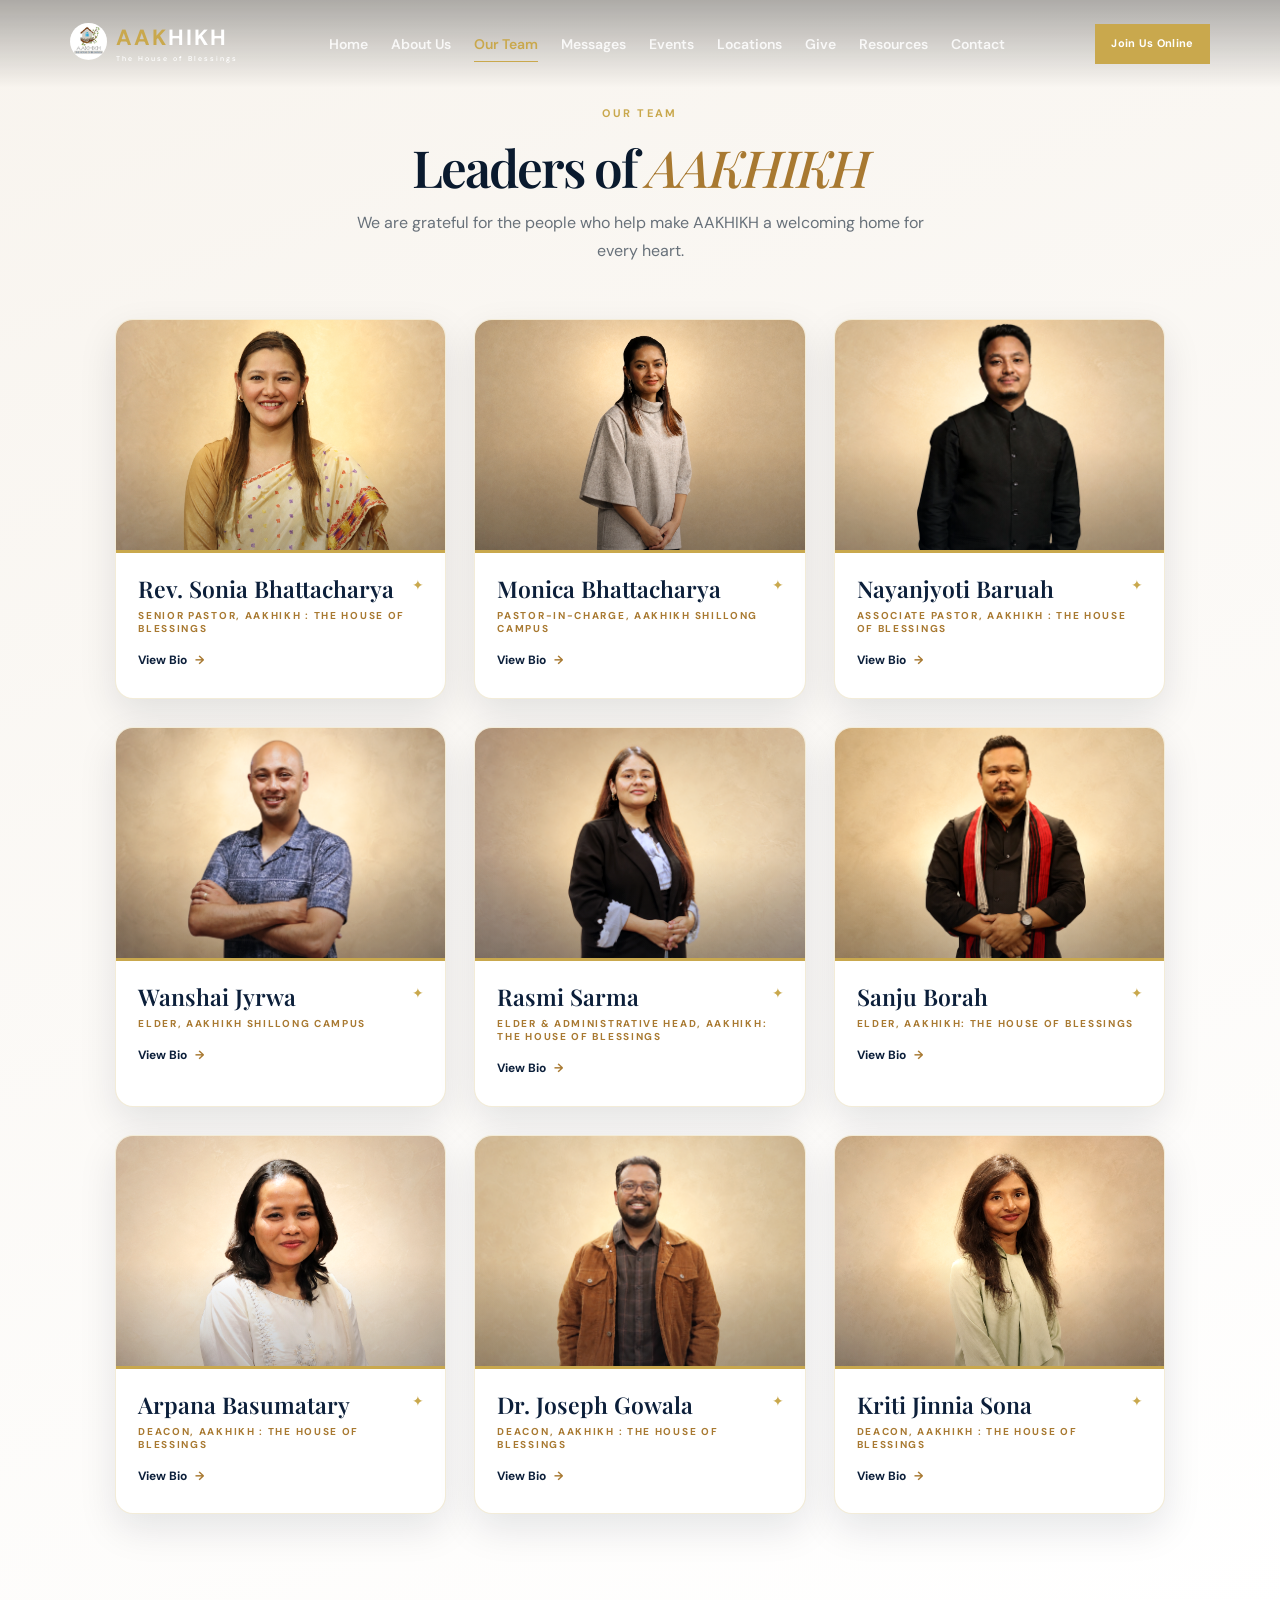
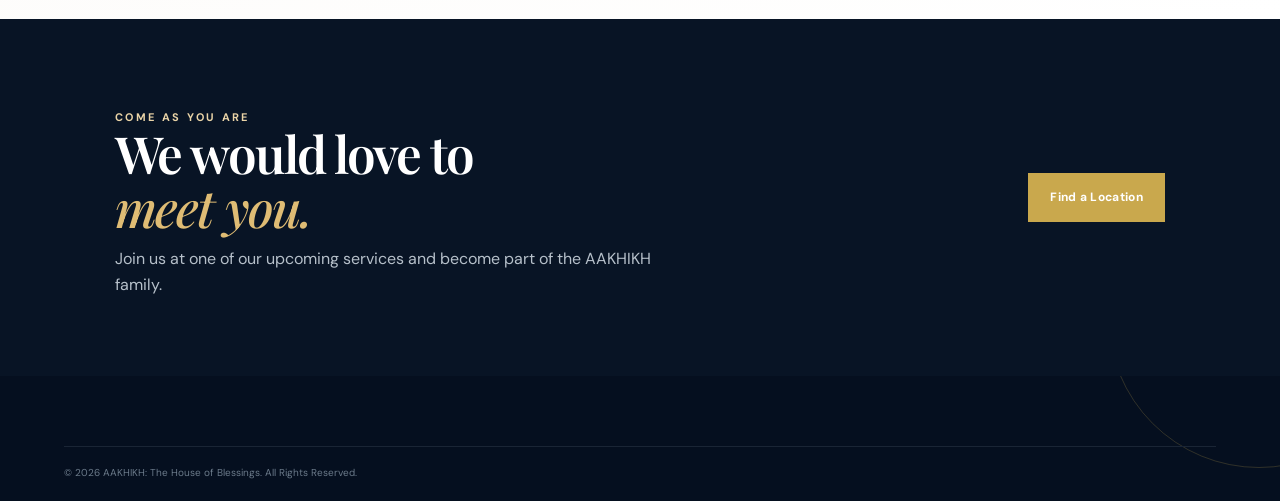
<file: team.html>
<!doctype html>
<html lang="en">
  <head>
    <meta charset="UTF-8" />
    <meta name="viewport" content="width=device-width, initial-scale=1.0" />
    <meta name="description" content="Meet the AAKHIKH team serving The House of Blessings in Guwahati and Shillong with worship, leadership, prayer, and community care." />
    <meta name="robots" content="index, follow" />
    <link rel="canonical" href="https://aakhikh.in/team.html" />
    <link rel="icon" type="image/jpeg" href="logo.jpg" />
    <title>Our Team | AAKHIKH The House of Blessings</title>
    <meta property="og:title" content="Our Team | AAKHIKH The House of Blessings" />
    <meta property="og:description" content="Meet the AAKHIKH team serving The House of Blessings in Guwahati and Shillong with worship, leadership, prayer, and community care." />
    <meta property="og:image" content="https://aakhikh.in/logo.jpg" />
    <meta property="og:url" content="https://aakhikh.in/team.html" />
    <meta property="og:type" content="website" />
    <meta property="og:site_name" content="AAKHIKH" />
    <meta property="og:locale" content="en_IN" />
    <meta name="twitter:card" content="summary" />
    <meta name="twitter:title" content="Our Team | AAKHIKH The House of Blessings" />
    <meta name="twitter:description" content="Meet the AAKHIKH team serving The House of Blessings in Guwahati and Shillong with worship, leadership, prayer, and community care." />
    <meta name="twitter:image" content="https://aakhikh.in/logo.jpg" />
    <link rel="preconnect" href="https://fonts.googleapis.com" />
    <link rel="preconnect" href="https://fonts.gstatic.com" crossorigin />
    <link
      href="https://fonts.googleapis.com/css2?family=DM+Sans:wght@400;500;600;700&family=Playfair+Display:ital,wght@0,500;0,600;0,700;1,500&display=swap"
      rel="stylesheet"
    />
    <link rel="stylesheet" href="styles.css" />
    <style>
      /* Hero section */
      .team-hero {
        min-height: 56vh;
        padding: 150px 9% 85px;
        display: flex;
        align-items: end;
        position: relative;
        isolation: isolate;
        overflow: hidden;
        color: #fff;
        background:
          linear-gradient(100deg, rgba(5, 14, 30, 0.94), rgba(5, 14, 30, 0.52)),
          url("2.webp") center/cover;
      }
      .team-hero:after {
        content: "";
        position: absolute;
        inset: 0;
        z-index: -1;
        background: radial-gradient(
          circle at 76% 20%,
          rgba(201, 168, 77, 0.24),
          transparent 31%
        );
      }
      .team-hero-content {
        max-width: 650px;
      }
      .team-hero h1 {
        font: 600 clamp(54px, 7vw, 88px)/0.9 var(--serif);
        letter-spacing: -3px;
        margin: 0 0 21px;
      }
      .team-hero h1 em {
        color: #dfbc74;
        font-weight: 500;
      }
      .team-hero p:not(.eyebrow) {
        max-width: 500px;
        margin: 0;
        color: #e1e5e9;
        font-size: 17px;
        line-height: 1.65;
      }
      /* Team introduction and member cards */
      .team-section {
        padding: 105px 9%;
        background: linear-gradient(160deg, #f8f4ee, #fff);
      }
      .team-intro {
        text-align: center;
        max-width: 610px;
        margin: 0 auto 55px;
      }
      .team-intro h2 {
        font: 600 clamp(34px, 4vw, 55px)/1.05 var(--serif);
        letter-spacing: -2px;
        margin: 0 0 15px;
      }
      .team-intro h2 em {
        color: #a87931;
        font-weight: 500;
      }
      .team-intro > p:last-child {
        margin: 0;
        color: #68717a;
        line-height: 1.7;
      }
      .team-grid {
        max-width: 1200px;
        margin: 0 auto;
        display: grid;
        grid-template-columns: repeat(3, 1fr);
        gap: 28px;
      }
      .team-card {
        overflow: hidden;
        background: #fff;
        border: 1px solid rgba(201, 168, 77, 0.22);
        border-radius: 18px;
        box-shadow: 0 15px 38px rgba(8, 22, 41, 0.1);
        transition:
          transform 0.3s,
          box-shadow 0.3s,
          border-color 0.3s;
      }
      .team-card:hover {
        transform: translateY(-8px);
        border-color: rgba(201, 168, 77, 0.7);
        box-shadow: 0 25px 50px rgba(8, 22, 41, 0.17);
      }
      .team-photo {
        height: 300px;
        position: relative;
        background-position: center top;
        background-size: cover;
        filter: saturate(0.94) contrast(1.04);
        transition:
          transform 0.5s ease,
          filter 0.5s ease;
      }
      .team-photo::after {
        content: "";
        position: absolute;
        inset: 0;
        background: linear-gradient(
          to top,
          rgba(8, 20, 37, 0.25),
          transparent 45%
        );
      }
      .team-card:hover .team-photo {
        transform: scale(1.045);
        filter: saturate(1.05) contrast(1.05);
      }
      .team-card-body {
        position: relative;
        padding: 23px 22px 26px;
        border-top: 3px solid #c9a84d;
      }
      .team-card-body::before {
        content: "✦";
        position: absolute;
        right: 21px;
        top: 21px;
        color: #c9a84d;
        font-size: 14px;
      }
      .team-card h3 {
        font: 600 23px/1.1 var(--serif);
        color: #0c1f3a;
        margin: 0 0 8px;
      }
      .team-card p {
        margin: 0;
        font: 700 10px var(--sans);
        letter-spacing: 1.7px;
        text-transform: uppercase;
        color: #a87931;
      }
      .bio-button {
        margin-top: 17px;
        padding: 0;
        border: 0;
        background: transparent;
        color: #0c1f3a;
        font: 700 12px var(--sans);
        cursor: pointer;
      }
      .bio-button span { color: #a87931; margin-left: 5px; }
      .bio-button:hover, .bio-button:focus-visible { color: #a87931; }
      .bio-modal {
        position: fixed;
        inset: 0;
        z-index: 1000;
        display: none;
        place-items: center;
        padding: 24px;
        background: rgba(4, 13, 27, 0.78);
        backdrop-filter: blur(9px);
      }
      .bio-modal.is-open { display: grid; }
      .bio-dialog {
        position: relative;
        width: min(720px, 100%);
        max-height: min(720px, calc(100vh - 48px));
        display: flex;
        flex-direction: column;
        overflow: hidden;
        border-radius: 22px;
        background: #fffdf9;
        box-shadow: 0 35px 90px rgba(0, 0, 0, 0.36);
      }
      .bio-dialog-copy { padding: clamp(38px, 6vw, 70px); overflow-y: auto; overscroll-behavior: contain; scrollbar-gutter: stable; }
      .bio-dialog-copy h2 { margin: 9px 0 8px; color: #0c1f3a; font: 600 clamp(35px, 4vw, 53px)/1.02 var(--serif); letter-spacing: -1.7px; }
      .bio-role { margin: 0 0 27px; color: #a87931; font: 700 11px var(--sans); letter-spacing: 1.8px; text-transform: uppercase; }
      .bio-text { margin: 0; color: #59636e; font-size: 16px; line-height: 1.85; white-space: pre-line; }
      .bio-close {
        position: absolute;
        top: 16px;
        right: 16px;
        z-index: 2;
        width: 43px;
        height: 43px;
        border: 1px solid rgba(12, 31, 58, 0.13);
        border-radius: 50%;
        background: rgba(255, 255, 255, 0.92);
        color: #0c1f3a;
        font-size: 27px;
        line-height: 1;
        cursor: pointer;
      }
      body.bio-open { overflow: hidden; }
      /* Visit invitation */
      .team-cta {
        padding: 78px 9%;
        display: flex;
        justify-content: space-between;
        align-items: center;
        gap: 30px;
        background: #081425;
        color: #fff;
      }
      .team-cta h2 {
        font: 600 clamp(31px, 4vw, 52px)/1.05 var(--serif);
        margin: 0;
      }
      .team-cta h2 em {
        color: #dfbc74;
        font-weight: 500;
      }
      .team-cta p {
        margin: 12px 0 0;
        color: #b6c0ca;
        max-width: 540px;
      }
      /* Responsive layouts */
      @media (max-width: 1050px) {
        .team-grid {
          grid-template-columns: repeat(3, 1fr);
        }
      }
      @media (max-width: 700px) {
        .team-section {
          padding: 75px 6%;
        }
        .team-grid {
          grid-template-columns: repeat(2, 1fr);
          gap: 15px;
        }
        .team-photo {
          height: 250px;
        }
        .team-cta {
          padding: 65px 6%;
          display: block;
        }
        .team-cta .button {
          margin-top: 28px;
        }
      }
      @media (max-width: 440px) {
        .team-grid {
          grid-template-columns: 1fr;
        }
        .team-photo {
          height: 300px;
        }
      }
      .team-hero {
        display: none;
      }
      .team-grid {
        grid-template-columns: repeat(3, minmax(0, 1fr));
      }
      .team-photo {
        height: 230px;
      }
      @media (max-width: 700px) {
        .team-section {
          padding: 68px 20px 78px;
        }
        .team-intro {
          margin-bottom: 38px;
        }
        .team-intro h2 {
          font-size: clamp(36px, 10vw, 48px);
          letter-spacing: -1.5px;
        }
        .team-grid {
          grid-template-columns: repeat(2, minmax(0, 1fr));
          gap: 18px;
        }
        .team-photo {
          height: 280px;
          background-position: center top;
        }
        .team-card {
          min-width: 0;
          border-radius: 16px;
        }
        .team-card-body {
          min-height: 112px;
          padding: 19px 17px 22px;
        }
        .team-card h3 {
          overflow-wrap: anywhere;
          font-size: clamp(19px, 4.8vw, 23px);
          line-height: 1.05;
        }
        .team-card-body::before {
          right: 14px;
          top: 17px;
        }
        .bio-modal { padding: 14px; }
        .bio-dialog { width: 100%; max-height: calc(100dvh - 28px); border-radius: 18px; }
        .bio-dialog-copy { padding: 54px 25px 34px; overflow-y: auto; }
        .bio-dialog-copy h2 { font-size: clamp(32px, 10vw, 43px); }
        .bio-role { padding-right: 38px; line-height: 1.55; }
      }
      @media (max-width: 440px) {
        .team-section {
          padding-inline: 18px;
        }
        .team-grid {
          grid-template-columns: 1fr;
          gap: 22px;
        }
        .team-photo {
          height: 390px;
        }
        .team-card-body {
          min-height: auto;
          padding: 22px 20px 25px;
        }
        .team-card h3 {
          overflow-wrap: normal;
          font-size: 25px;
        }
      }
    </style>
  
  <script type="application/ld+json">
{
    "isPartOf":  {
                     "url":  "https://aakhikh.in/",
                     "name":  "AAKHIKH",
                     "@type":  "WebSite"
                 },
    "name":  "Our Team | AAKHIKH The House of Blessings",
    "publisher":  {
                      "@id":  "https://aakhikh.in/#organization"
                  },
    "@context":  "https://schema.org",
    "description":  "Meet the AAKHIKH team serving The House of Blessings in Guwahati and Shillong with worship, leadership, prayer, and community care.",
    "@type":  "WebPage",
    "url":  "https://aakhikh.in/team.html"
}
  </script>
</head>
  <body>
    <!-- Site header and primary navigation -->
    <header class="site-header scrolled">
      <a class="brand" href="index.html" aria-label="AAKHIKH home"
        ><span>AAK</span>HIKH<small>The House of Blessings</small></a
      >
      <nav class="desktop-nav" aria-label="Primary navigation">
        <a href="index.html">Home</a><a href="about.html">About Us</a
        ><a href="team.html" class="active" aria-current="page">Our Team</a
        ><a href="messages.html">Messages</a><a href="events.html">Events</a
        ><a href="locations.html">Locations</a><a href="donate.html">Give</a
        ><a href="resources.html">Resources</a
        ><a href="contact.html">Contact</a>
      </nav>
      <div class="nav-actions">
        <a class="button button-small" href="online.html">Join Us Online</a>
      </div>
      <button class="menu-button" aria-label="Open menu" aria-expanded="false">
        <span></span><span></span>
      </button>
    </header>
    <!-- Mobile navigation -->
    <div class="mobile-menu" aria-hidden="true">
      <button class="close-menu" aria-label="Close menu">&times;</button
      ><a href="index.html">Home</a><a href="about.html">About Us</a
      ><a href="team.html">Our Team</a><a href="messages.html">Messages</a
      ><a href="events.html">Events</a><a href="locations.html">Locations</a
      ><a href="donate.html">Give</a><a href="resources.html">Resources</a
      ><a href="contact.html">Contact</a
      ><a class="button" href="online.html">Join Us Online</a>
    </div>
    <main>
      <!-- Team hero -->
      <section class="team-hero">
        <div class="team-hero-content">
          <p class="eyebrow light">The people who serve</p>
          <h1>Meet Our<br /><em>Team.</em></h1>
          <p>
            Faithful leaders serving our community with grace, devotion, and a
            heart for Jesus.
          </p>
        </div>
      </section>
      <!-- Leadership team -->
      <section class="team-section">
        <div class="team-intro">
          <p class="eyebrow">Our team</p>
          <h2>Serving with <em>Purpose</em></h2>
          <p>
            We are grateful for the people who help make AAKHIKH a welcoming
            home for every heart.
          </p>
        </div>
        <div class="team-grid">
          <article class="team-card">
            <div
              class="team-photo"
              style="background-image: url(&quot;team-nayan.png&quot;)"
            ></div>
            <div class="team-card-body">
              <h3>Pastor Nayan</h3>
              <p>Pastor</p>
            </div>
          </article>
          <article class="team-card">
            <div
              class="team-photo"
              style="background-image: url(&quot;team-rasmi.png&quot;)"
            ></div>
            <div class="team-card-body">
              <h3>Elder Rasmi</h3>
              <p>Elder</p>
            </div>
          </article>
          <article class="team-card">
            <div
              class="team-photo"
              style="background-image: url(&quot;team-wanshai.png&quot;)"
            ></div>
            <div class="team-card-body">
              <h3>Wanshai</h3>
              <p>Leader</p>
            </div>
          </article>
          <article class="team-card">
            <div
              class="team-photo"
              style="background-image: url(&quot;team-joseph.png&quot;)"
            ></div>
            <div class="team-card-body">
              <h3>Deacon Jo</h3>
              <p>Deacon</p>
            </div>
          </article>
          <article class="team-card">
            <div
              class="team-photo"
              style="background-image: url(&quot;team-kriti.png&quot;)"
            ></div>
            <div class="team-card-body">
              <h3>Deacon Kriti</h3>
              <p>Deacon</p>
            </div>
          </article>
        </div>
      </section>
      <!-- Call to action -->
      <section class="team-cta">
        <div>
          <p class="eyebrow light">Come as you are</p>
          <h2>We would love to<br /><em>meet you.</em></h2>
          <p>
            Join us at one of our upcoming services and become part of the
            AAKHIKH family.
          </p>
        </div>
        <a class="button" href="locations.html">Find a Location</a>
      </section>
    </main>
    <div class="bio-modal" id="bio-modal" aria-hidden="true">
      <section class="bio-dialog" role="dialog" aria-modal="true" aria-labelledby="bio-name" aria-describedby="bio-description">
        <button class="bio-close" type="button" aria-label="Close biography">&times;</button>
        <div class="bio-dialog-copy">
          <p class="eyebrow">Meet our team</p>
          <h2 id="bio-name"></h2>
          <p class="bio-role" id="bio-role"></p>
          <p class="bio-text" id="bio-description"></p>
        </div>
      </section>
    </div>
    <!-- Site footer -->
    <footer>
      <div class="copyright">
        &copy; 2026 AAKHIKH: The House of Blessings. All Rights Reserved.
      </div>
    </footer>
    <!-- Shared site interactions -->
    <script src="script.js"></script>
    <script>
      // Add team leaders that are not included in the original HTML cards.
      document
        .querySelector(".team-grid")
        ?.insertAdjacentHTML(
          "afterbegin",
          '<article class="team-card"><div class="team-photo" style="background-image:url(\'team-sonia.png\')"></div><div class="team-card-body"><h3>Rev. Sonia Bhattacharya</h3><p>Lead Pastor</p></div></article>',
        );
      document
        .querySelector(".team-grid")
        ?.insertAdjacentHTML(
          "afterbegin",
          '<article class="team-card"><div class="team-photo" style="background-image:url(\'team-sanju.png\')"></div><div class="team-card-body"><h3>Sanju Borah</h3><p>Team Leader</p></div></article>',
        );
      document
        .querySelector(".team-grid")
        ?.insertAdjacentHTML(
          "afterbegin",
          '<article class="team-card"><div class="team-photo" style="background-image:url(\'team-arpana1-adjusted.png\')"></div><div class="team-card-body"><h3>Arpana Basumatary</h3><p>Team Leader</p></div></article>',
        );
      document
        .querySelector(".team-grid")
        ?.insertAdjacentHTML(
          "afterbegin",
          '<article class="team-card"><div class="team-photo" style="background-image:url(\'team-monica-wide.png\')"></div><div class="team-card-body"><h3>Monica Bhattacharya</h3><p>Team Leader</p></div></article>',
        );
      const teamGrid = document.querySelector(".team-grid");
      // Map short card labels to each leader's full display name and role.
      // BIO SETTINGS: Replace each placeholder below when a biography is ready.
      const leaderDetails = [
        ["Rev. Sonia Bhattacharya", "Rev. Sonia Bhattacharya", "Senior Pastor, Aakhikh : The House of Blessings", `Rev. Sonia Bhattacharya is a dynamic leader who embodies the heart of God. As the Lead Founding Pastor of Aakhikh: The House of Blessings, she carries a deep passion for spreading hope, love, and redemption through Jesus Christ. A first-generation believer with a rich Holy Spirit heritage, her life is a testimony of God’s miracle-working power, inspiring generations through faith, perseverance, and the goodness of God.

Together with her husband, Dr. Nabarun Dhar, Rev. Sonia pioneered the vision of Aakhikh and laid its foundation with a shared passion to see lives transformed by the Gospel. Today, she continues to lead the church with a heart to build a Christ-centered community marked by unity, growth, and strength in Christ. Dr. Nabarun continues to serve alongside her, leading the church in worship and helping create an atmosphere where people can encounter God.

A Master’s holder in Mass Media and Journalism, Rev. Sonia has a strong passion for media evangelism. With her team alongside, she has been instrumental in taking the Gospel far and wide through media, reaching lives beyond the walls of the church.`],
        ["Monica Bhattacharya", "Monica Bhattacharya", "Pastor-in-Charge, Aakhikh Shillong Campus", `Pastor Monica Bhattacharya serves as the Pastor-in-Charge of Aakhikh’s Shillong Campus. A passionate servant of God and gifted preacher, she carries a deep heart for people and a strong calling to evangelism, with a desire to see lives transformed through the power of God’s Word.

Together with her husband, Elder Wanshai, she is committed to nurturing believers and building a strong, Christ-centered community, where people can grow in faith and discover their purpose in God. With a PhD in English, she also brings a rich academic perspective to her life and ministry. Her love for God’s Word, people, and communication reflects her desire to make the Gospel known and see lives impacted for Christ.`],
        ["Pastor Nayan", "Nayanjyoti Baruah", "Associate Pastor, Aakhikh : The House of Blessings", `Pastor Nayanjyoti Baruah serves as an Associate Pastor at Aakhikh: The House of Blessings, with a heart for shepherding people and helping them grow in their relationship with Christ. A gifted teacher of God’s Word, he is passionate about communicating Scripture with clarity and helping believers apply its truth to their everyday lives. Through pastoral care, counselling, prayer, and personal discipleship, he is committed to walking alongside people and seeing their lives strengthened and transformed in Christ.He also leads the church’s Intercessory Prayer Team, fostering a growing passion for intercession and calling believers to pray beyond themselves—for lives, nations, and the advancement of God’s Kingdom.

Beyond his pastoral ministry, Pastor Nayan serves as the Head Chef of Aakhikh Cafeteria – Simkha Kitchen, where his love for food becomes another expression of his heart to serve and care for people. Whether through the Word, prayer, or the simple act of preparing a meal, his life reflects a genuine desire to bless others and make the love of Christ tangible.`],
        ["Wanshai", "Wanshai Jyrwa", "Elder, Aakhikh Shillong Campus", `Elder Wanshai is a dedicated servant of God with a heart for building people and creating spaces where lives can encounter God. He co-leads the Aakhikh Shillong Campus alongside his wife, Pastor Monica Bhattacharya. He oversees its operations and plays a key role in construction and technical initiatives, helping cultivate an environment conducive to prayer, worship, and spiritual growth.

With a deep passion for discipleship, Elder Wanshai intentionally invests in the lives of others, walking alongside them and helping them grow in their relationship with Christ. His own journey of transformation stands as a testimony to the redeeming power of God and fuels his desire to see others experience the same grace and freedom.`],
        ["Elder Rasmi", "Rasmi Sarma", "Elder & Administrative Head, Aakhikh: The House of Blessings", `Evangelist Elder Rasmi Sarma is a passionate servant of God with a deep heart for the Kingdom and a strong calling to evangelism. Called to the office of Evangelism within the five-fold ministry, she is passionate about reaching people with the Gospel and seeing lives transformed through Christ.

With a strong commitment to prayer and intercession, Elder Rasmi has been instrumental in cultivating a culture of prayer and encouraging believers to seek God wholeheartedly. She also serves as the Administrative Head of the church, bringing wisdom, diligence, and excellence to the practical aspects of ministry. Together with her husband, Elder Sanju Borah, she shares a heart for serving God and His people and seeing His Kingdom advance.`],
        ["Sanju Borah", "Sanju Borah", "Elder, Aakhikh: The House of Blessings", `Elder Sanju Borah is a dedicated servant of God with a heart for people and a deep commitment to excellence in ministry. With wisdom, diligence, and a passion for serving others, he faithfully contributes to the life and ministry of the church, supporting its vision and encouraging the work of God in the community. He serves alongside his wife, Elder Rasmi Sarma, with whom he shares a heart for serving God and His people.

Beyond his responsibilities within the church, Elder Sanju leads Faith Foundation, a rehabilitation ministry in Guwahati dedicated to helping individuals overcome addiction and rebuild their lives. Through compassionate guidance, prayer, and the hope found in Christ, he is passionate about seeing lives restored, renewed, and transformed by the grace of God.`],
        ["Arpana Basumatary", "Arpana Basumatary", "Deacon, Aakhikh : The House of Blessings", `Deacon Arpana Basumatary is a vibrant and compassionate servant of God with a deep heart for people and a strong commitment to the Ministry of Helps. She serves with humility and kindness, faithfully caring for the needs of the church family and community and demonstrating the love of Christ through her service.

A passionate intercessor, Deacon Arpana carries a deep commitment to prayer and standing in the gap for others. Her prayerful spirit and selfless service reflect her love for God and her desire to see lives strengthened, transformed, and drawn closer to Christ.`],
        ["Deacon Jo", "Dr. Joseph Gowala", "Deacon, Aakhikh : The House of Blessings", `Dr. Joseph Gowala serves as a Deacon at Aakhikh: The House of Blessings and as the Assistant Head of the church’s Intercessory Prayer Team, serving alongside Pastor Nayanjyoti Baruah. He carries a father’s heart for the body of Christ, with a deep desire to see people strengthened, guided, and established in their faith. Known for his wisdom and calm composure, Deacon Joseph brings a steady presence even in the midst of challenging and chaotic situations, responding with grace, discernment, and excellence.

A medical professional pursuing his Postgraduate studies in Pharmacology at Gauhati Medical College and Hospital (GMCH), Deacon Joseph brings the same heart to care for people in his profession as he does in ministry. Whether through serving in the medical field, leading in prayer, or investing in the lives of believers, he is committed to serving with wisdom, compassion, and excellence, reflecting Christ in every sphere of his life.`],
        ["Deacon Kriti", "Kriti Jinnia Sona", "Deacon, Aakhikh : The House of Blessings", `Kriti Jinnia Sona serves as a Deacon at Aakhikh: The House of Blessings, with a heart for caring for people and walking alongside the church family. Through counselling, prayer, and personal encouragement, she seeks to help people navigate different seasons of life and grow stronger in their relationship with Christ. Her quiet commitment to serving others reflects a genuine desire to see people strengthened, cared for, and rooted in the love of God.

Alongside her ministerial responsibilities, Deacon Kriti currently serves as the Secretary and Administrative Assistant of the church, working closely with the Administrative Head, in carrying out the official and administrative responsibilities of Aakhikh. With a Master’s in Computer Applications, she also serves through her skills in technology and helps with the church’s digital and media-related work as needed. In every sphere, she seeks to serve with diligence, humility, and joy, with a heart committed to God and His people.`],
      ];
      const leaderCards = [];
      // Update each matching card and retain the required display order.
      leaderDetails.forEach(([match, name, role, bio]) => {
        const card = [...teamGrid.querySelectorAll(".team-card")].find((item) =>
          item.textContent.includes(match),
        );
        if (card) {
          card.querySelector("h3").textContent = name;
          card.querySelector(".team-card-body p").textContent = role;
          card.dataset.bio = bio;
          card.querySelector(".team-card-body").insertAdjacentHTML(
            "beforeend",
            '<button class="bio-button" type="button">View Bio <span aria-hidden="true">&rarr;</span></button>',
          );
          leaderCards.push(card);
        }
      });
      if (teamGrid) teamGrid.append(...leaderCards);

      // Replace the introductory heading after the cards are ready.
      const teamHeading = document.querySelector(".team-intro h2");
      if (teamHeading) teamHeading.innerHTML = "Leaders of <em>AAKHIKH</em>";

      // Reuse one accessible popup for every team member.
      const bioModal = document.querySelector("#bio-modal");
      const bioClose = bioModal.querySelector(".bio-close");
      let lastBioButton = null;

      function closeBio() {
        bioModal.classList.remove("is-open");
        bioModal.setAttribute("aria-hidden", "true");
        document.body.classList.remove("bio-open");
        lastBioButton?.focus();
      }

      teamGrid?.addEventListener("click", (event) => {
        const button = event.target.closest(".bio-button");
        if (!button) return;
        const card = button.closest(".team-card");
        const name = card.querySelector("h3").textContent;

        lastBioButton = button;
        bioModal.querySelector("#bio-name").textContent = name;
        bioModal.querySelector("#bio-role").textContent = card.querySelector(".team-card-body > p").textContent;
        bioModal.querySelector("#bio-description").textContent = card.dataset.bio;
        bioModal.classList.add("is-open");
        bioModal.setAttribute("aria-hidden", "false");
        document.body.classList.add("bio-open");
        bioClose.focus();
      });

      bioClose.addEventListener("click", closeBio);
      bioModal.addEventListener("click", (event) => {
        if (event.target === bioModal) closeBio();
      });
      document.addEventListener("keydown", (event) => {
        if (event.key === "Escape" && bioModal.classList.contains("is-open")) closeBio();
      });
    </script>
  </body>
</html>
</file>
<file: styles.css>
/* =========================================================
   AAKHIKH - ENHANCED STYLES.CSS
   ========================================================= */

:root {
  --ink: #0a1a2e;
  --night: #081425;
  --cream: #f8f6f2;
  --paper: #faF8f5;
  --gold: #c9a84d;
  --muted: #8892a2;
  --serif: 'Playfair Display', serif;
  --sans: 'DM Sans', sans-serif;
  --soft: #f0e8e2;
  --accent: #d4b46c;
}

* {
  box-sizing: border-box;
}

html {
  scroll-behavior: smooth;
}

body {
  margin: 0;
  color: var(--ink);
  font-family: var(--sans);
  background: var(--paper);
  line-height: 1.6;
}

a {
  text-decoration: none;
  color: inherit;
}

button,
input,
textarea,
select {
  font: inherit;
}

/* =========================================================
   FOCUS STYLES
   ========================================================= */

button:focus-visible,
input:focus-visible,
textarea:focus-visible,
select:focus-visible {
  outline: 2px solid var(--gold);
  outline-offset: 2px;
}

/* The message artwork is visual-only; remove the unused play-symbol overlay. */
.video-thumb button {
  display: none;
}

/* =========================================================
   HEADER / NAVIGATION
   ========================================================= */

.site-header {
  height: 88px;
  position: fixed;
  z-index: 100;
  inset: 0 0 auto;

  display: flex;
  align-items: center;
  justify-content: space-between;

  padding: 0 5.5%;

  color: #fff;

  background: linear-gradient(
    to bottom,
    rgba(0, 0, 0, .3),
    transparent
  );

  transition: .35s;
}

.site-header.scrolled {
  height: 70px;

  background: rgba(7, 19, 35, .94);

  backdrop-filter: blur(18px);
}

/* =========================================================
   LOGO
   ========================================================= */

.brand {
  font-size: 22px;
  font-weight: 700;
  letter-spacing: 2px;
  line-height: 1;

  color: #fff;

  position: relative;

  white-space: nowrap;
}

.brand span {
  color: var(--gold);
}

.brand small {
  display: block;

  font-size: 7px;
  letter-spacing: 2px;
  font-weight: 500;

  margin-top: 6px;

  color: #fff;
}

/* =========================================================
   DESKTOP NAVIGATION
   ========================================================= */

.desktop-nav {
  display: flex;
  align-items: center;

  gap: 23px;

  font-size: 14px;
  font-weight: 600;

  white-space: nowrap;
}

.desktop-nav a {
  color: #fff;

  opacity: .85;

  transition:
    color .25s ease,
    opacity .25s ease,
    transform .25s ease;

  position: relative;
}

.desktop-nav a::after {
  content: '';

  position: absolute;

  left: 0;
  bottom: -7px;

  width: 0;
  height: 1px;

  background: var(--gold);

  transition: width .25s ease;
}

.desktop-nav a:hover {
  color: var(--gold);
  opacity: 1;
}

.desktop-nav a:hover::after {
  width: 100%;
}

.desktop-nav a.active {
  color: var(--gold);
  opacity: 1;
}

.desktop-nav a.active::after {
  width: 100%;
}

body:has(.team-section) .desktop-nav a[href$="team.html"] {
  color: var(--gold);
  opacity: 1;
}

body:has(.team-section) .desktop-nav a[href$="team.html"]::after { width: 100%; }

/* =========================================================
   NAVIGATION BUTTON
   ========================================================= */

.button {
  display: inline-flex;

  gap: 16px;
  align-items: center;
  justify-content: center;

  padding: 14px 21px;

  background: var(--gold);
  border: 1px solid var(--gold);
  color: #fff;

  font-weight: 700;
  font-size: 12px;

  letter-spacing: .3px;

  cursor: pointer;

  transition: .25s;
}

.button:hover {
  background: #af803c;
  border-color: #af803c;

  transform: translateY(-2px);
  box-shadow: 0 8px 25px rgba(201, 168, 77, .25);
}

.button-small {
  padding: 10px 15px;
  font-size: 11px;
}

/* Ghost button variant */
.button-ghost {
  background: transparent;
  border-color: rgba(255, 255, 255, .3);
  color: #fff;
}

.button-ghost:hover {
  border-color: var(--gold);
  color: var(--gold);
  transform: none;
}

.button-light {
  background: rgba(255, 255, 255, .1);
  border-color: rgba(255, 255, 255, .2);
  color: #fff;
}

.button-light:hover {
  background: rgba(255, 255, 255, .2);
  transform: none;
}

/* =========================================================
   MOBILE MENU BUTTON
   ========================================================= */

.menu-button {
  display: none;

  flex-direction: column;

  gap: 5px;

  border: 0;

  background: transparent;

  padding: 10px;

  cursor: pointer;
}

.menu-button span {
  display: block;

  width: 25px;
  height: 2px;

  background: #fff;

  transition: .25s;
}

/* =========================================================
   MOBILE MENU
   ========================================================= */

.mobile-menu {
  position: fixed;

  z-index: 200;

  inset: 0;

  background: var(--night);

  color: #fff;

  padding: 100px 10%;

  display: flex;

  flex-direction: column;

  gap: 22px;

  font: 500 29px var(--serif);

  transform: translateX(100%);

  transition: transform .35s ease;
}

.mobile-menu.open {
  transform: translateX(0);
}

.mobile-menu a {
  color: #fff;

  transition: color .2s ease;
}

.mobile-menu a:hover {
  color: var(--gold);
}

.mobile-menu .button {
  width: max-content;

  font:
    700 13px var(--sans);

  margin-top: 10px;
}

.close-menu {
  position: absolute;

  right: 8%;
  top: 25px;

  border: 0;

  background: transparent;

  color: #fff;

  font-size: 38px;

  cursor: pointer;
}

/* =========================================================
   TYPOGRAPHY
   ========================================================= */

.eyebrow {
  font-size: 11px;

  letter-spacing: 2.3px;

  text-transform: uppercase;

  font-weight: 700;

  color: var(--gold);

  margin: 0 0 18px;
}

.eyebrow.light {
  color: #ead4a7;
}

.eyebrow.soft {
  color: #a3b1bf;
}

h2 {
  font:
    600 clamp(37px, 4.2vw, 62px)/1.08
    var(--serif);

  letter-spacing: -1.9px;

  margin: 0 0 24px;
}

h2 em {
  font-weight: 500;

  color: var(--gold);
}

.text-link {
  font-size: 12px;

  font-weight: 700;

  letter-spacing: .3px;

  display: inline-flex;

  gap: 12px;

  align-items: center;
}

.text-link b {
  font-size: 18px;

  color: var(--gold);

  transition: .2s;
}

.text-link:hover b {
  transform: translateX(4px);
}

/* =========================================================
   HERO
   ========================================================= */

.hero {
  min-height: 760px;

  height: 100vh;

  position: relative;

  display: flex;

  align-items: center;

  color: #fff;

  overflow: hidden;
}

.hero-image {
  position: absolute;

  inset: 0;

  background:
    linear-gradient(
      90deg,
      rgba(4,14,29,.83) 0%,
      rgba(4,14,29,.48) 53%,
      rgba(4,14,29,.65)
    ),
    url('https://images.unsplash.com/photo-1519491050282-cf00c82424b4?auto=format&fit=crop&w=2100&q=85')
    center / cover;

  animation:
    slowZoom 16s ease alternate infinite;
}

.hero:after {
  content: '';

  position: absolute;

  inset: 0;

  background:
    linear-gradient(
      0deg,
      rgba(7,19,35,.5),
      transparent 40%
    );
}

@keyframes slowZoom {
  to {
    transform: scale(1.08);
  }
}

.hero-content {
  z-index: 1;

  margin: 100px 10% 0;

  max-width: 700px;
}

.hero h1 {
  font-size: clamp(55px, 8vw, 118px);

  line-height: .86;

  letter-spacing: -4px;

  margin: 0;

  font-weight: 600;
}

/* =========================================================
   SECTION BASE STYLE
   ========================================================= */

.section {
  padding: 120px 5%;
}

.section.narrow {
  max-width: 960px;
  margin: 0 auto;
}

.section .section-heading {
  text-align: center;
  margin-bottom: 60px;
}

.section .section-heading .eyebrow {
  margin-bottom: 12px;
}

.section .section-heading h2 {
  margin: 0 0 16px;
}

/* =========================================================
   FOOTER
   ========================================================= */

footer {
  background: #050f1f;

  color: #fff;

  padding: 70px 5% 20px;
}

footer .footer-top {
  max-width: 1200px;
  margin: 0 auto 40px;
  display: flex;
  flex-wrap: wrap;
  gap: 40px;
  justify-content: space-between;
}

footer .copyright {
  border-top: 1px solid #1a2535;

  padding-top: 18px;

  font-size: 10px;

  color: #6b7a8a;
}

footer a {
  color: #818d9d;
  transition: color .2s;
}

footer a:hover {
  color: var(--gold);
}

.footer-links {
  max-width: 1200px;
  margin: 30px auto 40px;
  display: flex;
  flex-wrap: wrap;
  gap: 40px 60px;
}

.footer-links > div {
  display: flex;
  flex-direction: column;
  gap: 12px;
  min-width: 160px;
}

.footer-links h4 {
  font-family: var(--sans);
  font-size: 13px;
  font-weight: 700;
  text-transform: uppercase;
  letter-spacing: 1px;
  color: #fff;
  margin: 0 0 10px 0;
}

.footer-links a {
  font-size: 13px;
  color: #818d9d;
  transition: color 0.2s;
}

.footer-links a:hover {
  color: var(--gold);
}

.footer-links .contact-numbers {
  display: flex;
  align-items: center;
  gap: 9px;
  white-space: nowrap;
  color: #818d9d;
}

.brand footer {
  color: #fff;
  font-size: 20px;
  font-weight: 700;
  letter-spacing: 2px;
}

.brand footer span {
  color: var(--gold);
}

.brand footer small {
  display: inline;
  margin-left: 8px;
  font-size: 10px;
  letter-spacing: 2px;
  font-weight: 500;
  color: #fff;
}

/* =========================================================
   RESPONSIVE - TABLET
   ========================================================= */

@media (max-width: 1100px) {

  .desktop-nav {
    gap: 13px;
  }

  .desktop-nav a {
    font-size: 12px;
  }

  .button-small {
    padding: 9px 11px;
    font-size: 10px;
  }
}

/* =========================================================
   RESPONSIVE - MOBILE
   ========================================================= */

@media (max-width: 900px) {

  .site-header {
    height: 74px;

    padding: 0 6%;
  }

  /* Hide desktop navigation */

  .desktop-nav {
    display: none;
  }

  /* Hide desktop join button */

  .site-header > .button-small {
    display: none;
  }

  /* Show hamburger */

  .menu-button {
    display: flex;
  }

  /* Page */

  .page {
    padding: 120px 7% 65px;
  }

  .grid {
    grid-template-columns: 1fr;

    gap: 45px;
  }

  .page h1 {
    font-size: clamp(45px, 13vw, 65px);
  }
}

/* =========================================================
   SMALL MOBILE
   ========================================================= */

@media (max-width: 600px) {

  .site-header {
    padding: 0 6%;

    height: 74px;
  }

  .brand {
    font-size: 19px;
  }

  .brand small {
    font-size: 6px;
  }

  .mobile-menu {
    padding: 95px 9%;
  }

  .mobile-menu a {
    font-size: 27px;
  }

  .page {
    padding: 115px 7% 60px;
  }

  .page h1 {
    letter-spacing: -2px;
  }

  .grid {
    grid-template-columns: 1fr;

    gap: 35px;
  }

  footer {
    padding: 55px 7% 20px;
  }
}

/* =========================================================
   UTIL - CLEARFIX
   ========================================================= */

.clearfix::after {
  content: "";

  display: table;

  clear: both;
}

/* =========================================================
   INNER PAGES — SHARED POLISH (the home page keeps its own hero)
   ========================================================= */
body:not(:has(.hero)) {
  background: #f8f5ef;
}

body:not(:has(.hero)) .site-header.scrolled {
  box-shadow: 0 10px 30px rgba(3, 13, 27, .14);
}

body:has(.about-hero) .desktop-nav a[href$="about.html"],
body:has(.contact-section) .desktop-nav a[href$="contact.html"],
body:has(.event-hero) .desktop-nav a[href$="events.html"],
body.donate-page .desktop-nav a[href$="donate.html"],
body:has(.locations-page) .desktop-nav a[href$="locations.html"],
body:has(.resources-hero) .desktop-nav a[href$="resources.html"],
body:not(:has(.hero)):has(.message-grid) .desktop-nav a[href$="messages.html"] {
  color: var(--gold);
  opacity: 1;
}

body:not(:has(.hero)) .button-outline {
  background: transparent;
  border-color: var(--gold);
  color: var(--ink);
}

body:not(:has(.hero)) .button-outline:hover { color: #fff; }

body:not(:has(.hero)) footer {
  position: relative;
  overflow: hidden;
}

body:not(:has(.hero)) footer::before {
  content: '';
  position: absolute;
  width: 300px;
  height: 300px;
  right: -130px;
  top: -210px;
  border: 1px solid rgba(201, 168, 77, .22);
  border-radius: 50%;
}

body:not(:has(.hero)) footer .copyright { position: relative; max-width: 1200px; margin: auto; }

/* Simple page heroes */
body:not(:has(.hero)) .page.dark,
body:not(:has(.hero)) .giving-hero,
body:not(:has(.hero)) .event-hero {
  position: relative;
  isolation: isolate;
  overflow: hidden;
}

body:not(:has(.hero)) .page.dark::before,
body:not(:has(.hero)) .giving-hero::before,
body:not(:has(.hero)) .event-hero::before {
  content: '';
  position: absolute;
  inset: 0;
  z-index: -1;
  background: radial-gradient(circle at 80% 10%, rgba(211, 177, 99, .25), transparent 28%);
}

body:not(:has(.hero)) .page.dark h1 em,
body:not(:has(.hero)) .giving-hero h1 em,
body:not(:has(.hero)) .event-hero h1 em { color: #e7c67e; font-weight: 500; }

body:not(:has(.hero)) .message-grid {
  max-width: 1180px;
  margin: auto;
  display: grid;
  grid-template-columns: repeat(3, 1fr);
  gap: 24px;
}

body:not(:has(.hero)) .message-card {
  overflow: hidden;
  border-radius: 10px;
  background: #fff;
  box-shadow: 0 18px 40px rgba(8, 22, 41, .09);
  transition: transform .25s ease, box-shadow .25s ease;
}

body:not(:has(.hero)) .message-card:hover { transform: translateY(-7px); box-shadow: 0 26px 48px rgba(8, 22, 41, .16); }
body:not(:has(.hero)) .message-card h3 { margin: 12px 24px 8px; font: 500 27px var(--serif); }
body:not(:has(.hero)) .message-card > p:last-child { margin: 0 24px 27px; color: #64707a; font-size: 14px; }
body:not(:has(.hero)) .message-card .meta { margin: 22px 24px 0; color: var(--gold); font-size: 10px; letter-spacing: 1.5px; font-weight: 700; }
body:not(:has(.hero)) .video-thumb { height: 220px; display: grid; place-items: center; background-size: cover; background-position: center; position: relative; }
body:not(:has(.hero)) .video-thumb::before { content: ''; position: absolute; inset: 0; background: linear-gradient(130deg, rgba(5, 15, 28, .08), rgba(5, 15, 28, .58)); }
body:not(:has(.hero)) .video-thumb button { position: relative; z-index: 1; width: 58px; height: 58px; border: 1px solid rgba(255,255,255,.7); border-radius: 50%; color: #fff; background: rgba(255,255,255,.14); font-size: 18px; cursor: pointer; }
body:not(:has(.hero)) .thumb-one { background-image: url('6.webp'); }body:not(:has(.hero)) .thumb-two { background-image: url('7.jpg'); }body:not(:has(.hero)) .thumb-three { background-image: url('5.webp'); }

body:not(:has(.hero)) .location-tag { color: #b6c0cc; font-size: 13px; line-height: 1.75; margin: 28px 0 0; }
body:not(:has(.hero)) .input-row { display: grid; grid-template-columns: 1fr 1fr; gap: 20px; }
body:not(:has(.hero)) .contact-form label { display: grid; gap: 7px; font-size: 12px; margin-bottom: 18px; }
body:not(:has(.hero)) .contact-form input, body:not(:has(.hero)) .contact-form textarea, body:not(:has(.hero)) .contact-form select { width: 100%; background: transparent; }
body:not(:has(.hero)) .form-message { min-height: 20px; font-size: 13px; margin: 14px 0 0; }

body:not(:has(.hero)) .visit-card { color: #fff; text-decoration: none; box-shadow: 0 20px 40px rgba(8, 22, 41, .12); }
body:not(:has(.hero)) .visit-card > * { position: relative; z-index: 1; }body:not(:has(.hero)) .visit-card h3 { color: #fff; font: 500 34px var(--serif); margin: 4px 0; }body:not(:has(.hero)) .visit-card span { position: relative; z-index: 1; color: #ead4a7; font-size: 13px; }

body:not(:has(.hero)) .map-panel { min-height: 330px; display: grid; place-content: center; background: linear-gradient(145deg, #dcd1bc, #f5eee1); }
body:not(:has(.hero)) .map-panel span { text-align: center; color: #77808b; font-size: 12px; }

body:not(:has(.hero)) .giving-section { max-width: 880px; margin: auto; }body:not(:has(.hero)) .giving-copy { max-width: 650px; }body:not(:has(.hero)) .giving-copy > p:last-child { color: #606a74; max-width: 600px; }
body:not(:has(.hero)) .amount-input label { display: flex; align-items: center; gap: 10px; color: var(--gold); font: 700 20px var(--serif); }
body:not(:has(.hero)) .donate-button { margin-top: 16px; }body:not(:has(.hero)) .give-toggle { gap: 12px !important; }

@media (max-width: 900px) {
  body:not(:has(.hero)) .message-grid { grid-template-columns: 1fr; max-width: 520px; }
  body:not(:has(.hero)) .contact-panel, body:not(:has(.hero)) .visit-section { grid-template-columns: 1fr !important; }
}

@media (max-width: 600px) {
  body:not(:has(.hero)) .input-row { grid-template-columns: 1fr; gap: 0; }
  body:not(:has(.hero)) .video-thumb { height: 190px; }
  body:not(:has(.hero)) .message-card h3 { font-size: 25px; }
}
</file>
